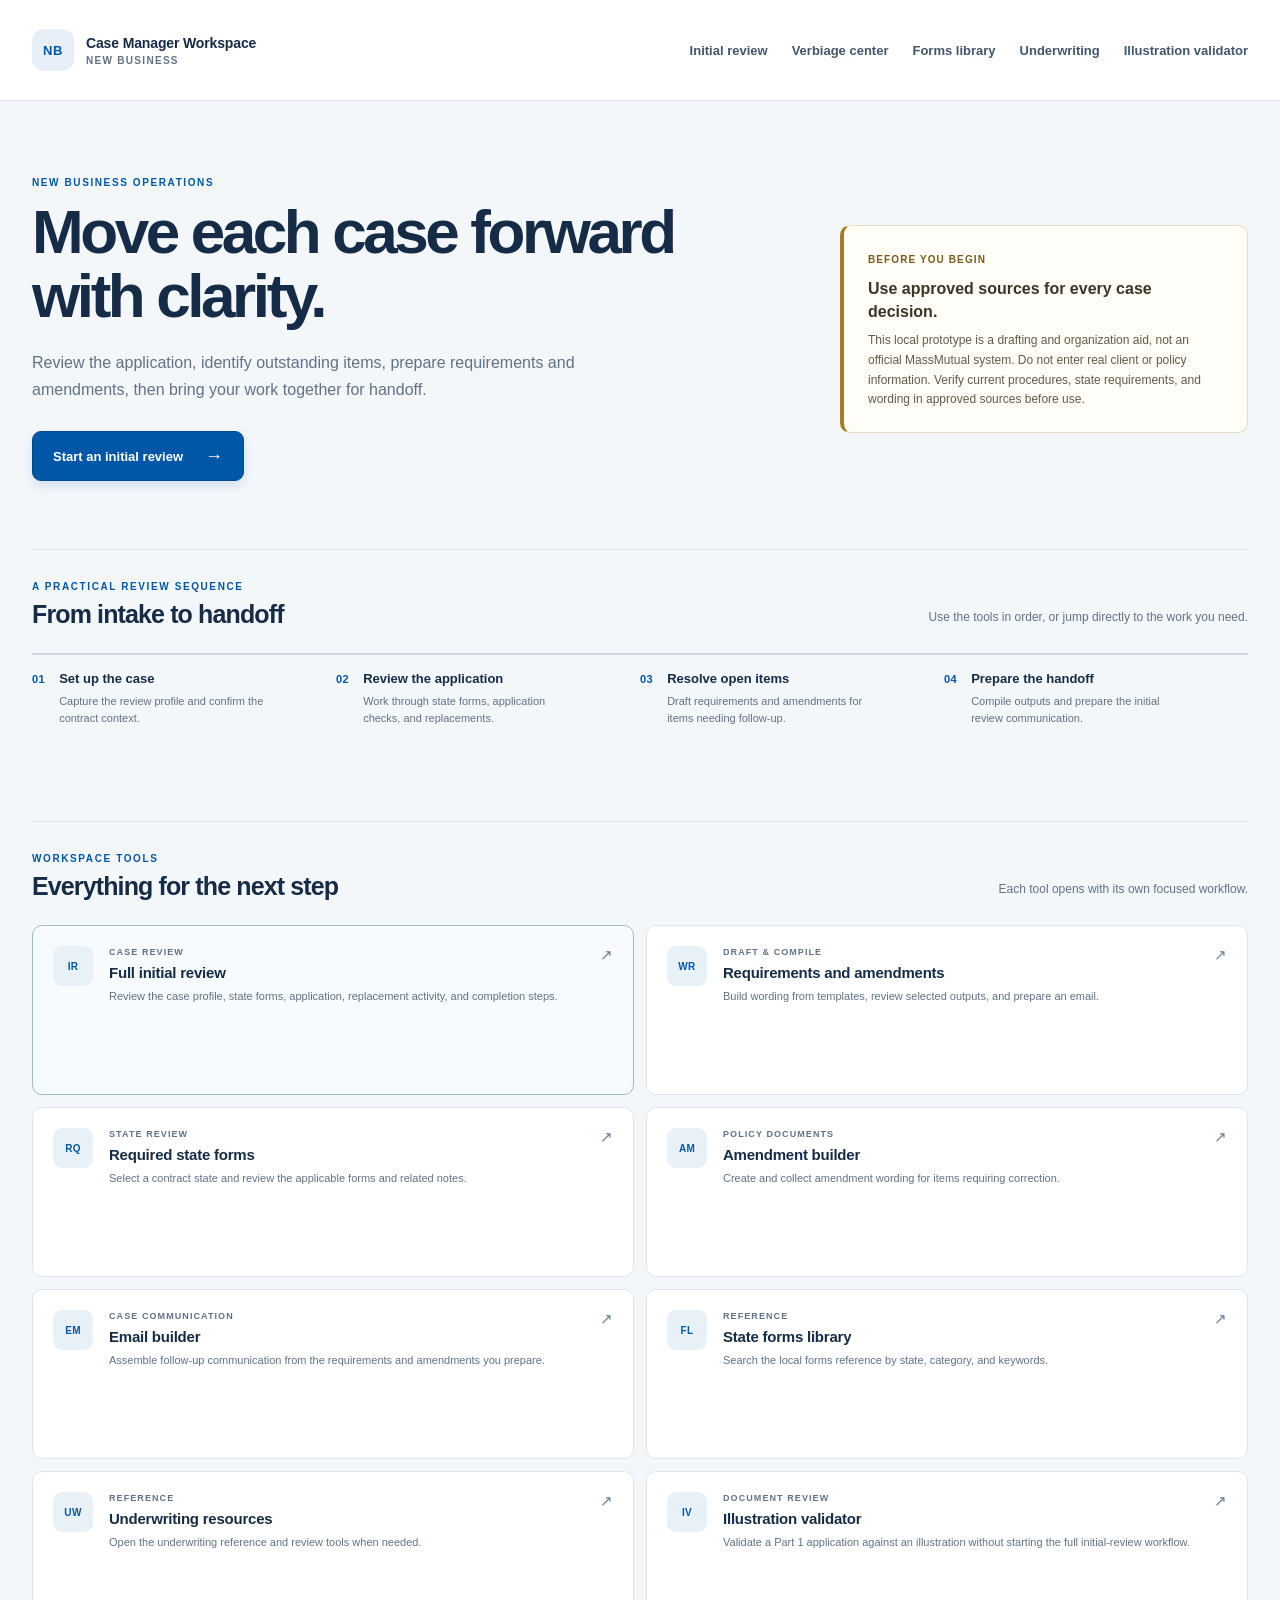
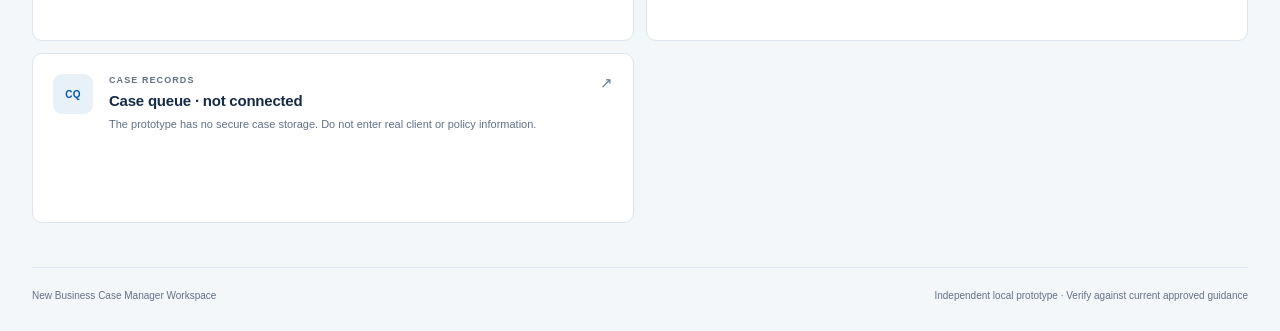
<file: index.html>
<!doctype html>
<html lang="en">
  <head>
    <meta charset="utf-8" />
    <meta name="viewport" content="width=device-width, initial-scale=1" />
    <meta http-equiv="refresh" content="0; url=home.html" />
    <link rel="canonical" href="home.html" />
    <title>Case Manager Workspace | New Business</title>
  </head>
  <body>
    <p>
      Redirecting to the
      <a href="home.html">Case Manager Workspace home page</a>…
    </p>
  </body>
</html>
</file>
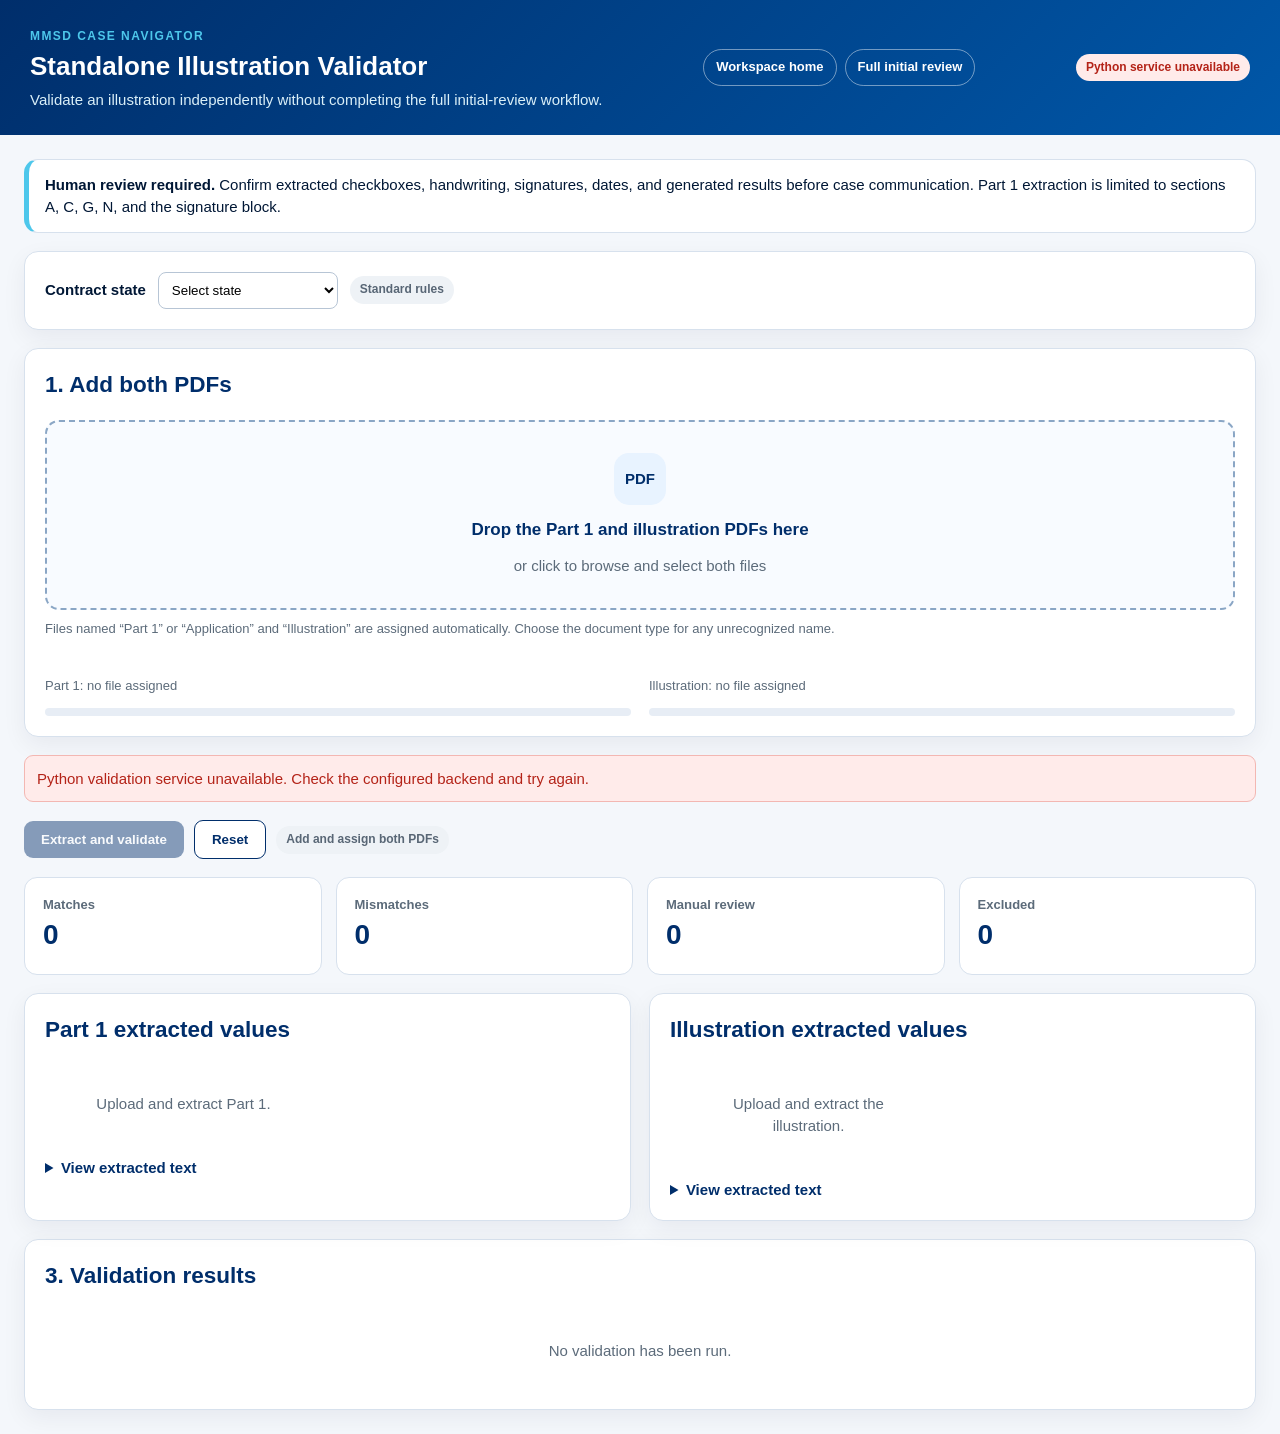
<file: Illustration Validation/templates/index.html>
<!doctype html>
<html lang="en">
  <head>
    <meta charset="utf-8" />
    <meta name="viewport" content="width=device-width, initial-scale=1" />
    <title>Standalone Illustration Validator | Case Manager Workspace</title>
    <link
      rel="stylesheet"
      href="../static/validation.css"/>
  </head>
  <body>
    <header>
      <div>
        <span class="eyebrow">MMSD Case Navigator</span>
        <h1>Standalone Illustration Validator</h1>
        <p>
          Validate an illustration independently without completing the full
          initial-review workflow.
        </p>
      </div>
      <nav class="page-links" aria-label="Workspace navigation">
        <a href="../../home.html">Workspace home</a>
        <a href="../../initial-review.html">Full initial review</a>
      </nav>
      <span id="serverBadge" class="status pending">
        Checking Python service…
      </span>
    </header>

    <main class="shell">
      <div class="notice">
        <strong>Human review required.</strong>
        Confirm extracted checkboxes, handwriting, signatures, dates, and
        generated results before case communication.
        Part 1 extraction is limited to sections A, C, G, N, and the signature
        block.
      </div>

      <section class="card controls">
        <label for="state"><strong>Contract state</strong></label>
        <select id="state">
          <option value="">Select state</option>
          <option value="NY">NY</option>
          <option value="Other">Other</option>
        </select>
        <span id="ruleBadge" class="status pending">Standard rules</span>
      </section>

      <section class="card upload-card">
        <h2>1. Add both PDFs</h2>
        <label id="documentsDrop" class="drop" tabindex="0">
          <span class="drop-icon">PDF</span>
          <span class="drop-title">Drop the Part 1 and illustration PDFs here</span>
          <span class="drop-hint">or click to browse and select both files</span>
          <input
            id="documentFiles"
            type="file"
            accept="application/pdf,.pdf"
            multiple />
        </label>
        <p class="meta">
          Files named “Part 1” or “Application” and “Illustration” are assigned
          automatically. Choose the document type for any unrecognized name.
        </p>
        <div id="documentList" class="file-list" aria-live="polite"></div>
        <div class="upload-progress-grid">
          <div>
            <div id="appMeta" class="meta">Part 1: no file selected</div>
            <div class="progress"><span id="appProgress"></span></div>
          </div>
          <div>
            <div id="illMeta" class="meta">Illustration: no file selected</div>
            <div class="progress"><span id="illProgress"></span></div>
          </div>
        </div>
      </section>

      <div id="errorBox" class="errorbox"></div>
      <div id="warningBox" class="warningbox" role="status" hidden></div>

      <div class="toolbar">
        <button id="extractBtn" class="btn" disabled>
          Extract and validate
        </button>
        <button id="resetBtn" class="btn secondary">Reset</button>
        <span id="runStatus" class="status pending">Waiting for two PDFs</span>
      </div>

      <section id="summaryCards" class="summary-grid" hidden>
        <article>
          <span>Matches</span>
          <strong id="matchCount">0</strong>
        </article>
        <article>
          <span>Mismatches</span>
          <strong id="mismatchCount">0</strong>
        </article>
        <article>
          <span>Manual review</span>
          <strong id="reviewCount">0</strong>
        </article>
        <article>
          <span>Excluded</span>
          <strong id="excludedCount">0</strong>
        </article>
      </section>

      <div class="grid">
        <section class="card">
          <h2>Part 1 extracted values</h2>
          <div id="appFields" class="fields">
            <div class="empty">Upload and extract Part 1.</div>
          </div>
          <details>
            <summary>View extracted text</summary>
            <textarea id="appText" readonly></textarea>
          </details>
        </section>
        <section class="card">
          <h2>Illustration extracted values</h2>
          <div id="illFields" class="fields">
            <div class="empty">Upload and extract the illustration.</div>
          </div>
          <details>
            <summary>View extracted text</summary>
            <textarea id="illText" readonly></textarea>
          </details>
        </section>
      </div>

      <section class="card full results-card">
        <h2>3. Validation results</h2>
        <div id="results" class="empty">No validation has been run.</div>
      </section>
    </main>
    <script src="../../scripts/validator-config.js?v=render-api-1"></script>
    <script src="../static/validation.js"></script>
  </body>
</html>
</file>
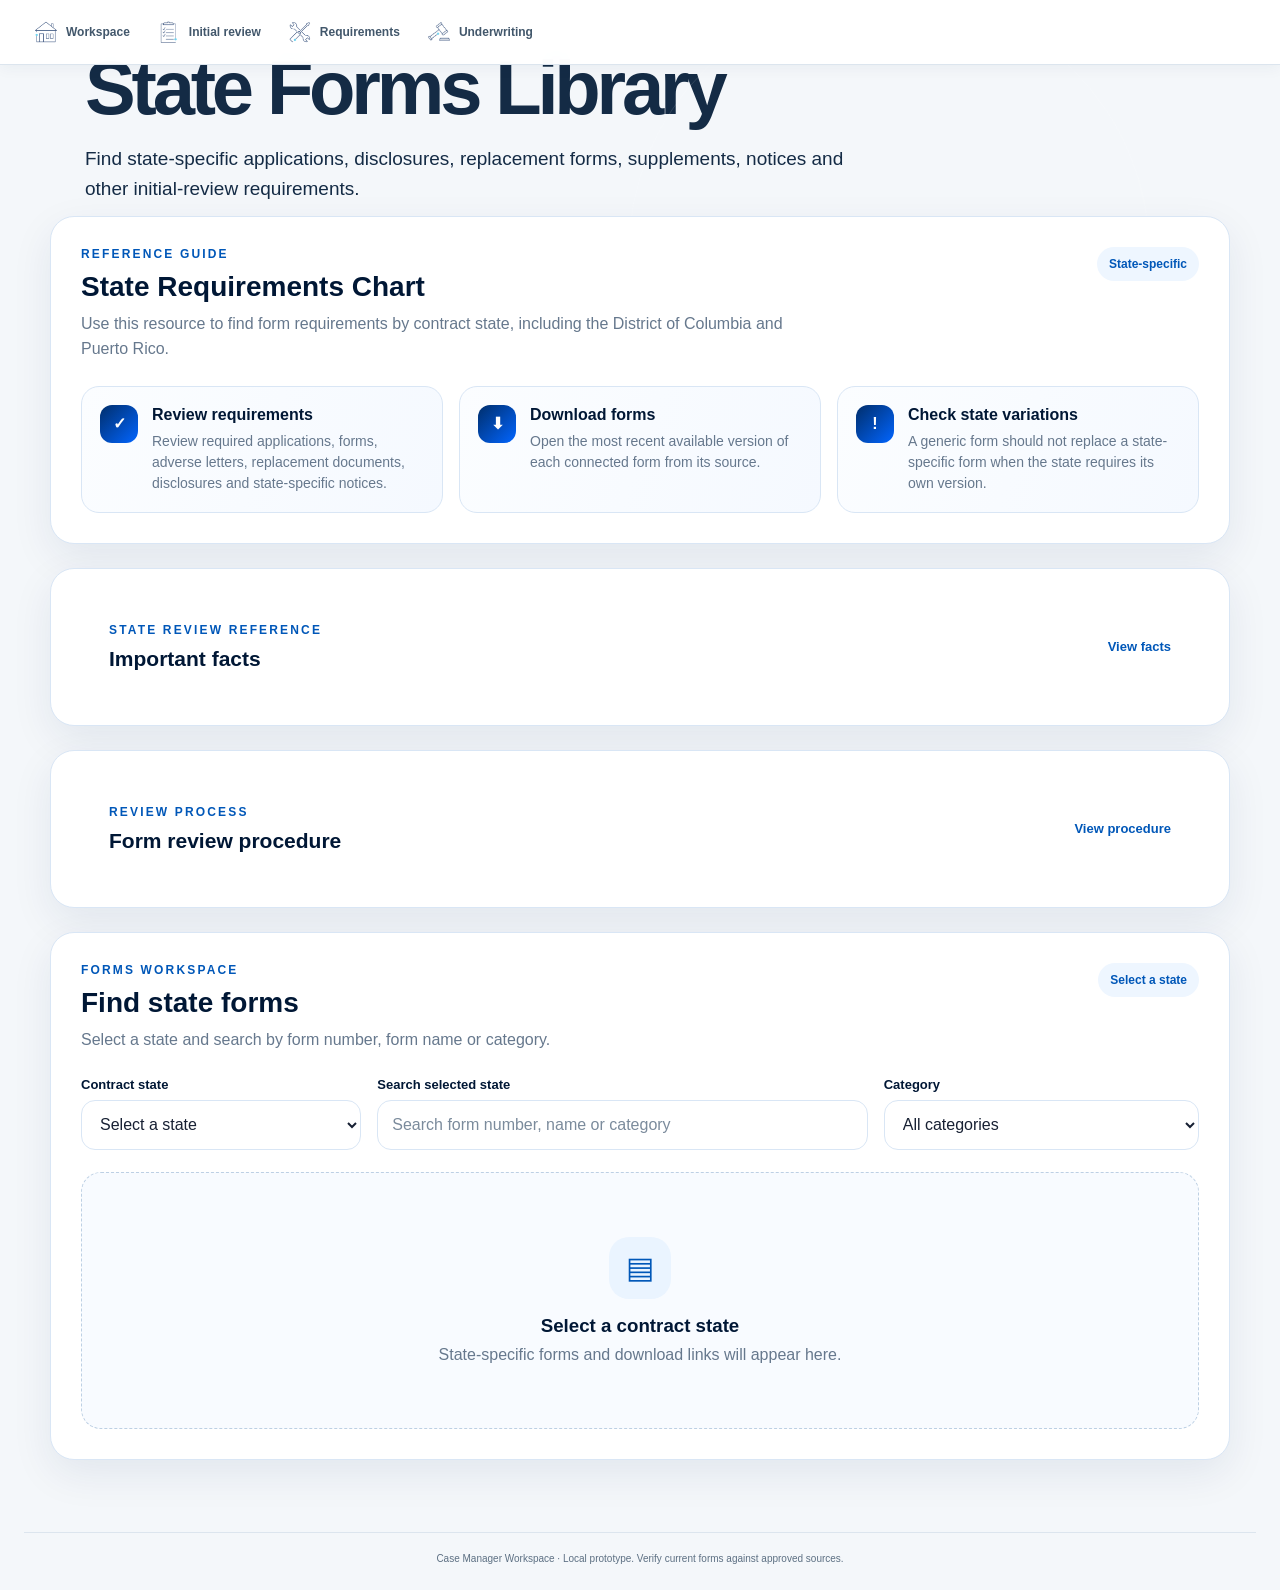
<file: forms-library.html>
<!doctype html>
<html lang="en">
<head>
    <meta charset="utf-8">

    <meta
        name="viewport"
        content="width=device-width, initial-scale=1">

    <title>State Forms Library | Case Manager Workspace</title>

    <meta name="description" content="Browse contract-state forms and supporting new business requirements.">
    <link rel="stylesheet" href="Styling/app.css"/>
    <link rel="stylesheet" href="Styling/forms-library.css"/>

</head>

<body class="forms-library-page">

    <!-- =====================================
         WORKBENCH NAVIGATION
    ====================================== -->

    <header class="ir-header">

        <nav class="ir-navigation" aria-label="Primary navigation">
        <ul>
          <li>
            <a href="home.html" title="Workspace home">
              <img alt="" src="images/home.png" />
              <span>Workspace</span>
            </a>
          </li>

          <li>
            <a href="initial-review.html" title="Initial review">
              <img alt="" src="images/Picture5.png" />
              <span>Initial review</span>
            </a>
          </li>

          <li>
            <a href="verbiage-only.html" title="Requirements and amendments">
              <img alt="" src="images/Picture8.png" />
              <span>Requirements</span>
            </a>
          </li>
          <li>
            <a href="UW.html" title="Underwriting review">
              <img alt="" src="images/UW.png" />
              <span>Underwriting</span>
            </a>
          </li>
        </ul>
      </nav>

    </header>


    <!-- =====================================
         PAGE HEADER
    ====================================== -->

    <section class="forms-hero">

        <div class="forms-hero__content">



            <h1>State Forms Library</h1>

            <p>
                Find state-specific applications, disclosures,
                replacement forms, supplements, notices and other
                initial-review requirements.
            </p>

        </div>

    </section>


    <main class="forms-shell">


        <!-- =====================================
             IMPORTANT INFORMATION
        ====================================== -->

        <section class="forms-card information-card">

            <div class="section-heading">

                <div>

                    <span class="section-eyebrow">
                        Reference guide
                    </span>

                    <h2>State Requirements Chart</h2>

                    <p>
                        Use this resource to find form requirements by
                        contract state, including the District of
                        Columbia and Puerto Rico.
                    </p>

                </div>

                <span class="reference-badge">
                    State-specific
                </span>

            </div>


            <div class="information-grid">

                <article class="information-panel">

                    <div class="panel-icon" aria-hidden="true">
                        ✓
                    </div>

                    <div>

                        <h3>Review requirements</h3>

                        <p>
                            Review required applications, forms,
                            adverse letters, replacement documents,
                            disclosures and state-specific notices.
                        </p>

                    </div>

                </article>


                <article class="information-panel">

                    <div class="panel-icon" aria-hidden="true">
                        ⬇
                    </div>

                    <div>

                        <h3>Download forms</h3>

                        <p>
                            Open the most recent available version of
                            each connected form from its source.
                        </p>

                    </div>

                </article>


                <article class="information-panel">

                    <div class="panel-icon" aria-hidden="true">
                        !
                    </div>

                    <div>

                        <h3>Check state variations</h3>

                        <p>
                            A generic form should not replace a
                            state-specific form when the state requires
                            its own version.
                        </p>

                    </div>

                </article>

            </div>

        </section>


        <!-- =====================================
             FACTS
        ====================================== -->

        <details class="forms-card reference-details">

            <summary>

                <span>

                    <span class="section-eyebrow">
                        State review reference
                    </span>

                    <strong>Important facts</strong>

                </span>

                <span class="summary-action">
                    View facts
                </span>

            </summary>

            <div class="details-content">

                <ol class="reference-list">

                    <li>
                        The Trust Certificate F6734 is used in all
                        states unless a state-specific version is
                        indicated.
                    </li>

                    <li>
                        The Absolute Assignment P4051 for an external
                        1035 exchange and Internal Surrender F6309 are
                        used in all states.
                    </li>

                    <li>
                        F7004 is used in all states unless a
                        state-specific version is indicated.
                    </li>

                    <li>
                        Backdating may be restricted by state and
                        product type.
                    </li>

                    <li>
                        Do not substitute a generic form when the state
                        requires a state-specific version.
                    </li>

                    <li>
                        Part 2 applications may have different versions.
                        Confirm the correct version for the case.
                    </li>

                    <li>
                        New York cases require additional illustration
                        and replacement review.
                    </li>

                </ol>

            </div>

        </details>


        <!-- =====================================
             REVIEW PROCEDURE
        ====================================== -->

        <details class="forms-card reference-details">

            <summary>

                <span>

                    <span class="section-eyebrow">
                        Review process
                    </span>

                    <strong>Form review procedure</strong>

                </span>

                <span class="summary-action">
                    View procedure
                </span>

            </summary>

            <div class="details-content">

                <ol class="procedure-list">

                    <li>

                        <strong>
                            Confirm that the complete form was submitted.
                        </strong>

                        <p>
                            Review every page. A signature page by itself
                            should not be treated as the complete form.
                        </p>

                    </li>

                    <li>

                        <strong>
                            Confirm the form version.
                        </strong>

                        <p>
                            When multiple versions exist, use the most
                            recent accepted version unless an approved
                            transition period applies.
                        </p>

                    </li>

                    <li>

                        <strong>
                            Review state-specific requirements.
                        </strong>

                        <p>
                            Select the contract state below to display
                            forms, notices, replacement guidance and
                            state-specific review notes.
                        </p>

                    </li>

                </ol>

            </div>

        </details>


        <!-- =====================================
             STATE SELECTOR + SEARCH
        ====================================== -->

        <section class="forms-card forms-workspace">

            <div class="section-heading">

                <div>

                    <span class="section-eyebrow">
                        Forms workspace
                    </span>

                    <h2>Find state forms</h2>

                    <p>
                        Select a state and search by form number,
                        form name or category.
                    </p>

                </div>

                <span
                    id="formResultCount"
                    class="result-count">

                    Select a state

                </span>

            </div>


            <div class="forms-toolbar">

                <div class="forms-field">

                    <label for="stateSelector">
                        Contract state
                    </label>

                    <select id="stateSelector">

                        <option value="">
                            Select a state
                        </option>

                        <option value="AL">Alabama</option>
                        <option value="AK">Alaska</option>
                        <option value="AZ">Arizona</option>
                        <option value="AR">Arkansas</option>
                        <option value="CA">California</option>
                        <option value="CO">Colorado</option>
                        <option value="CT">Connecticut</option>
                        <option value="DE">Delaware</option>
                        <option value="DC">District of Columbia</option>
                        <option value="FL">Florida</option>
                        <option value="GA">Georgia</option>
                        <option value="HI">Hawaii</option>
                        <option value="ID">Idaho</option>
                        <option value="IL">Illinois</option>
                        <option value="IN">Indiana</option>
                        <option value="IA">Iowa</option>
                        <option value="KS">Kansas</option>
                        <option value="KY">Kentucky</option>
                        <option value="LA">Louisiana</option>
                        <option value="ME">Maine</option>
                        <option value="MD">Maryland</option>
                        <option value="MA">Massachusetts</option>
                        <option value="MI">Michigan</option>
                        <option value="MN">Minnesota</option>
                        <option value="MS">Mississippi</option>
                        <option value="MO">Missouri</option>
                        <option value="MT">Montana</option>
                        <option value="NE">Nebraska</option>
                        <option value="NV">Nevada</option>
                        <option value="NH">New Hampshire</option>
                        <option value="NJ">New Jersey</option>
                        <option value="NM">New Mexico</option>
                        <option value="NY">New York</option>
                        <option value="NC">North Carolina</option>
                        <option value="ND">North Dakota</option>
                        <option value="OH">Ohio</option>
                        <option value="OK">Oklahoma</option>
                        <option value="OR">Oregon</option>
                        <option value="PA">Pennsylvania</option>
                        <option value="PR">Puerto Rico</option>
                        <option value="RI">Rhode Island</option>
                        <option value="SC">South Carolina</option>
                        <option value="SD">South Dakota</option>
                        <option value="TN">Tennessee</option>
                        <option value="TX">Texas</option>
                        <option value="UT">Utah</option>
                        <option value="VT">Vermont</option>
                        <option value="VA">Virginia</option>
                        <option value="WA">Washington</option>
                        <option value="WV">West Virginia</option>
                        <option value="WI">Wisconsin</option>
                        <option value="WY">Wyoming</option>

                    </select>

                </div>


                <div class="forms-field forms-search-field">

                    <label for="formSearch">
                        Search selected state
                    </label>

                    <input
                        id="formSearch"
                        type="search"
                        placeholder="Search form number, name or category"
                        autocomplete="off">

                </div>


                <div class="forms-field">

                    <label for="categoryFilter">
                        Category
                    </label>

                    <select id="categoryFilter">

                        <option value="all">
                            All categories
                        </option>

                        <option value="application">
                            Applications
                        </option>

                        <option value="designation">
                            Ownership and beneficiary
                        </option>

                        <option value="medical">
                            Medical and HIPAA
                        </option>

                        <option value="replacement">
                            Replacement
                        </option>

                        <option value="ltc">
                            Long-term care
                        </option>

                        <option value="supplement">
                            Supplements
                        </option>

                        <option value="disclosure">
                            Disclosures
                        </option>

                        <option value="other">
                            Other
                        </option>

                    </select>

                </div>

            </div>


            <!-- Selected-state notices appear here -->

            <div
                id="stateNoticePanel"
                class="state-notice-panel"
                hidden>
            </div>


            <!-- Forms rendered by JavaScript -->

            <div
                id="formsGrid"
                class="forms-grid">

                <div class="forms-empty-state">

                    <div
                        class="empty-state-icon"
                        aria-hidden="true">

                        ▤

                    </div>

                    <h3>Select a contract state</h3>

                    <p>
                        State-specific forms and download links will
                        appear here.
                    </p>

                </div>

            </div>

        </section>

    </main>


    <footer class="app-footer">
        Case Manager Workspace · Local prototype. Verify current forms against approved sources.
    </footer>


  <!-- Load template data before the engines that consume it. -->


  <script src="scripts/forms-library-data.js"></script>

   <script src="scripts/forms-library.js"></script>





</body>
</html>
</file>
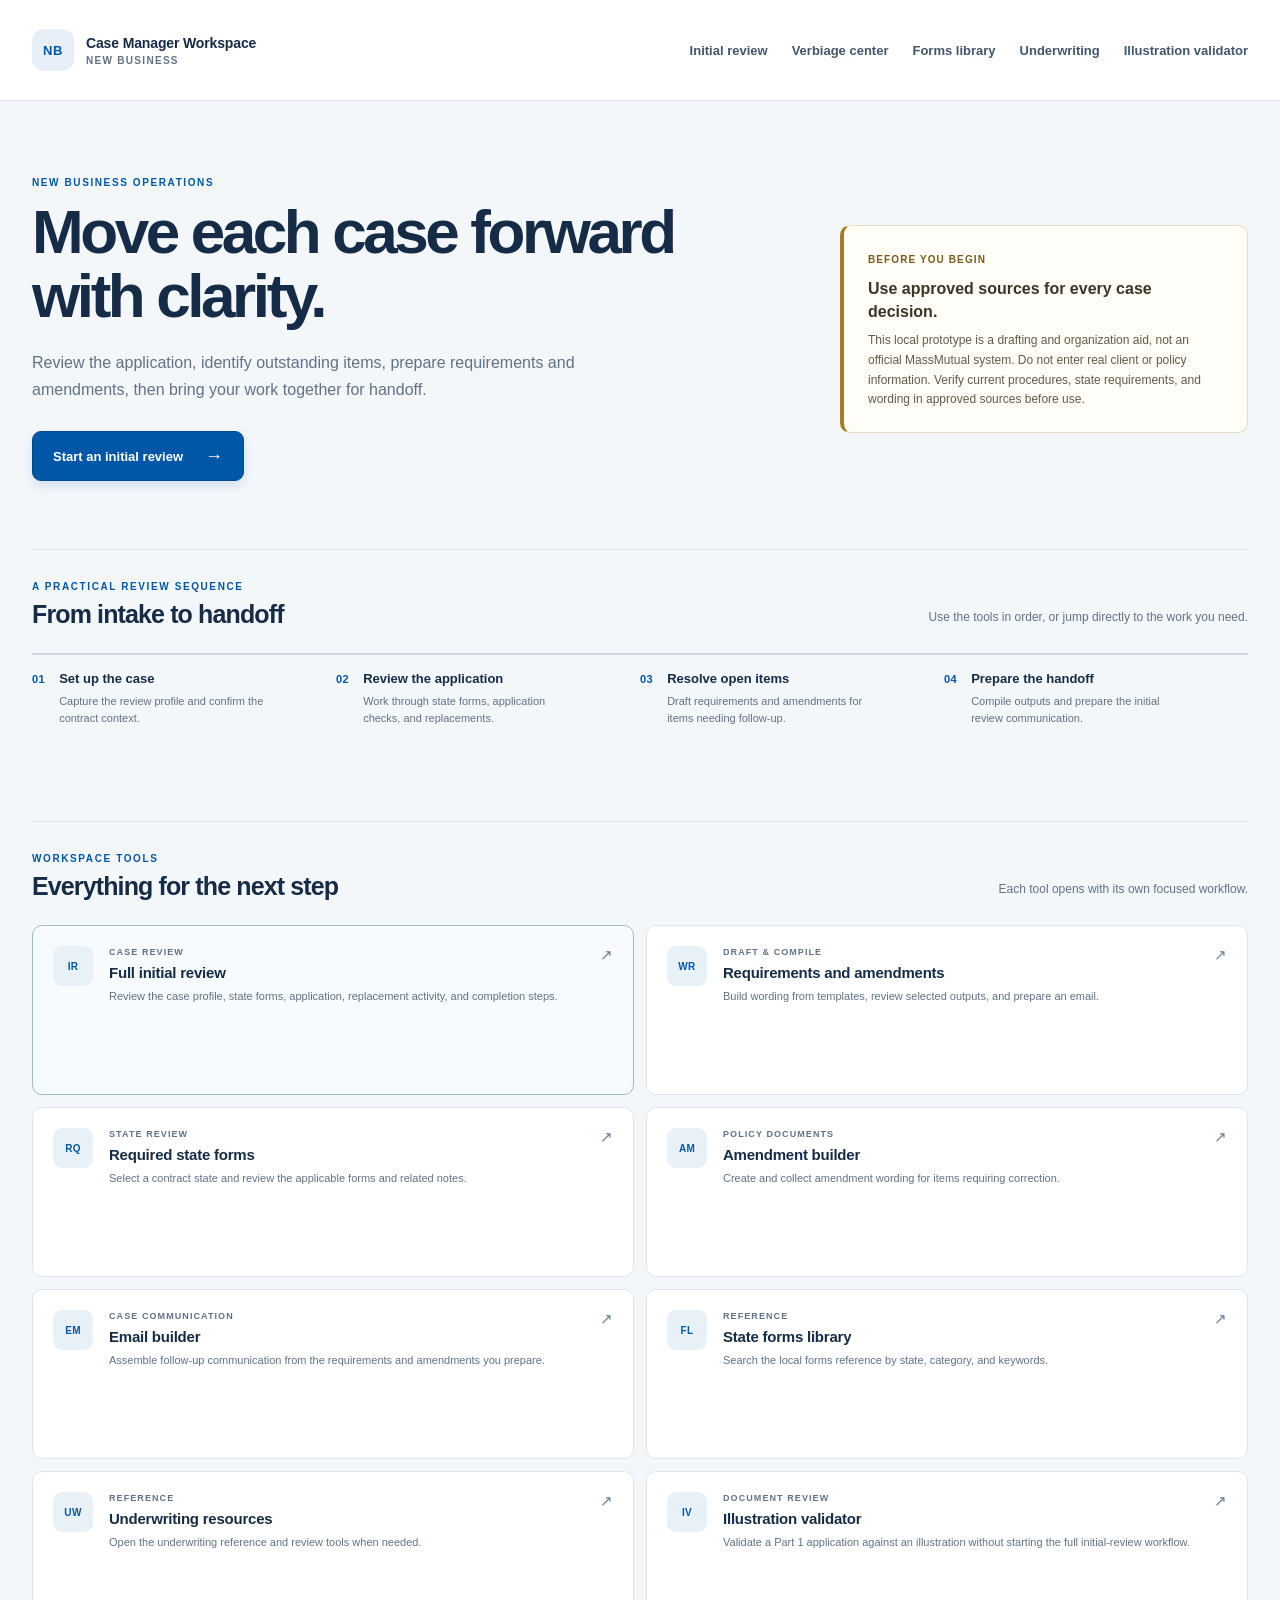
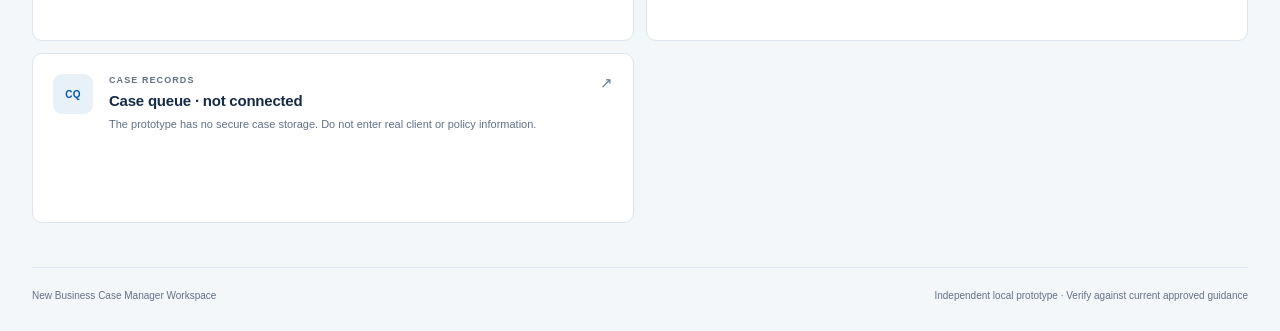
<file: home.html>
<!doctype html>
<html lang="en">
  <head>
    <meta charset="utf-8" />
    <meta name="viewport" content="width=device-width, initial-scale=1" />
    <meta
      name="description"
      content="A guided workspace for new-business case review, requirements, amendments, and reference tools."
    />
    <title>Case Manager Workspace | New Business</title>
    <link rel="stylesheet" href="Styling/home.css" />
  </head>
  <body class="home-dashboard">
    <a class="dashboard-skip-link" href="#main-content">Skip to workspace</a>

    <header class="dashboard-header">
      <a class="dashboard-brand" href="home.html" aria-label="Case Manager Workspace home" aria-current="page">
        <span class="dashboard-brand-mark" aria-hidden="true">NB</span>
        <span>
          <strong>Case Manager Workspace</strong>
          <small>NEW BUSINESS</small>
        </span>
      </a>
      <nav class="dashboard-nav" aria-label="Primary navigation">
        <a href="initial-review.html">Initial review</a>
        <a href="verbiage-only.html">Verbiage center</a>
        <a href="forms-library.html">Forms library</a>
        <a href="UW.html">Underwriting</a>
        <a href="Illustration%20Validation/templates/index.html">Illustration validator</a>
      </nav>
    </header>

    <main id="main-content" class="dashboard-main">
      <section class="dashboard-hero" aria-labelledby="dashboard-title">
        <div class="dashboard-hero-copy">
          <p class="dashboard-eyebrow">NEW BUSINESS OPERATIONS</p>
          <h1 id="dashboard-title">Move each case forward with clarity.</h1>
          <p class="dashboard-intro">
            Review the application, identify outstanding items, prepare
            requirements and amendments, then bring your work together for
            handoff.
          </p>
          <a class="dashboard-primary-action" href="initial-review.html">
            Start an initial review
            <span aria-hidden="true">→</span>
          </a>
        </div>
        <aside class="dashboard-callout" aria-label="Prototype and data handling notice">
          <span class="dashboard-callout-label">Before you begin</span>
          <h2>Use approved sources for every case decision.</h2>
          <p>
            This local prototype is a drafting and organization aid, not an
            official MassMutual system. Do not enter real client or policy
            information. Verify current procedures, state requirements, and
            wording in approved sources before use.
          </p>
        </aside>
      </section>

      <section class="workflow-section" aria-labelledby="workflow-title">
        <div class="dashboard-section-heading">
          <div>
            <p class="dashboard-eyebrow">A PRACTICAL REVIEW SEQUENCE</p>
            <h2 id="workflow-title">From intake to handoff</h2>
          </div>
          <p>Use the tools in order, or jump directly to the work you need.</p>
        </div>
        <ol class="workflow-steps">
          <li>
            <span class="workflow-step-number">01</span>
            <div>
              <h3>Set up the case</h3>
              <p>Capture the review profile and confirm the contract context.</p>
            </div>
          </li>
          <li>
            <span class="workflow-step-number">02</span>
            <div>
              <h3>Review the application</h3>
              <p>Work through state forms, application checks, and replacements.</p>
            </div>
          </li>
          <li>
            <span class="workflow-step-number">03</span>
            <div>
              <h3>Resolve open items</h3>
              <p>Draft requirements and amendments for items needing follow-up.</p>
            </div>
          </li>
          <li>
            <span class="workflow-step-number">04</span>
            <div>
              <h3>Prepare the handoff</h3>
              <p>Compile outputs and prepare the initial review communication.</p>
            </div>
          </li>
        </ol>
      </section>

      <section class="tools-section" aria-labelledby="tools-title">
        <div class="dashboard-section-heading">
          <div>
            <p class="dashboard-eyebrow">WORKSPACE TOOLS</p>
            <h2 id="tools-title">Everything for the next step</h2>
          </div>
          <p>Each tool opens with its own focused workflow.</p>
        </div>
        <div class="dashboard-tool-grid">
          <a class="dashboard-tool-card dashboard-tool-primary" href="initial-review.html">
            <span class="dashboard-tool-icon" aria-hidden="true">IR</span>
            <span class="dashboard-tool-content">
              <span class="dashboard-tool-kicker">CASE REVIEW</span>
              <strong>Full initial review</strong>
              <span>
                Review the case profile, state forms, application, replacement
                activity, and completion steps.
              </span>
            </span>
            <span class="dashboard-tool-arrow" aria-hidden="true">↗</span>
          </a>

          <a class="dashboard-tool-card" href="verbiage-only.html">
            <span class="dashboard-tool-icon" aria-hidden="true">WR</span>
            <span class="dashboard-tool-content">
              <span class="dashboard-tool-kicker">DRAFT &amp; COMPILE</span>
              <strong>Requirements and amendments</strong>
              <span>
                Build wording from templates, review selected outputs, and
                prepare an email.
              </span>
            </span>
            <span class="dashboard-tool-arrow" aria-hidden="true">↗</span>
          </a>

          <a class="dashboard-tool-card" href="verbiage-only.html#requiredFormsSection">
            <span class="dashboard-tool-icon" aria-hidden="true">RQ</span>
            <span class="dashboard-tool-content">
              <span class="dashboard-tool-kicker">STATE REVIEW</span>
              <strong>Required state forms</strong>
              <span>
                Select a contract state and review the applicable forms and
                related notes.
              </span>
            </span>
            <span class="dashboard-tool-arrow" aria-hidden="true">↗</span>
          </a>

          <a class="dashboard-tool-card" href="verbiage-only.html#amendmentsSection">
            <span class="dashboard-tool-icon" aria-hidden="true">AM</span>
            <span class="dashboard-tool-content">
              <span class="dashboard-tool-kicker">POLICY DOCUMENTS</span>
              <strong>Amendment builder</strong>
              <span>
                Create and collect amendment wording for items requiring
                correction.
              </span>
            </span>
            <span class="dashboard-tool-arrow" aria-hidden="true">↗</span>
          </a>

          <a class="dashboard-tool-card" href="verbiage-only.html#emailBuilder">
            <span class="dashboard-tool-icon" aria-hidden="true">EM</span>
            <span class="dashboard-tool-content">
              <span class="dashboard-tool-kicker">CASE COMMUNICATION</span>
              <strong>Email builder</strong>
              <span>
                Assemble follow-up communication from the requirements and
                amendments you prepare.
              </span>
            </span>
            <span class="dashboard-tool-arrow" aria-hidden="true">↗</span>
          </a>

          <a class="dashboard-tool-card" href="forms-library.html">
            <span class="dashboard-tool-icon" aria-hidden="true">FL</span>
            <span class="dashboard-tool-content">
              <span class="dashboard-tool-kicker">REFERENCE</span>
              <strong>State forms library</strong>
              <span>
                Search the local forms reference by state, category, and
                keywords.
              </span>
            </span>
            <span class="dashboard-tool-arrow" aria-hidden="true">↗</span>
          </a>

          <a class="dashboard-tool-card" href="UW.html">
            <span class="dashboard-tool-icon" aria-hidden="true">UW</span>
            <span class="dashboard-tool-content">
              <span class="dashboard-tool-kicker">REFERENCE</span>
              <strong>Underwriting resources</strong>
              <span>
                Open the underwriting reference and review tools when needed.
              </span>
            </span>
            <span class="dashboard-tool-arrow" aria-hidden="true">↗</span>
          </a>

          <a class="dashboard-tool-card" href="Illustration%20Validation/templates/index.html">
            <span class="dashboard-tool-icon" aria-hidden="true">IV</span>
            <span class="dashboard-tool-content">
              <span class="dashboard-tool-kicker">DOCUMENT REVIEW</span>
              <strong>Illustration validator</strong>
              <span>
                Validate a Part 1 application against an illustration without
                starting the full initial-review workflow.
              </span>
            </span>
            <span class="dashboard-tool-arrow" aria-hidden="true">↗</span>
          </a>

          <a class="dashboard-tool-card" href="mycases/cases.html">
            <span class="dashboard-tool-icon" aria-hidden="true">CQ</span>
            <span class="dashboard-tool-content">
              <span class="dashboard-tool-kicker">CASE RECORDS</span>
              <strong>Case queue · not connected</strong>
              <span>
                The prototype has no secure case storage. Do not enter real
                client or policy information.
              </span>
            </span>
            <span class="dashboard-tool-arrow" aria-hidden="true">↗</span>
          </a>
        </div>
      </section>
    </main>

    <footer class="dashboard-footer">
      <span>New Business Case Manager Workspace</span>
      <span>Independent local prototype · Verify against current approved guidance</span>
    </footer>
  </body>
</html>
</file>
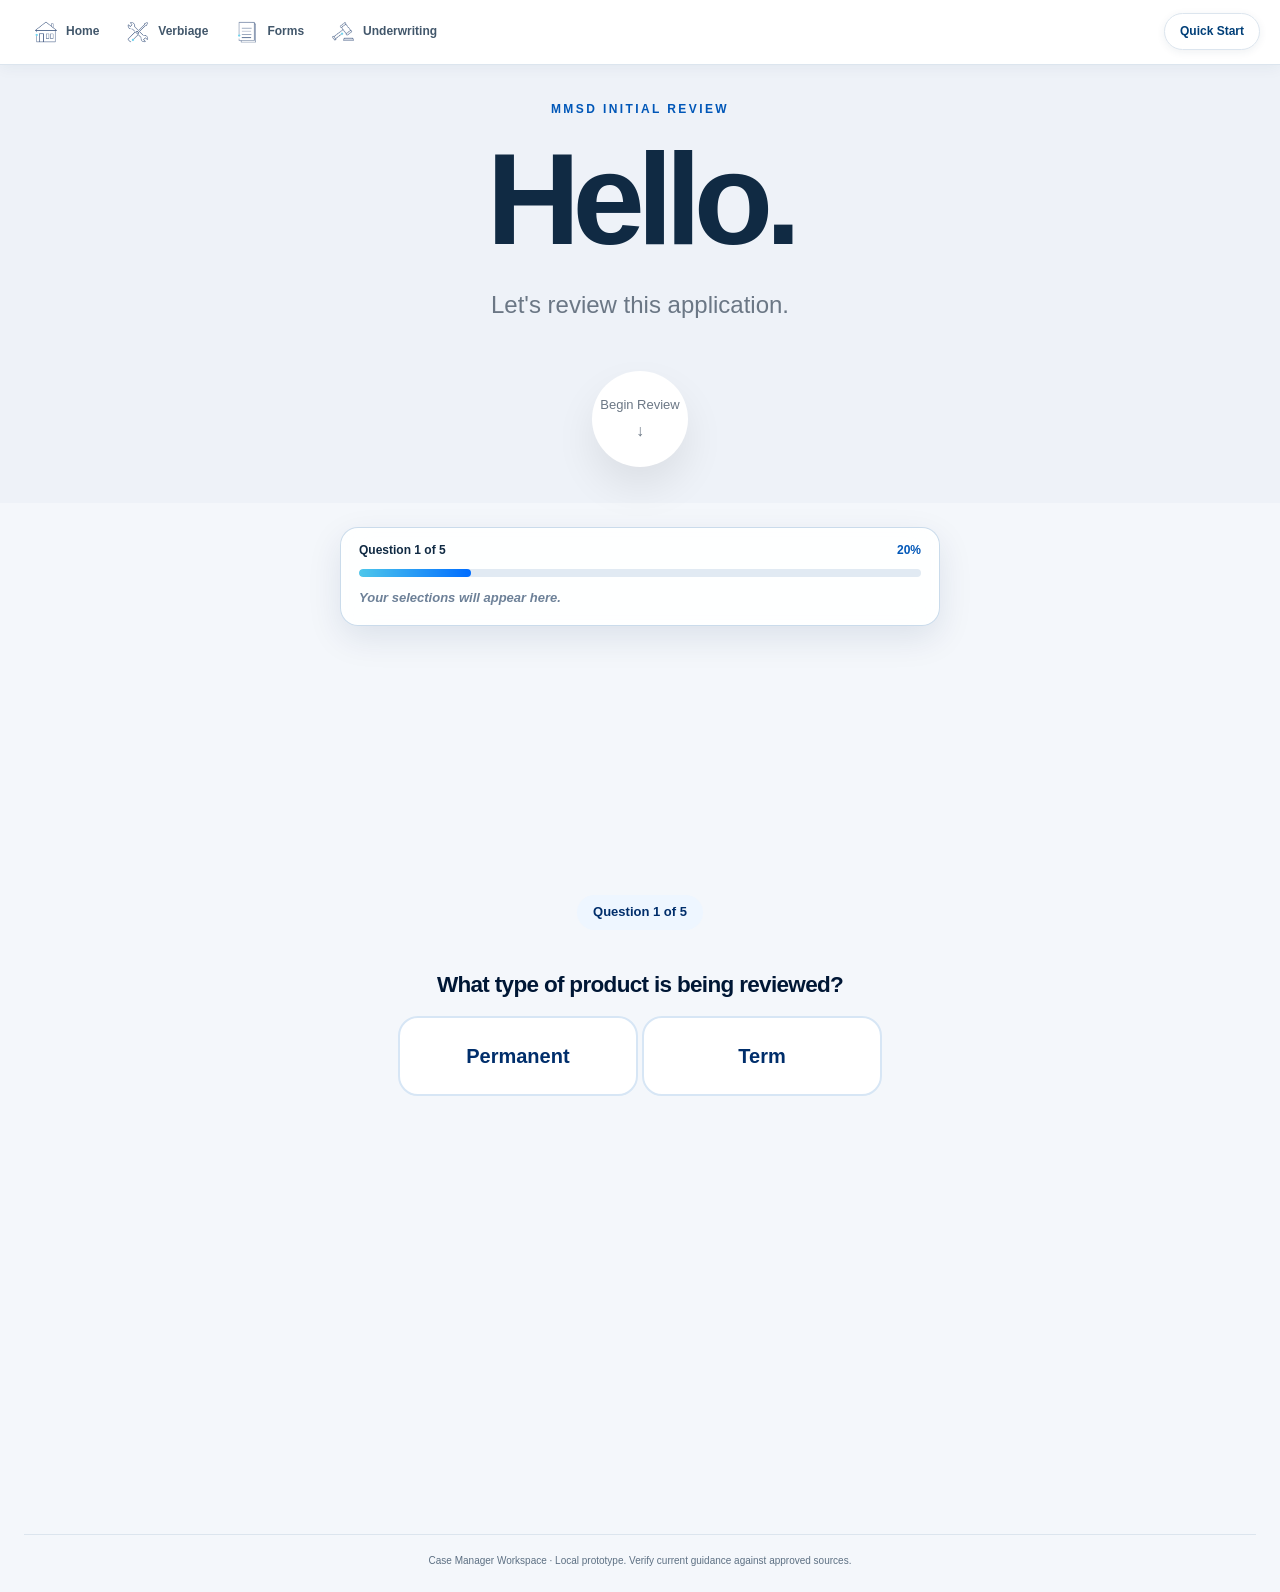
<file: initial-review.html>
<!doctype html>
<html lang="en">
<head>
<meta charset="utf-8"/>
<meta content="width=device-width, initial-scale=1.0" name="viewport"/>
<title>Initial Review | Case Manager Workspace</title>
<link href="Styling/app.css" rel="stylesheet"/>
<link href="Styling/workbench.css" rel="stylesheet"/>
<link href="/Illustration%20Validation/static/validation.css" rel="stylesheet"/>
</head>
<body>
<header class="ir-header ir-header-with-action">
<nav class="ir-navigation" aria-label="Primary navigation">
<ul>
<li>
<a href="home.html" title="Home">
<img alt="Home" src="images/home.png"/>
<span>Home</span>
</a>
</li>
<li>
<a href="verbiage-only.html" title="Verbiage center">
<img alt="Tools" src="images/Picture8.png"/>
<span>Verbiage</span>
</a>
</li>
<li>
<a href="forms-library.html" title="State forms library">
<img alt="" src="images/Picture6.png"/>
<span>Forms</span>
</a>
</li>
<li>
<a href="UW.html" title="Underwriting">
<img alt="Underwriting" src="images/UW.png"/>
<span>Underwriting</span>
</a>
</li>
</ul>
</nav>
<button class="quick-start-button" id="quickStartButton" type="button">
      Quick Start
    </button>
</header>
<section id="welcomeHero">
<div class="welcome-background"></div>
<div class="welcome-content">
<span class="welcome-eyebrow">MMSD INITIAL REVIEW</span>
<h1 class="welcome-title">Hello.</h1>
<p class="welcome-subtitle">Let's review this application.</p>
<button class="scroll-indicator" id="beginReviewButton" type="button">
<span>Begin Review</span>
<span aria-hidden="true" class="scroll-arrow">↓</span>
</button>
</div>
</section>
<main class="page-workspace">
<section id="qualificationFlow">
<div id="wizardProgressWrapper">
<div class="wizard-progress-top">
<span id="wizardProgressLabel">Question 1 of 5</span>
<span id="wizardProgressPercent">20%</span>
</div>
<div id="wizardProgress">
<div id="wizardProgressFill"></div>
</div>
<div aria-live="polite" class="wizard-answer-summary" id="wizardAnswerSummary">
<span class="wizard-answer-empty">
              Your selections will appear here.
            </span>
</div>
</div>
<section class="question-panel active" id="questionProduct">
<div class="question-container">
<span class="question-counter">Question 1 of 5</span>
<h2>What type of product is being reviewed?</h2>
<div class="question-options">
<button class="question-option" data-product="perm" type="button">
                Permanent
              </button>
<button class="question-option" data-product="term" type="button">
                Term
              </button>
</div>
</div>
</section>
<section class="question-panel" hidden="" id="questionState">
<div class="question-container">
<span class="question-counter">Question 2 of 5</span>
<h2>What is the Contract State?</h2>
<div class="question-select-wrapper">
<select id="contractState" name="contractState">
<option value="">Select State</option>
<option value="AL">Alabama</option>
<option value="AK">Alaska</option>
<option value="AZ">Arizona</option>
<option value="AR">Arkansas</option>
<option value="CA">California</option>
<option value="CO">Colorado</option>
<option value="CT">Connecticut</option>
<option value="DE">Delaware</option>
<option value="DC">District of Columbia</option>
<option value="FL">Florida</option>
<option value="GA">Georgia</option>
<option value="HI">Hawaii</option>
<option value="ID">Idaho</option>
<option value="IL">Illinois</option>
<option value="IN">Indiana</option>
<option value="IA">Iowa</option>
<option value="KS">Kansas</option>
<option value="KY">Kentucky</option>
<option value="LA">Louisiana</option>
<option value="ME">Maine</option>
<option value="MD">Maryland</option>
<option value="MA">Massachusetts</option>
<option value="MI">Michigan</option>
<option value="MN">Minnesota</option>
<option value="MS">Mississippi</option>
<option value="MO">Missouri</option>
<option value="MT">Montana</option>
<option value="NE">Nebraska</option>
<option value="NV">Nevada</option>
<option value="NH">New Hampshire</option>
<option value="NJ">New Jersey</option>
<option value="NM">New Mexico</option>
<option value="NY">New York</option>
<option value="NC">North Carolina</option>
<option value="ND">North Dakota</option>
<option value="OH">Ohio</option>
<option value="OK">Oklahoma</option>
<option value="OR">Oregon</option>
<option value="PA">Pennsylvania</option>
<option value="PR">Puerto Rico</option>
<option value="RI">Rhode Island</option>
<option value="SC">South Carolina</option>
<option value="SD">South Dakota</option>
<option value="TN">Tennessee</option>
<option value="TX">Texas</option>
<option value="UT">Utah</option>
<option value="VT">Vermont</option>
<option value="VA">Virginia</option>
<option value="WA">Washington</option>
<option value="WV">West Virginia</option>
<option value="WI">Wisconsin</option>
<option value="WY">Wyoming</option>
</select>
</div>
</div>
</section>
<section class="question-panel" hidden="" id="questionBot">
<div class="question-container">
<span class="question-counter">Question 3 of 5</span>
<h2>Is this a BOT case?</h2>
<div class="question-options">
<button class="question-option" data-bot="yes" type="button">
                Yes
              </button>
<button class="question-option" data-bot="no" type="button">
                No
              </button>
</div>
</div>
</section>
<section class="question-panel" hidden="" id="questionReplacement">
<div class="question-container">
<span class="question-counter">Question 4 of 5</span>
<h2>Does this case involve a replacement?</h2>
<div class="question-options">
<button class="question-option" data-replacement="none" type="button">
                No Replacement
              </button>
<button class="question-option" data-replacement="internal" type="button">
                Internal Replacement
              </button>
<button class="question-option" data-replacement="external" type="button">
                External Replacement
              </button>
</div>
</div>
</section>
<section class="question-panel" hidden="" id="questionInsured">
<div class="question-container">
<span class="question-counter">Question 5 of 5</span>
<h2>How many insureds are on the application?</h2>
<div class="question-options">
<button class="question-option" data-insured="single" type="button">
                Single
              </button>
<button class="question-option" data-insured="joint" type="button">
                Joint
              </button>
</div>
</div>
</section>
</section>
<div hidden="" id="caseProfileData">
<input id="selectedProduct" type="hidden"/>
<input id="selectedState" type="hidden"/>
<input id="selectedBOT" type="hidden"/>
<input id="selectedReplacement" type="hidden"/>
<input id="selectedInsuredType" type="hidden"/>
</div>
<section class="summary-card" hidden="" id="qualificationSummary">
<h3>Case Profile</h3>
<div class="profile-summary-grid" id="qualificationSummaryContent"></div>
</section>
<section id="qualificationComplete">
<div class="completion-container">
<h2>Perfect.</h2>
<p>Your review workspace is ready.</p>
<button id="launchWorkbench">Begin Review</button>
</div>
</section>
<section class="review-workspace" hidden="" id="reviewWorkbench">
<div class="workbench-shell">
<header class="workspace-header">
<div class="workspace-title">
<span class="workspace-eyebrow">CASE MANAGER WORKBENCH</span>
<h1>Initial Review Workspace</h1>
<span id="progressText">0 of 0 steps complete</span>
</div>
<div class="workspace-progress">
<div class="progress-track">
<div id="progressFill"></div>
</div>
</div>
</header>
<div class="workspace-layout">
<aside class="review-sidebar">
<button class="step-btn active" data-target="dashboardSection" type="button">
                Dashboard
              </button>
<button class="step-btn" data-target="caseSetupSection" type="button">
                Case Setup
              </button>
<button class="step-btn" data-target="stateRequirements" type="button">
                State Forms
              </button>
<button class="step-btn" data-target="trexReview" type="button">
                TREX Review
              </button>
<button class="step-btn" data-target="polarisReplacementCheckSection" type="button">
                Polaris Check
              </button>
<button class="step-btn" data-target="requirementsSection" type="button">
                Requirements
              </button>
<button class="step-btn" data-target="amendmentsSection" type="button">
                Amendments
              </button>
<button class="step-btn" data-target="bingoSection" type="button">
                BINGO
              </button>
<button class="step-btn" data-target="reviewOutputPackage" type="button">
                Output Package
              </button>
<button class="step-btn" data-target="emailSection" type="button">
                Email
              </button>
</aside>
<div class="workspace-main"><section class="setup-notice" hidden="" id="incompleteSetupNotice">
<div>
<strong>Case setup is incomplete</strong>
<p>
                    Complete the onboarding questions before using
                    state-specific or case-specific review tools.
                  </p>
</div>
<button id="returnToSetup" type="button">
                  Complete Case Setup
                </button>
</section><section class="workspace-card" id="dashboardSection">
<div class="workspace-section-heading">
<div>
<span class="workspace-eyebrow">REVIEW STATUS</span>
<h2>Case Dashboard</h2>
</div>
</div>
<div class="dashboard-grid">
<div class="stat-card timer-stat running">
<div class="timer-card-header">
<span class="stat-label">Review Time</span>
<span class="timer-status-pill" id="timerStatusBadge">
<span class="timer-status-dot"></span>
                        Running
                      </span>
</div>
<strong id="dashboardTimer">00:00</strong>
<div class="timer-mini-actions">
<button id="startReviewTimer" type="button">Start</button>
<button id="pauseReviewTimer" type="button">Pause</button>
</div>
</div>
<div class="stat-card">
<span class="stat-label">Reviewed</span>
<strong id="reviewedCountCard">0</strong>
</div>
<div class="stat-card">
<span class="stat-label">Remaining</span>
<strong id="remainingCountCard">0</strong>
</div>
<div class="stat-card">
<span class="stat-label">NIGOs</span>
<strong id="dashboardIssueCount">0</strong>
</div>
</div>
</section><section class="workspace-card case-setup-card" id="caseSetupSection">
<div class="workspace-section-heading">
<div>
<span class="workspace-eyebrow">CASE PROFILE</span>
<h2>Case Setup</h2>
</div>
<span class="case-profile-status" id="caseProfileStatus">Ready</span>
</div>
<div class="case-profile-grid">
<div class="case-profile-field"><span class="case-profile-label">Product</span><strong id="profileProduct">Not selected</strong></div>
<div class="case-profile-field"><span class="case-profile-label">Contract State</span><strong id="profileState">Not selected</strong></div>
<div class="case-profile-field"><span class="case-profile-label">BOT Case</span><strong id="profileBOT">Not selected</strong></div>
<div class="case-profile-field"><span class="case-profile-label">Replacement</span><strong id="profileReplacement">Not selected</strong></div>
<div class="case-profile-field"><span class="case-profile-label">Insured Type</span><strong id="profileInsured">Not selected</strong></div>
</div>
<hr class="section-divider"/>
<div class="case-setup-grid-equal">
<div class="case-field"><label for="policyNumber">Policy Number</label><input autocomplete="off" id="policyNumber" type="text"/></div>
<div class="case-field"><label for="insuredName">Insured</label><input autocomplete="off" id="insuredName" type="text"/></div>
</div>
<div class="case-setup-grid-equal">
<div class="case-field">
<label for="ownerType">Owner</label>
<select id="ownerType">
<option value="insured">Insured</option><option value="otherIndividual">Other Individual</option>
<option value="trust">Trust</option><option value="business">Business / Entity</option>
</select>
</div>
<div class="case-field">
<label for="beneficiaryOther">Beneficiary</label>
<select id="beneficiaryOther"><option value="no">Part 1 Beneficiary Information</option><option value="yes">E-2 Other Selected</option></select>
</div>
<div class="case-field"><label for="purposeOfInsurance">Purpose of Insurance</label><input autocomplete="off" id="purposeOfInsurance" type="text"/></div>
</div>
<div class="setup-subcard" hidden="" id="additionalInsuredSection">
<h3>Additional Insured</h3>
<div class="case-setup-grid-two">
<div class="case-field"><label for="additionalInsuredName">Additional Insured Name</label><input id="additionalInsuredName" type="text"/></div>
<div class="case-field"><label for="additionalInsuredRiskClass">Additional Insured Risk Class</label><select id="additionalInsuredRiskClass">
<option value="">Select Risk Class</option>
<option value="Ultra Preferred Non-Tobacco">Ultra Preferred Non-Tobacco</option>
<option value="Select Preferred Non-Tobacco/Preferred Non-Smoker">Select Preferred Non-Tobacco/Preferred Non-Smoker</option>
<option value="Standard Non-Tobacco/Juvenile">Standard Non-Tobacco/Juvenile</option>
<option value="Select Preferred Tobacco">Select Preferred Tobacco</option>
<option value="Tobacco">Tobacco</option>
</select></div>
</div>
</div>
<div class="case-setup-grid-equal">
<div class="case-field"><label for="riskClass">Risk Class</label><select id="riskClass">
<option value="">Select Risk Class</option>
<option value="Ultra Preferred Non-Tobacco">Ultra Preferred Non-Tobacco</option>
<option value="Select Preferred Non-Tobacco/Preferred Non-Smoker">Select Preferred Non-Tobacco/Preferred Non-Smoker</option>
<option value="Standard Non-Tobacco/Juvenile">Standard Non-Tobacco/Juvenile</option>
<option value="Select Preferred Tobacco">Select Preferred Tobacco</option>
<option value="Tobacco">Tobacco</option>
</select></div>
<div class="case-field">
<label for="policyDating">Policy Dating</label>
<select id="policyDating"><option value="">Select Policy Dating</option><option value="saveAge">Save Age</option><option value="currentDate">Current Date</option><option value="specificDate">Specific Date</option></select>
</div>
<div class="case-field">
<label for="illustrationStatus">Illustration included?</label>
<select id="illustrationStatus"><option value="">Select</option><option value="yes">Yes</option><option value="no">No</option><option value="notReceived">Not Received</option></select>
<small class="field-guidance" id="illustrationGuidance"></small>
</div>
</div>
<div class="save-age-panel" hidden="" id="saveAgeFields">
<div class="save-age-heading"><h3>Save Age Calculator</h3><p>Enter the insured's birth month and day and the Part 1 signature date.</p></div>
<div class="save-age-alert" hidden="" id="saveAgeEligibilityWarning"></div>
<div class="save-age-grid">
<div class="case-field"><label for="birthMonth">Birth Month</label><select id="birthMonth"><option value="">Select Month</option><option value="1">January</option><option value="2">February</option><option value="3">March</option><option value="4">April</option><option value="5">May</option><option value="6">June</option><option value="7">July</option><option value="8">August</option><option value="9">September</option><option value="10">October</option><option value="11">November</option><option value="12">December</option></select></div>
<div class="case-field"><label for="birthDay">Birth Day</label><select id="birthDay"><option value="">Select Day</option><option value="1">1</option><option value="2">2</option><option value="3">3</option><option value="4">4</option><option value="5">5</option><option value="6">6</option><option value="7">7</option><option value="8">8</option><option value="9">9</option><option value="10">10</option><option value="11">11</option><option value="12">12</option><option value="13">13</option><option value="14">14</option><option value="15">15</option><option value="16">16</option><option value="17">17</option><option value="18">18</option><option value="19">19</option><option value="20">20</option><option value="21">21</option><option value="22">22</option><option value="23">23</option><option value="24">24</option><option value="25">25</option><option value="26">26</option><option value="27">27</option><option value="28">28</option><option value="29">29</option><option value="30">30</option><option value="31">31</option></select></div>
<div class="case-field"><label for="part1SignDate">Part 1 Sign Date</label><input id="part1SignDate" type="date"/></div>
<div class="case-field"><label for="saveAge1035">1035 Exchange</label><select id="saveAge1035"><option value="no">No</option><option value="yes">Yes</option></select></div>
<div class="case-field"><label for="saveAgeDate">Calculated Save Age Date</label><input id="saveAgeDate" placeholder="Calculated automatically" readonly="" type="text"/></div>
<div class="case-field"><label for="saveAgeEligibility">Eligibility</label><input id="saveAgeEligibility" placeholder="Calculated automatically" readonly="" type="text"/></div>
</div>
<div class="save-age-results">
<div><span class="save-age-result-label">Age Changes After</span><strong id="ageChangeDate">--</strong></div>
<div><span class="save-age-result-label">Backdating Duration</span><strong id="saveAgeDuration">--</strong></div>
<div><span class="save-age-result-label">Processing Guidance</span><strong id="saveAgeGuidance">Enter the Save Age information.</strong></div>
</div>
<p class="save-age-message" id="saveAgeMessage">Enter the insured's birth month and day and the Part 1 signature date.</p>
</div>
<div class="save-age-panel" hidden="" id="specificDateFields">
<div class="case-field"><label for="specificPolicyDate">Requested Policy Date</label><input id="specificPolicyDate" type="date"/></div>
</div>
<details class="card collapsible-card" hidden="" id="Illustration-Validation" open>
<!-- ======================================================
     ILLUSTRATION VALIDATION
====================================================== -->
<section
    id="illustrationValidationSection"
    class="review-section illustration-validation-section">
    <div class="iv-workflow-card">

    <div class="iv-workflow-top">

        <div>

            <span class="iv-label">
                Illustration Review
            </span>

            <h3>
                Validation Status
            </h3>

        </div>

        <div
            id="irValidatorServiceStatus"
            class="validation-status validation-status-neutral">

            Checking service...

        </div>

    </div>

    <div class="iv-file-status-grid">

        <div class="iv-file-status">

            <span>
                Application
            </span>

            <strong id="applicationUploadStatus">
                Not Uploaded
            </strong>

        </div>

        <div class="iv-file-status">

            <span>
                Illustration
            </span>

            <strong id="illustrationUploadStatus">
                Not Uploaded
            </strong>

        </div>



    </div>

    <div class="iv-progress-section">

        <div class="iv-progress-header">


  <div>
    <span>Extraction Progress</span>

    <small id="ivProgressMessage">
      Ready to begin
    </small>
  </div>

  <div class="iv-progress-numbers">
    <strong id="ivProgressPercent">
      0%
    </strong>

    <span id="ivEstimatedTime">
      Estimated time remaining: calculating…
    </span>
  </div>
</div>

        <div class="iv-progress-track">

            <div
                id="ivProgressFill"
                class="iv-progress-fill">
            </div>

        </div>

    </div>

    <div class="iv-step-list">

        <div
            id="stepReadApplication"
            class="iv-step pending">

            <span class="step-icon">○</span>

            Reading Application

        </div>

        <div
            id="stepReadIllustration"
            class="iv-step pending">

            <span class="step-icon">○</span>

            Reading Illustration

        </div>

        <div
            id="stepCompareValues"
            class="iv-step pending">

            <span class="step-icon">○</span>

            Comparing Values

        </div>

        <div
            id="stepReviewOutput"
            class="iv-step pending">

            <span class="step-icon">○</span>

            Creating Review Output

        </div>

    </div>

</div>

<div class="validation-upload-grid single-upload">
    <article class="validation-upload-card">
        <div class="validation-upload-heading">
            <span class="validation-step">PDFs</span>
            <div>
                <h3>Part 1 and Sales Illustration</h3>
                <p>Drop both PDFs together, or select them at the same time.</p>
            </div>
        </div>
        <label
            id="irDocumentDropZone"
            class="validation-drop-zone"
            for="irDocumentFiles">
            <span class="validation-drop-icon"><img src="images/upload.png" alt=""></span>
            <strong>Drop both PDFs here</strong>
            <span>Select the Part 1 application and matching illustration.</span>
            <input
                id="irDocumentFiles"
                type="file"
                accept="application/pdf,.pdf"
                multiple>
        </label>
        <p class="validation-file-meta">
            Recognized filenames are assigned automatically. Confirm each
            document type below before validating.
        </p>
        <div id="irDocumentList" class="validation-document-list" aria-live="polite"></div>
        <div id="irApplicationFileMeta" class="validation-file-meta" hidden>No application selected</div>
        <div id="irIllustrationFileMeta" class="validation-file-meta" hidden>No illustration selected</div>
    </article>
</div>


    <div
        id="irValidationError"
        class="validation-error"
        hidden
    ></div>

    <div class="validation-action-bar">
        <button
            id="irRunValidationButton"
            class="btn btn-primary"
            type="button"
            disabled
        >
            Extract &amp; Validate
        </button>

        <button
            id="irResetValidationButton"
            class="btn btn-secondary"
            type="button"
        >
            Reset Validation
        </button>

        <span
            id="irValidationRunStatus"
            class="validation-status validation-status-pending"
        >
            Waiting for both PDFs
        </span>
    </div>

    <div
        id="irValidationSummary"
        class="validation-summary-grid"
        hidden
    >
        <article class="validation-summary-card validation-summary-match">
            <span>Matches</span>
            <strong id="irMatchCount">0</strong>
        </article>

        <article class="validation-summary-card validation-summary-mismatch">
            <span>Mismatches</span>
            <strong id="irMismatchCount">0</strong>
        </article>

        <article class="validation-summary-card validation-summary-review">
            <span>Manual review</span>
            <strong id="irReviewCount">0</strong>
        </article>

        <article class="validation-summary-card validation-summary-excluded">
            <span>Not applicable</span>
            <strong id="irExcludedCount">0</strong>
        </article>
    </div>

    <!-- Extracted information -->
    <div
        id="irExtractedValuesArea"
        class="validation-extracted-grid"
        hidden
    >
        <article class="validation-results-card">
            <h3>Part 1 extracted values</h3>

            <div
                id="irApplicationExtractedFields"
                class="validation-fields-grid"
            ></div>

            <details class="validation-text-details">
                <summary>
                    View extracted Part 1 text
                </summary>

                <textarea
                    id="irApplicationExtractedText"
                    readonly
                ></textarea>
            </details>
        </article>

        <article class="validation-results-card">
            <h3>Illustration extracted values</h3>

            <div
                id="irIllustrationExtractedFields"
                class="validation-fields-grid"
            ></div>

            <details class="validation-text-details">
                <summary>
                    View extracted illustration text
                </summary>

                <textarea
                    id="irIllustrationExtractedText"
                    readonly
                ></textarea>
            </details>


    <section><!-- Comparison table -->
    <article
        id="irValidationResultsCard"
        class="validation-results-card"
        hidden
    >
        <div class="validation-results-heading">
            <div>
                <h3>Comparison results</h3>

                <p>
                    Values marked for review or mismatch require
                    reviewer confirmation.
                </p>
            </div>

            <button
                id="irAddValidationRequirementButton"
                class="btn btn-secondary"
                type="button"
                hidden
            >
                Add Mismatches to Requirements
            </button>
        </div>

        <div
            id="irValidationComparisonResults"
            class="validation-table-wrapper"
        ></div>
    </article>
</section>
</div>
</details>
</section><section class="workbench-section" hidden="" id="nyReviewDashboard">
<div class="section-header">
<h2>New York Review</h2>
<p>State-specific Initial Review workflow.</p>
</div>
<div class="review-card" id="nyReplacementStatusCard">
<h3>NY Replacement Status</h3>
<p>
                    Replacement processing is completed within the Polaris Check
                    and Replacement Review workspace.
                  </p>
<div class="summary-grid">
<div>
<label>Replacement Status</label>
<span id="nyReplacementStatus">
                        No Replacement Identified
                      </span>
</div>
<div>
<label>Replacement Type</label>
<span id="nyReplacementType">N/A</span>
</div>
</div>
</div>
<!-- ===================================== -->
<!-- BOT REVIEW -->
<!-- ===================================== -->
<div class="review-card" id="botReviewSection">
<h3>BOT Review</h3>
<label>
<input type="checkbox">
                    BOT Notes Reviewed
                  </input></label>
<label>
<input type="checkbox">
                    Exceptions Reviewed
                  </input></label>
<label>
<input type="checkbox">
                    Follow Up Required
                  </input></label>
<label>
<input type="checkbox">
                    BOT Review Complete
                  </input></label>
<textarea id="botReviewNotes" placeholder="BOT review notes here"></textarea>
</div>
<!-- ===================================== -->
<!-- SUITABILITY -->
<!-- ===================================== -->
<div class="review-card" id="suitabilitySection">
<h3>Suitability</h3>
<label>
<input name="suitabilityStatus" type="radio" value="igo"/>

                    IGO
                  </label>
<label>
<input name="suitabilityStatus" type="radio" value="nigo"/>

                    NIGO
                  </label>
<label>
<input name="suitabilityStatus" type="radio" value="pending"/>

                    Pending
                  </label>
<textarea id="suitabilityNotes" placeholder="Suitability notes"></textarea>
</div>
<!-- ===================================== -->
<!-- SALES ILLUSTRATION REVIEW -->
<!-- ===================================== -->
<div class="review-status" id="nyReviewStatus">
                  Ready For Review
                </div>
<div class="ny-illustration-review">
<h4>NY Illustration Review</h4>
<label>
<input id="nyIllustrationSigned" type="checkbox"/>
                    Signed Illustration Submitted
                  </label>
<label>
<input id="nyIllustrationOwner" type="checkbox"/>
                    Signed by Correct Party
                  </label>
<label>
<input id="nyIllustrationDate" type="checkbox"/>
                    Dated
                  </label>
<label>
<input id="nyBeforePart1" type="checkbox"/>
                    Signed On/Before Part 1
                  </label>
</div>
</section><section class="workspace-card" id="tlirSection">
<div class="workspace-section-heading">
<h2>
            Temporary Life Insurance Receipt
        </h2>
</div>
<div class="case-field">
<label for="tlirReceived">

            TLIR Received?

        </label>
<select id="tlirReceived">
<option value="">
                Select
            </option>
<option value="yes">
                Yes
            </option>
<option value="no">
                No
            </option>
</select>
</div>
</section><details class="workspace-card" id="stateRequirements">
<summary>
<span id="stateRequirementSummary">State Requirements</span>
</summary>
<div hidden="" id="stateImportantNotices"></div>
<div hidden="" id="stateNotes"></div>
<div class="state-requirement-meta">
<span>Applicable Forms</span>
<strong id="applicableFormCount">0</strong>
</div>
<div id="requiredForms"></div>
<div hidden="" id="reviewCompletionBanner">
                  State form review complete.
                </div>
</details><section class="workspace-card" id="openNigoPanel">
<div class="workspace-section-heading">
<h2>Open NIGOs</h2>
<span id="openNigoCount">0</span>
</div>
<div id="openNigoList">
<div class="nigo-empty">No documented NIGOs</div>
</div>
</section><section class="workspace-card" hidden="" id="polarisReplacementCheckSection">
<div class="workspace-section-heading">
<div>
<span class="workspace-eyebrow">REPLACEMENT REVIEW</span>
<h2>Polaris &amp; Replacement Review</h2>
</div>
</div>
<p>
                  Review Polaris and determine whether any replacement activity
                  exists that was not disclosed on the application.
                </p>
<label>
<input id="polarisReviewCompleted" type="checkbox"/>

                  Polaris Review Completed
                </label>
<div class="replacement-review-grid">
<div class="review-card">
<h3>Replacement Status</h3>
<label>
<input name="reviewReplacementStatus" type="radio" value="none"/>

                      No Replacement
                    </label>
<label>
<input name="reviewReplacementStatus" type="radio" value="internal"/>

                      Internal Replacement
                    </label>
<label>
<input name="reviewReplacementStatus" type="radio" value="external"/>

                      External Replacement
                    </label>
<label>
<input id="undisclosedReplacement" type="checkbox"/>

                      Undisclosed Replacement Identified
                    </label>
</div>
<div class="review-card">
<h3>Replacement Information</h3>
<label>Replaced Carrier</label>
<input id="replacedCarrier" type="text"/>
<label>Policy Number</label>
<input id="replacedPolicyNumber" type="text"/>
<label>Face Amount</label>
<input id="replacedFaceAmount" type="text"/>
<label>Notes</label>
<textarea id="replacementNotes" rows="5"></textarea>
</div>
</div>
<!-- INTERNAL REPLACEMENT -->
<div class="review-card" hidden="" id="internalReplacementSection">
<h3>Internal Replacement Review</h3>
<label>
<input type="checkbox"/>
                    Existing Policy Reviewed
                  </label>
<label>
<input type="checkbox"/>
                    Client History Reviewed
                  </label>
<label>
<input type="checkbox"/>
                    Inforce Illustration Reviewed
                  </label>
<label>
<input type="checkbox"/>
                    Replacement Tab Updated
                  </label>
<label>
<input type="checkbox"/>
                    Commission Review Completed
                  </label>
<label>
<input type="checkbox"/>
                    GA Memo Needed
                  </label>
<label>
<input type="checkbox"/>
                    Surrender Endorsement Reviewed
                  </label>
</div>
<!-- EXTERNAL REPLACEMENT -->
<div class="review-card" hidden="" id="externalReplacementSection">
<h3>External Replacement Review</h3>
<label>
<input type="checkbox"/>
                    Existing Carrier Identified
                  </label>
<label>
<input type="checkbox"/>
                    Replacement Notification Sent
                  </label>
<label>
<input type="checkbox"/>
                    Carrier Fax Sent
                  </label>
<label>
<input type="checkbox"/>
                    Fax Confirmation Received
                  </label>
<label>
<input type="checkbox"/>
                    Follow-Up Required
                  </label>
<label>
<input type="checkbox"/>
                    Replacement Letter Sent
                  </label>
</div>
<!-- 1035 EXCHANGE -->
<div class="review-card" id="exchangeSection">
<h3>1035 Exchange</h3>
<label>
<input id="is1035Exchange" type="checkbox"/>

                    1035 Exchange
                  </label>
<label>
<input type="checkbox"/>
                    P4051 Received
                  </label>
<label>
<input type="checkbox"/>
                    P4051 IGO
                  </label>
<label>
<input type="checkbox"/>
                    Loan Carryover Reviewed
                  </label>
</div>
<!-- GENERATED REQUIREMENTS -->
<div class="review-card">
<h3>Replacement Requirements</h3>
<textarea id="replacementRequirementOutput" readonly="" rows="8"></textarea>
<button id="copyReplacementRequirement" type="button">
                    Copy Requirement
                  </button>
</div>
</section><div hidden="" id="requirementBuilderParking">
<div class="vc-card" id="nigoRequirementBuilder">
<h3>Requirement Builder</h3>
<div class="vc-field">
<label>
                Active Form
            </label>
<div id="activeNigoFormDisplay">
                Select a form marked NIGO.
            </div>
</div>
<div class="vc-field">
<label for="globalRequirementTemplate">
                Requirement Template
            </label>
<select id="globalRequirementTemplate">
<option value="">
                    Select Requirement
                </option>
</select>
</div>
<button id="favoriteRequirementButton" type="button">

            ♡

        </button>
<div id="globalRequirementFields"></div>
<textarea id="globalGeneratedRequirement" readonly="" rows="6">
        </textarea>
<div class="vc-actions">
<button id="addGlobalRequirement" type="button">

                Add Requirement

            </button>
<button id="copyGlobalRequirement" type="button">

                Copy Requirement

            </button>
</div>
<div id="requirementSaveStatus"></div>
</div>
</div><div id="nigoAmendmentBuilder">
<section class="workspace-card">
<h3>
            Amendment Builder
        </h3>
<label for="globalAmendmentTemplate">
            Form
        </label>
<select id="globalAmendmentTemplate">
<option value="">
                Select Form
            </option>
</select>
<div id="globalAmendmentFields"></div>
<textarea id="globalGeneratedAmendment" readonly="" rows="8">
        </textarea>
</section>
</div><section class="workspace-card" id="bingoSection">
<h2>BINGO Review</h2>
<p>BINGO review content will be added here.</p>
</section><section class="workspace-card" id="reviewNotesSection">
<h2>Initial Review Notes</h2>
<textarea id="initialReviewNotes" placeholder="Initial review notes will appear here." rows="8"></textarea>
<div class="buttons">
<button id="copyInitialReviewNotes" type="button">
                    Copy Notes
                  </button>
</div>
<div aria-live="polite" class="copy-status" id="initialReviewNotesStatus"></div>
</section><details class="workspace-card" id="reviewOutputPackage">
<summary>Review Output Package</summary>
<div class="output-package-summary">
<span id="reviewOutputStatus">No Outputs</span>
<strong id="compiledTotalCount">0</strong>
</div>
<section class="compiled-output-section">
<div class="compiled-output-heading">
<span id="compiledAmendmentBadge">0 amendments</span>
<span id="compiledAmendmentCount">0</span>
</div>
<textarea id="compiledAmendments" readonly="" rows="10"></textarea>
<button disabled="" id="copyAllAmendments" type="button">
                    Copy All Amendments
                  </button>
</section>
<section class="compiled-output-section">
<div class="compiled-output-heading">
<span id="compiledRequirementBadge">0 requirements</span>
<span id="compiledRequirementCount">0</span>
</div>
<textarea id="compiledRequirements" readonly="" rows="10"></textarea>
<button disabled="" id="copyAllRequirements" type="button">
                    Copy All Requirements
                  </button>
</section>
<div aria-live="polite" class="copy-status" id="reviewOutputCopyStatus"></div>
</details><section class="workspace-card" id="emailSection">
<h2>Initial Review Email</h2>
<button id="generateEmail" type="button">Generate Email</button>
<div class="email-preview" contenteditable="true" id="emailOutput"></div>
<button id="copyEmail" type="button">Copy Email</button>
</section></div>
</div>
</div></section>
</main>
<div class="quick-start-modal" hidden="" id="quickStartModal">
<div class="quick-start-panel">
<div class="quick-start-header">
<img alt="Quick Start" src="images/qs.png"/>
<div>
<h2>Quick Start</h2>
<p>Launch directly into the review workspace.</p>
</div>
</div>
<div class="quick-start-grid">
<label>
            Product
            <select id="qsProduct">
<option value="perm">Permanent</option>
<option value="term">Term</option>
</select>
</label>
<label>
            State
            <select id="qsState">
<option value="">Select State</option>
<option value="AL">Alabama</option>
<option value="AK">Alaska</option>
<option value="AZ">Arizona</option>
<option value="AR">Arkansas</option>
<option value="CA">California</option>
<option value="CO">Colorado</option>
<option value="CT">Connecticut</option>
<option value="DE">Delaware</option>
<option value="DC">District of Columbia</option>
<option value="FL">Florida</option>
<option value="GA">Georgia</option>
<option value="HI">Hawaii</option>
<option value="ID">Idaho</option>
<option value="IL">Illinois</option>
<option value="IN">Indiana</option>
<option value="IA">Iowa</option>
<option value="KS">Kansas</option>
<option value="KY">Kentucky</option>
<option value="LA">Louisiana</option>
<option value="ME">Maine</option>
<option value="MD">Maryland</option>
<option value="MA">Massachusetts</option>
<option value="MI">Michigan</option>
<option value="MN">Minnesota</option>
<option value="MS">Mississippi</option>
<option value="MO">Missouri</option>
<option value="MT">Montana</option>
<option value="NE">Nebraska</option>
<option value="NV">Nevada</option>
<option value="NH">New Hampshire</option>
<option value="NJ">New Jersey</option>
<option value="NM">New Mexico</option>
<option value="NY">New York</option>
<option value="NC">North Carolina</option>
<option value="ND">North Dakota</option>
<option value="OH">Ohio</option>
<option value="OK">Oklahoma</option>
<option value="OR">Oregon</option>
<option value="PA">Pennsylvania</option>
<option value="PR">Puerto Rico</option>
<option value="RI">Rhode Island</option>
<option value="SC">South Carolina</option>
<option value="SD">South Dakota</option>
<option value="TN">Tennessee</option>
<option value="TX">Texas</option>
<option value="UT">Utah</option>
<option value="VT">Vermont</option>
<option value="VA">Virginia</option>
<option value="WA">Washington</option>
<option value="WV">West Virginia</option>
<option value="WI">Wisconsin</option>
<option value="WY">Wyoming</option>
</select>
</label>
<label>
            BOT Case
            <select id="qsBOT">
<option value="yes">Yes</option>
<option value="no">No</option>
</select>
</label>
<label>
            Replacement
            <select id="qsReplacement">
<option value="none">No Replacement</option>
<option value="internal">Internal Replacement</option>
<option value="external">External Replacement</option>
</select>
</label>
<label>
            Insured Type
            <select id="qsInsured">
<option value="single">Single</option>
<option value="joint">Joint</option>
</select>
</label>
<div class="quick-start-actions">
<button id="launchQuickStart" type="button">
              Launch Workspace
            </button>
<button id="closeQuickStart" type="button">Cancel</button>
</div>
</div>
</div>
</div>
<footer class="app-footer">Case Manager Workspace · Local prototype. Verify current guidance against approved sources.</footer>
<!-- Onboarding -->
<script src="scripts/scroll.js"></script>
<script src="scripts/onboarding.js"></script>
<!-- Data and template foundation -->
<script src="scripts/library.js"></script>
<!-- Workbench engines -->
<script src="scripts/amendment-engine.js"></script>
<script src="scripts/stateLoader.js"></script>
<script src="scripts/validator-config.js?v=render-api-1"></script>
<script src="scripts/illustration-validation.js"></script>
<!-- Core review workflow -->
<script src="scripts/initial-review.js"></script>
<!-- Output and supporting tools -->
<script src="scripts/review-output-package.js"></script>

</body>
</html>
</file>
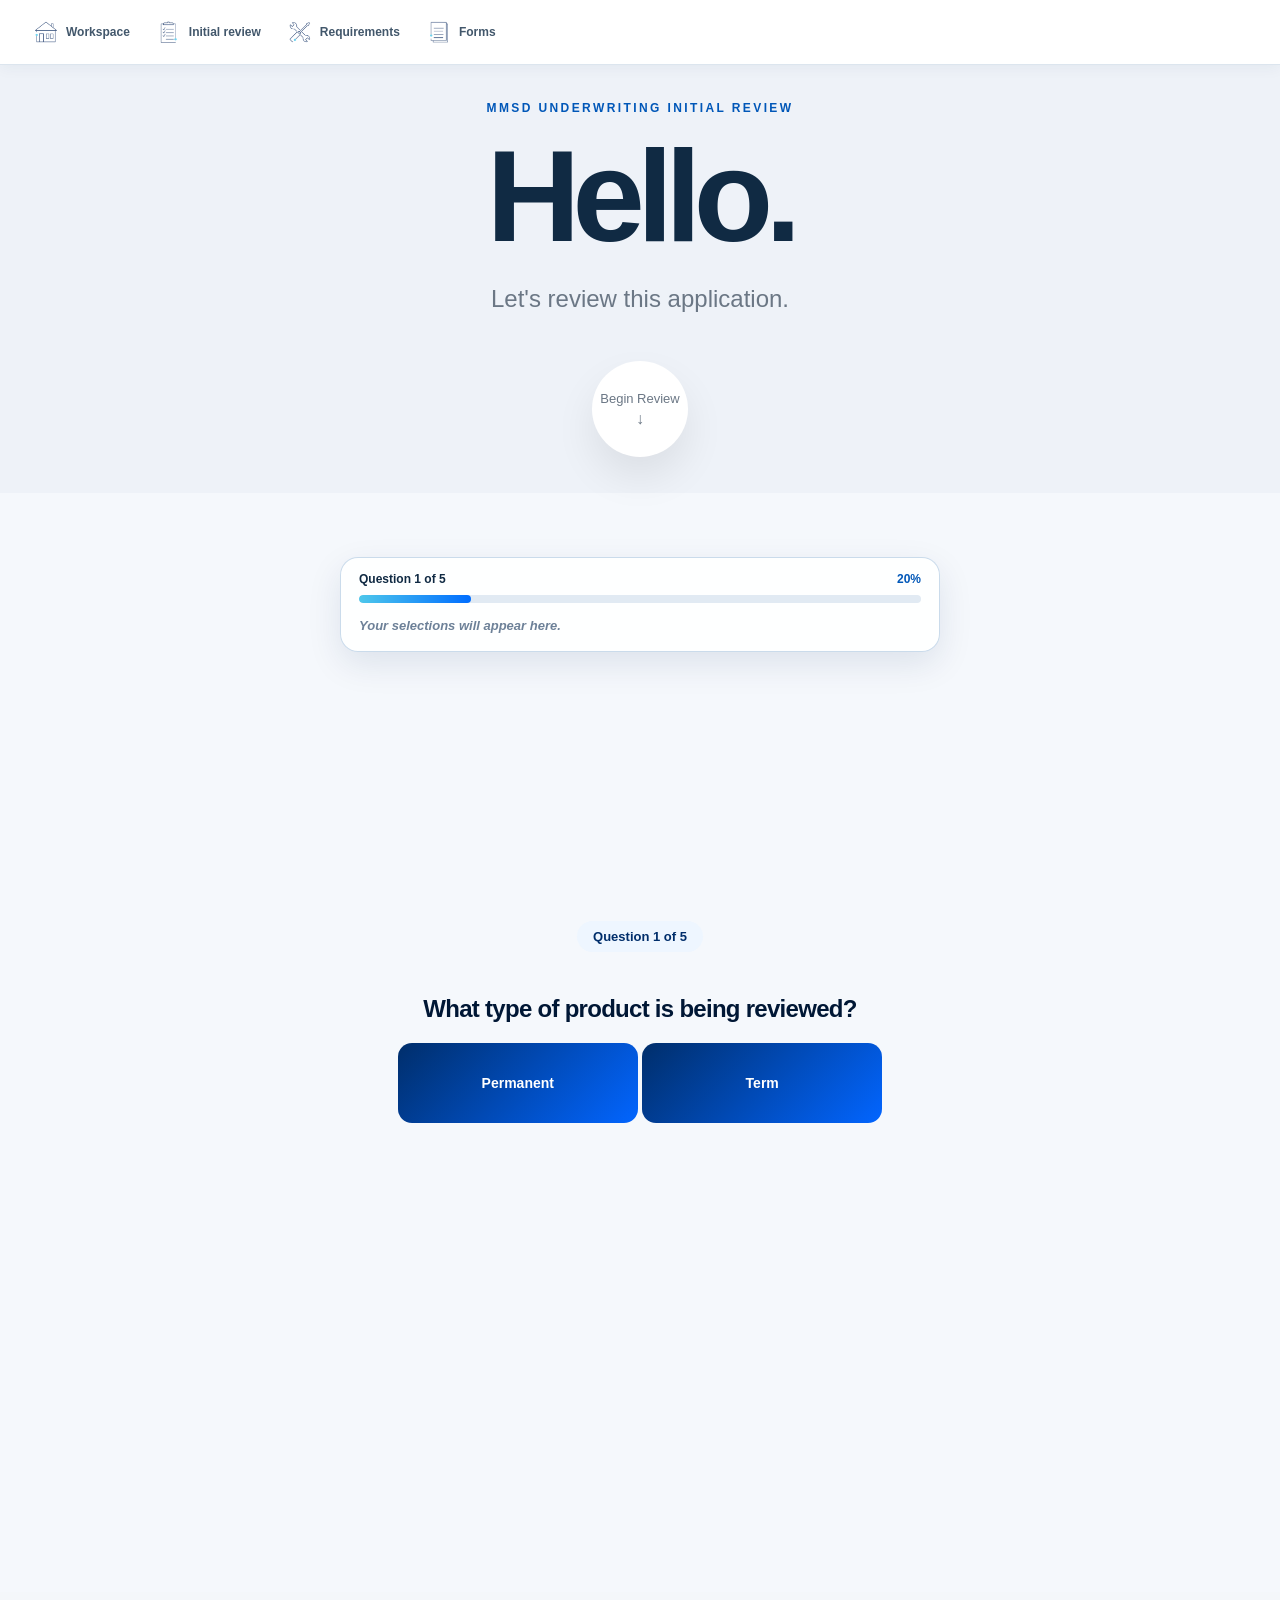
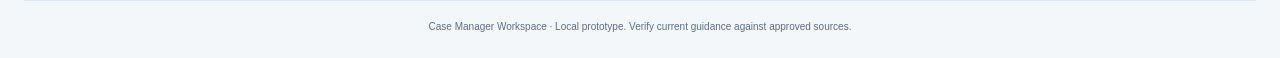
<file: UW.html>
<!doctype html>
<html lang="en">
  <head>
    <meta charset="utf-8" />
    <meta name="viewport" content="width=device-width, initial-scale=1.0" />
    <title>Underwriting Review | Case Manager Workspace</title>
    <link rel="stylesheet" href="Styling/app.css" />
    <link rel="stylesheet" href="Styling/workbench.css" />
  </head>

  <body>
    <header class="ir-header">
      <nav class="ir-navigation" aria-label="Primary navigation">
        <ul>
          <li><a href="home.html" title="Workspace home"><img alt="" src="images/home.png" /><span>Workspace</span></a></li>
          <li><a href="initial-review.html" title="Initial review"><img alt="" src="images/Picture5.png" /><span>Initial review</span></a></li>
          <li><a href="verbiage-only.html" title="Requirements and amendments"><img alt="" src="images/Picture8.png" /><span>Requirements</span></a></li>
          <li><a href="forms-library.html" title="State forms library"><img alt="" src="images/Picture6.png" /><span>Forms</span></a></li>
        </ul>
      </nav>
    </header>
    <header class="top" Hidden>
      <div class="shell head">
        <a href="initial-review.html">← Main Menu</a>
        <div>
          <p class="eyebrow">CASE MANAGER WORKBENCH</p>
          <h1>Full Underwriting Review</h1>
          <p>
            Guided checklist with connected requirement and amendment wording
          </p>
        </div>
      </div>
    </header>

    <section id="welcomeHero">
      <div class="welcome-background"></div>

      <div class="welcome-content">
        <span class="welcome-eyebrow">MMSD UNDERWRITING INITIAL REVIEW</span>

        <h1 class="welcome-title">Hello.</h1>

        <p class="welcome-subtitle">Let's review this application.</p>

   <button
    id="beginReviewButton"
    class="scroll-indicator">

    <span>Begin Review</span>

    <div class="scroll-arrow">
        ↓
    </div>

</button>
    </section>


    <!-- =======================================================
         QUESTION FLOW
    ======================================================== -->
    <main class="review-workspace">
      <section id="qualificationFlow">

<!----Progrss Bar-->
       <div id="wizardProgressWrapper">

  <div class="wizard-progress-top">

    <span id="wizardProgressLabel">
      Question 1 of 5
    </span>

    <span id="wizardProgressPercent">
      20%
    </span>

  </div>

  <div id="wizardProgress">

    <div id="wizardProgressFill"></div>

  </div>

  <div
    id="wizardAnswerSummary"
    class="wizard-answer-summary"
    aria-live="polite">

    <span class="wizard-answer-empty">
      Your selections will appear here.
    </span>

  </div>

</div>

</div>
        <!-- QUESTION 1 -->

        <section class="question-panel active" id="questionProduct">
          <div class="question-container">
            <span class="question-counter">Question 1 of 5</span>

            <h2>What type of product is being reviewed?</h2>

            <div class="question-options">
              <button type="button" class="question-option" data-product="perm">
                Permanent
              </button>

              <button type="button" class="question-option" data-product="term">
                Term
              </button>
            </div>
          </div>
        </section>

        <!-- QUESTION 2 -->

        <section class="question-panel" id="questionState" hidden>
          <div class="question-container">
            <span class="question-counter">Question 2 of 5</span>
            <h2>What is the Contract State?</h2>
            <div class="case-field">
              <select id="contractState" name="contractState">
                <option value="">Select State</option>
                <option value="AL">Alabama</option>
                <option value="AK">Alaska</option>
                <option value="AZ">Arizona</option>
                <option value="AR">Arkansas</option>
                <option value="CA">California</option>
                <option value="CO">Colorado</option>
                <option value="CT">Connecticut</option>
                <option value="DE">Delaware</option>
                <option value="DC">District of Columbia</option>
                <option value="FL">Florida</option>
                <option value="GA">Georgia</option>
                <option value="HI">Hawaii</option>
                <option value="ID">Idaho</option>
                <option value="IL">Illinois</option>
                <option value="IN">Indiana</option>
                <option value="IA">Iowa</option>
                <option value="KS">Kansas</option>
                <option value="KY">Kentucky</option>
                <option value="LA">Louisiana</option>
                <option value="ME">Maine</option>
                <option value="MD">Maryland</option>
                <option value="MA">Massachusetts</option>
                <option value="MI">Michigan</option>
                <option value="MN">Minnesota</option>
                <option value="MS">Mississippi</option>
                <option value="MO">Missouri</option>
                <option value="MT">Montana</option>
                <option value="NE">Nebraska</option>
                <option value="NV">Nevada</option>
                <option value="NH">New Hampshire</option>
                <option value="NJ">New Jersey</option>
                <option value="NM">New Mexico</option>
                <option value="NY">New York</option>
                <option value="NC">North Carolina</option>
                <option value="ND">North Dakota</option>
                <option value="OH">Ohio</option>
                <option value="OK">Oklahoma</option>
                <option value="OR">Oregon</option>
                <option value="PA">Pennsylvania</option>
                <option value="PR">Puerto Rico</option>
                <option value="RI">Rhode Island</option>
                <option value="SC">South Carolina</option>
                <option value="SD">South Dakota</option>
                <option value="TN">Tennessee</option>
                <option value="TX">Texas</option>
                <option value="UT">Utah</option>
                <option value="VT">Vermont</option>
                <option value="VA">Virginia</option>
                <option value="WA">Washington</option>
                <option value="WV">West Virginia</option>
                <option value="WI">Wisconsin</option>
                <option value="WY">Wyoming</option>
              </select>
            </div>
          </div>
        </section>

        <!-- QUESTION 3 -->

        <section class="question-panel" id="questionBot" hidden>
          <div class="question-container">
            <span class="question-counter">Question 3 of 5</span>

            <h2>Is this a BOT case?</h2>

            <div class="question-options">
              <button type="button" class="question-option" data-bot="yes">
                Yes
              </button>

              <button type="button" class="question-option" data-bot="no">
                No
              </button>
            </div>
          </div>
        </section>

        <!-- QUESTION 4 -->

        <section class="question-panel" id="questionReplacement" hidden>
          <div class="question-container">
            <span class="question-counter">Question 4 of 5</span>

            <h2>Does this case involve a replacement?</h2>

            <div class="question-options">
              <button
                type="button"
                class="question-option"
                data-replacement="none">
                No Replacement
              </button>

              <button
                type="button"
                class="question-option"
                data-replacement="internal">
                Internal Replacement
              </button>

              <button
                type="button"
                class="question-option"
                data-replacement="external">
                External Replacement
              </button>
            </div>
          </div>
        </section>

        <!-- QUESTION 5 -->

        <section class="question-panel" id="questionInsured" hidden>
          <div class="question-container">
            <span class="question-counter">Question 5 of 5</span>

            <h2>How many insureds are on the application?</h2>

            <div class="question-options">
              <button
                type="button"
                class="question-option"
                data-insured="single">
                Single
              </button>

              <button
                type="button"
                class="question-option"
                data-insured="joint">
                Joint
              </button>
            </div>
          </div>
        </section>
      </section>

      <div id="caseProfileData" hidden>
        <input type="hidden" id="selectedProduct" />
        <input type="hidden" id="selectedState" />

        <input type="hidden" id="selectedBOT" />

        <input type="hidden" id="selectedReplacement" />

        <input type="hidden" id="selectedInsuredType" />
      </div>
      <!------Qualifiication Summary-->
      <section id="qualificationSummary" class="summary-card" hidden>
        <h3>Case Profile</h3>

        <div
          id="qualificationSummaryContent"
          class="profile-summary-grid"></div>
      </section>

      <!--------Qualification Complete-->
      <section id="qualificationComplete" hidden>
        <h2>Perfect.</h2>

        <p>Your review workspace is ready.</p>

        <button id="launchWorkbench">Begin Review</button>
      </section>

        <!-- ===================================================
             EXISTING WORKBENCH
             EVERYTHING BELOW STARTS HIDDEN
        ==================================================== -->

      <section id="reviewWorkbench" hidden>
        <!-- Dashboard -->

        <section id="dashboardStrip" class="dashboard-strip"></section>

        <!-- Workflow -->

        <aside class="review-sidebar"></aside>

        <!-- Case Setup -->

        <section id="caseSetupSection" class="card case-setup-card"></section>

        <!-- Ownership -->

        <section class="ownership-panel"></section>

        <!-- Policy Design -->

        <section class="policy-design-panel"></section>

        <!-- Validation -->

        <section class="validation-tools-panel"></section>

        <!-- State Requirements -->

        <details id="stateRequirements"></details>

        <!-- Requirements -->

        <section id="requirementsSection"></section>

        <!-- Deliverables -->

        <details id="reviewOutputPackage"></details>

        <!-- Email -->

        <section id="emailSection" class="card">
          <h2>Initial Review Email</h2>
          <div
            id="emailOutput"
            class="email-preview"
            contenteditable="true"></div>
          <button id="copyEmail">Copy Email</button>
        </section>
      </section>
    </main>
    <script src="scripts/scroll.js"></script>
    <script src="scripts/onboarding.js"></script>

  </body>
  <footer class="app-footer">Case Manager Workspace · Local prototype. Verify current guidance against approved sources.</footer>
</html>
</file>
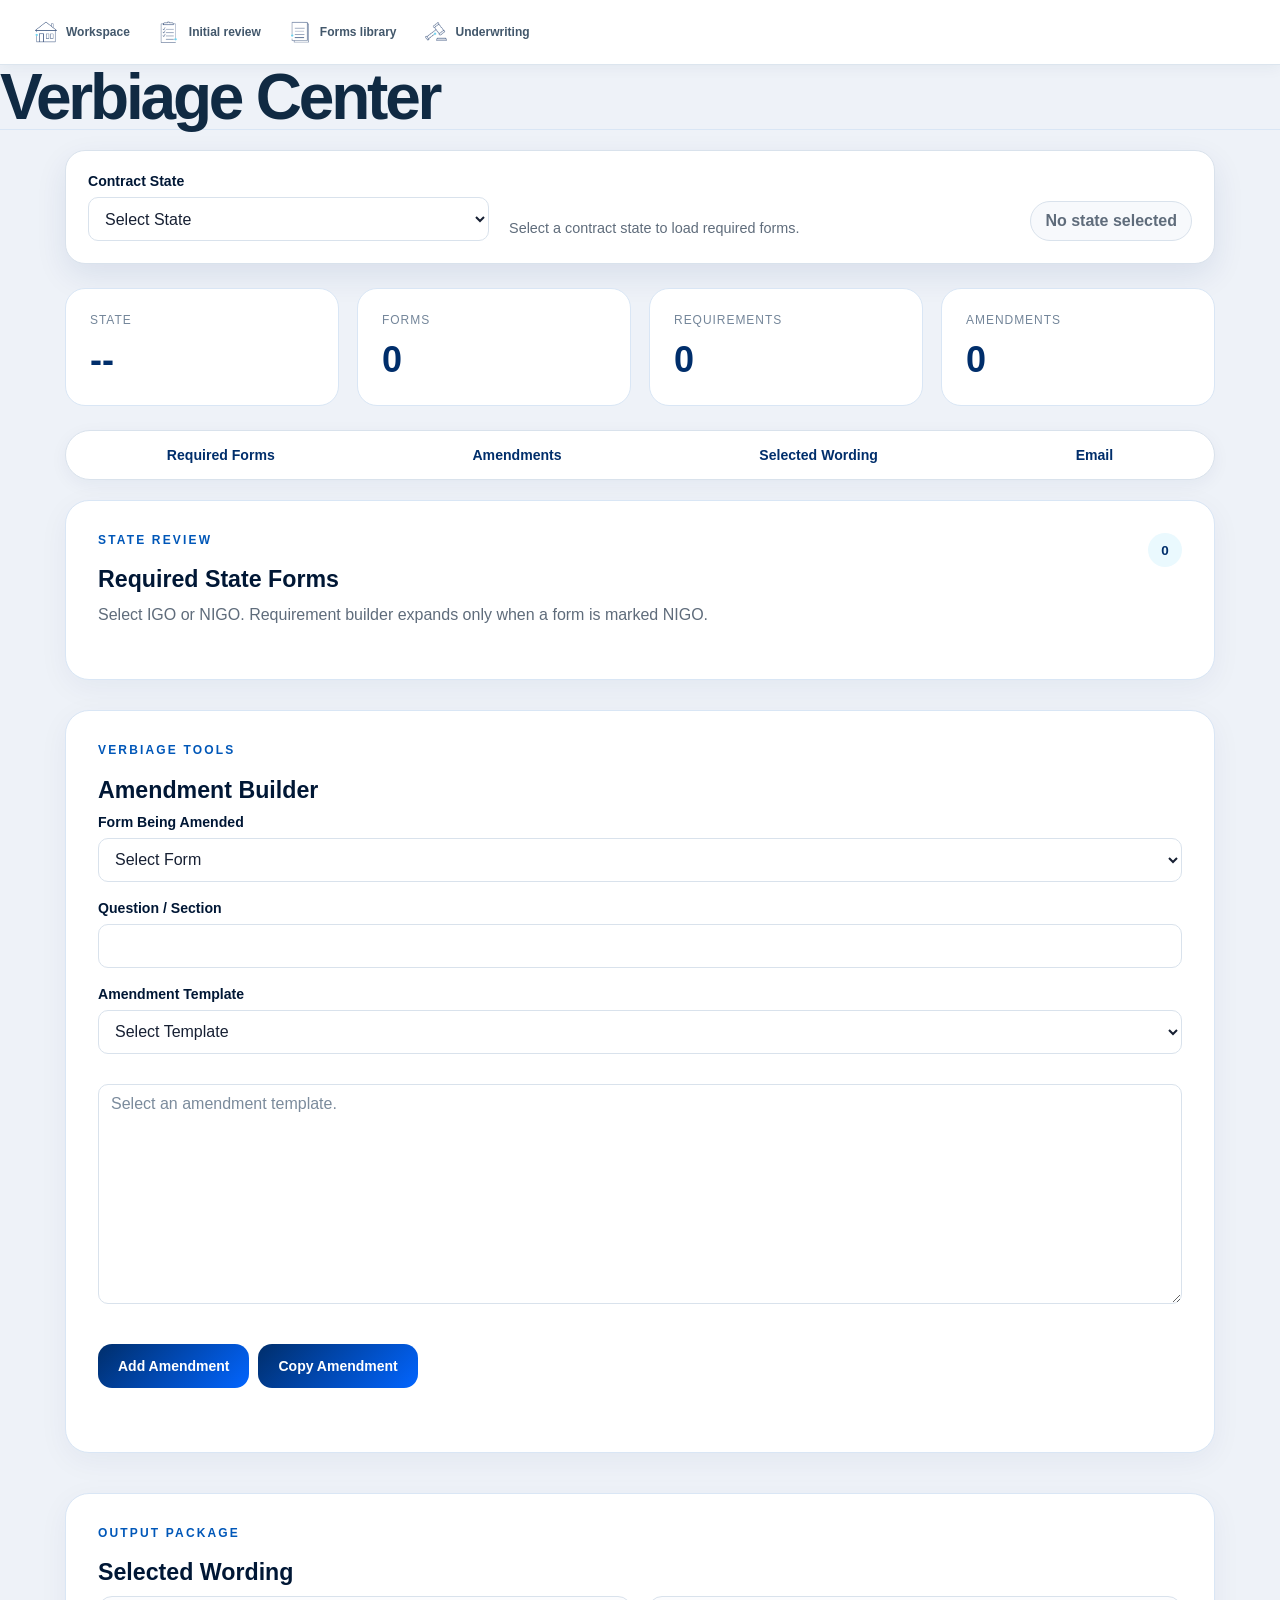
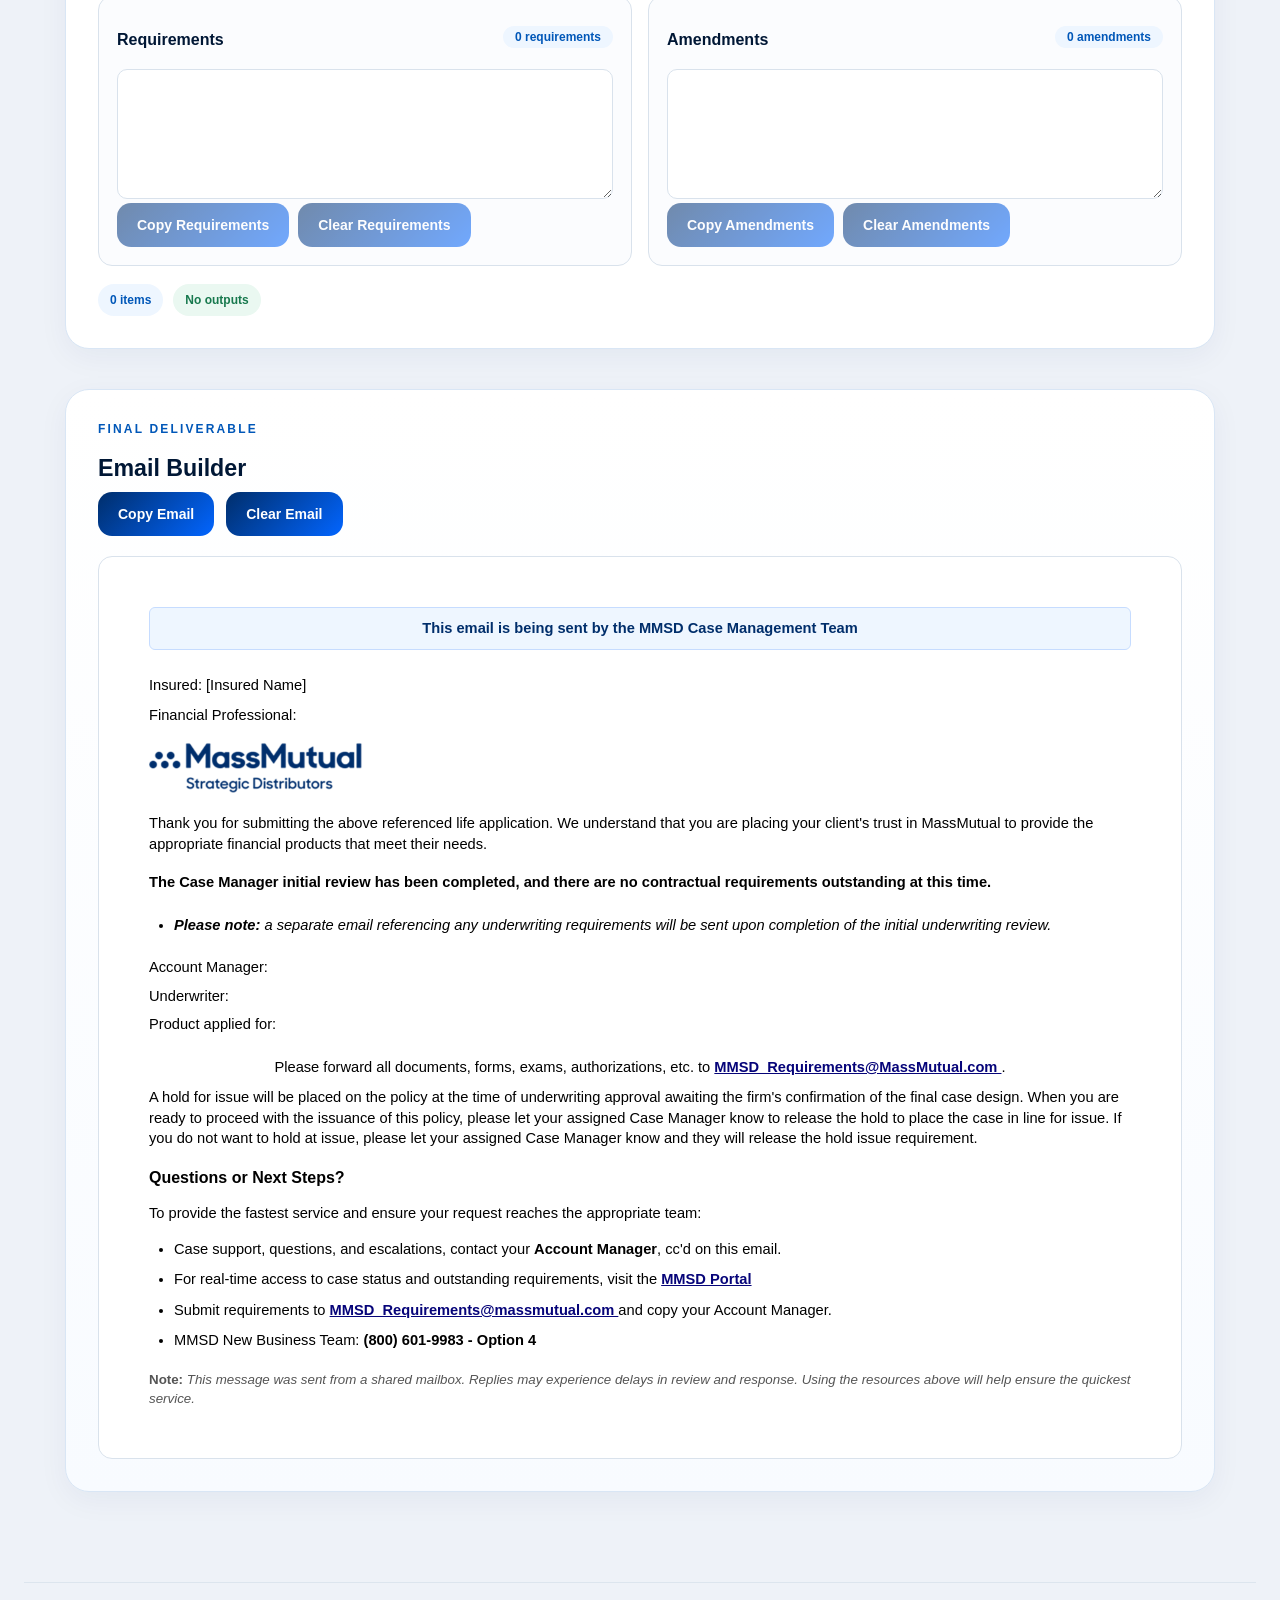
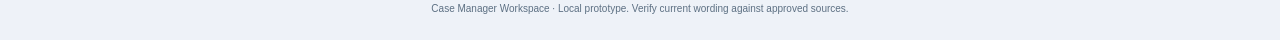
<file: verbiage-only.html>
<!doctype html>
<html lang="en">
<head>
    <meta charset="utf-8">
    <meta name="viewport" content="width=device-width,initial-scale=1.0">
    <meta name="description" content="Draft case requirements, amendments, and review communication from the new business wording library.">
    <title>Requirements &amp; Amendments | Case Manager Workspace</title>
    <link rel="stylesheet" href="Styling/app.css"/>
    <link rel="stylesheet" href="Styling/verbiage-only.css"/>
</head>
<body>
<header class="ir-header">
  <nav class="ir-navigation" aria-label="Primary navigation">
        <ul>
          <li>
            <a href="home.html" title="Workspace home">
              <img alt="" src="images/home.png" />
              <span>Workspace</span>
            </a>
          </li>
          <li>
            <a href="initial-review.html" title="Initial review">
              <img alt="" src="images/Picture5.png" />
              <span>Initial review</span>
            </a>
          </li>
          <li>
            <a href="forms-library.html" title="State forms library">
              <img alt="" src="images/Picture6.png" />
              <span>Forms library</span>
            </a>
          </li>
          <li>
            <a href="UW.html" title="Underwriting review">
              <img alt="" src="images/UW.png" />
              <span>Underwriting</span>
            </a>
          </li>
        </ul>
  </nav>
</header>

<main class="verbiage-page">

<section class="vc-hero">
    <div class="vc-hero__inner">


        <h1>Verbiage Center</h1>


    </div>
</section>

<div class="vc-shell">

    <section class="vc-context-bar">

        <div class="vc-field">

            <label for="contractState">
                Contract State
            </label>

            <select id="contractState">

                <option value="">
                    Select State
                </option>
                <option value="AL">Alabama</option>
                <option value="AK">Alaska</option>
                <option value="AZ">Arizona</option>
                <option value="AR">Arkansas</option>
                <option value="CA">California</option>
                <option value="CO">Colorado</option>
                <option value="CT">Connecticut</option>
                <option value="DE">Delaware</option>
                <option value="DC">District of Columbia</option>
                <option value="FL">Florida</option>
                <option value="GA">Georgia</option>
                <option value="HI">Hawaii</option>
                <option value="ID">Idaho</option>
                <option value="IL">Illinois</option>
                <option value="IN">Indiana</option>
                <option value="IA">Iowa</option>
                <option value="KS">Kansas</option>
                <option value="KY">Kentucky</option>
                <option value="LA">Louisiana</option>
                <option value="ME">Maine</option>
                <option value="MD">Maryland</option>
                <option value="MA">Massachusetts</option>
                <option value="MI">Michigan</option>
                <option value="MN">Minnesota</option>
                <option value="MS">Mississippi</option>
                <option value="MO">Missouri</option>
                <option value="MT">Montana</option>
                <option value="NE">Nebraska</option>
                <option value="NV">Nevada</option>
                <option value="NH">New Hampshire</option>
                <option value="NJ">New Jersey</option>
                <option value="NM">New Mexico</option>
                <option value="NY">New York</option>
                <option value="NC">North Carolina</option>
                <option value="ND">North Dakota</option>
                <option value="OH">Ohio</option>
                <option value="OK">Oklahoma</option>
                <option value="OR">Oregon</option>
                <option value="PA">Pennsylvania</option>
                <option value="PR">Puerto Rico</option>
                <option value="RI">Rhode Island</option>
                <option value="SC">South Carolina</option>
                <option value="SD">South Dakota</option>
                <option value="TN">Tennessee</option>
                <option value="TX">Texas</option>
                <option value="UT">Utah</option>
                <option value="VT">Vermont</option>
                <option value="VA">Virginia</option>
                <option value="WA">Washington</option>
                <option value="WV">West Virginia</option>
                <option value="WI">Wisconsin</option>
                <option value="WY">Wyoming</option>
              </select>

            <input type="hidden" id="selectedState">
        </div>

        <p class="vc-case-note">
            Select a contract state to load required forms.
        </p>

        <span id="selectedStateDisplay"
              class="vc-state-chip"
              data-empty="true">
              No state selected
        </span>

    </section>


    <section class="vc-dashboard">

        <div class="vc-stat">
            <span>State</span>
            <strong id="dashboardState">--</strong>
        </div>

        <div class="vc-stat">
            <span>Forms</span>
            <strong id="dashboardFormCount">0</strong>
        </div>

        <div class="vc-stat">
            <span>Requirements</span>
            <strong id="dashboardRequirementCount">0</strong>
        </div>

        <div class="vc-stat">
            <span>Amendments</span>
            <strong id="dashboardAmendmentCount">0</strong>
        </div>

    </section>



    <nav class="vc-jump-nav">
        <a href="#requiredFormsSection">Required Forms</a>
        <a href="#amendmentsSection">Amendments</a>
        <a href="#reviewOutputPackage">Selected Wording</a>
        <a href="#emailBuilder">Email</a>
    </nav>

  <section id="requiredFormsSection" class="vc-card">

<div class="vc-card__header">

    <div class="vc-card__heading">

        <span class="vc-section-eyebrow">
            STATE REVIEW
        </span>

        <h2>Required State Forms</h2>

        <p class="vc-card__description">
            Select IGO or NIGO. Requirement builder expands only when a form is marked NIGO.
        </p>

    </div>

    <span id="applicableFormCount"
          class="vc-count-badge">
        0
    </span>

</div>

    <div id="stateImportantNotices"></div>
    <div id="stateNotes"></div>
    <div id="requiredForms"></div>

</section>

    <!-- ONE hidden requirement engine only -->

<div id="requirementBuilderParking" style="display:none;">

    <div id="nigoRequirementBuilder" class="vc-card">

        <h3>Requirement Builder</h3>

        <div class="vc-field">
            <label>Active Form</label>
            <div id="activeNigoFormDisplay">
                Select a form marked NIGO.
            </div>
        </div>

        <div class="vc-field">
            <label for="globalRequirementTemplate">
                Requirement Template
            </label>

            <select id="globalRequirementTemplate">
                <option value="">
                    Select Requirement
                </option>
            </select>
        </div>

        <button
            type="button"
            id="favoriteRequirementButton">
            ♡
        </button>

        <div id="globalRequirementFields"></div>

        <textarea
            id="globalGeneratedRequirement"
            rows="6"
            readonly>
        </textarea>

        <div class="vc-actions">

            <button
                id="addGlobalRequirement"
                type="button">
                Add Requirement
            </button>

            <button
                id="copyGlobalRequirement"
                type="button">
                Copy Requirement
            </button>

        </div>

        <div id="requirementSaveStatus"></div>

    </div>
</div>
<section id="amendmentsSection" class="vc-card">

    <span class="vc-section-eyebrow">
        VERBIAGE TOOLS
    </span>

    <h2>Amendment Builder</h2>

        <div class="vc-field">
            <label for="globalAmendmentForm">Form Being Amended</label>
            <select id="globalAmendmentForm">
                <option value="">Select Form</option>
            </select>
        </div>

        <div class="vc-field">
            <label for="globalQuestion">Question / Section</label>
            <input id="globalQuestion" type="text">
        </div>

        <div class="vc-field">
            <label for="globalAmendmentTemplate">Amendment Template</label>
            <select id="globalAmendmentTemplate">
                <option value="">Select Template</option>
            </select>
        </div>

        <div id="globalAmendmentFields"></div>

        <textarea id="globalGeneratedAmendment" rows="8" readonly></textarea>

        <div class="vc-actions">

    <button
        id="addGlobalAmendment"
        type="button">
        Add Amendment
    </button>

    <button
        id="copyGlobalAmendment"
        type="button">
        Copy Amendment
    </button>

</div>

<div
    id="amendmentSaveStatus"
    class="vc-status"
    aria-live="polite">
</div>

    </section>
<section id="reviewOutputPackage" class="vc-card">

    <span class="vc-section-eyebrow">
        OUTPUT PACKAGE
    </span>

    <h2>Selected Wording</h2>

    <div class="vc-summary-grid">

        <section class="vc-summary-panel">

            <div class="vc-summary-panel__heading">
                <h3>Requirements</h3>
                <span id="compiledRequirementBadge">
                    0 requirements
                </span>
            </div>

            <span id="compiledRequirementCount" hidden>
                0
            </span>

            <textarea
                id="compiledRequirements"
                readonly>
            </textarea>

            <div class="vc-actions">
                <button
                    id="copyAllRequirements"
                    type="button">
                    Copy Requirements
                </button>

                <button
                    id="clearAllRequirements"
                    type="button">
                    Clear Requirements
                </button>
            </div>

        </section>

        <section class="vc-summary-panel">

            <div class="vc-summary-panel__heading">
                <h3>Amendments</h3>
                <span id="compiledAmendmentBadge">
                    0 amendments
                </span>
            </div>

            <span id="compiledAmendmentCount" hidden>
                0
            </span>

            <textarea
                id="compiledAmendments"
                readonly>
            </textarea>

            <div class="vc-actions">
                <button
                    id="copyAllAmendments"
                    type="button">
                    Copy Amendments
                </button>

                <button
                    id="clearAllAmendments"
                    type="button">
                    Clear Amendments
                </button>
            </div>

        </section>

    </div>

    <div class="vc-output-footer">

        <span id="compiledTotalCount">
            0 items
        </span>

        <span
            id="reviewOutputStatus"
            class="vc-output-status">
            No outputs
        </span>

        <div
            id="reviewOutputCopyStatus"
            class="vc-status"
            aria-live="polite">
        </div>

    </div>

</section>

    <section id="emailBuilder" class="vc-card">
<span class="vc-section-eyebrow">
    FINAL DELIVERABLE
</span>

<h2>Email Builder</h2>
    <div class="vc-email-controls">


        <button id="copyEmail">Copy Email</button>
        <button id="clearEmail">Clear Email</button>

    </div>

   <div
    id="emailOutput"
    class="vc-email-preview"
    contenteditable="true">

</div>
    </section>
    </div>
</main>

<footer class="app-footer">
    Case Manager Workspace · Local prototype. Verify current wording against approved sources.
</footer>
  <!-- Load template data before the engines that consume it. -->

    <script src="scripts/library.js"></script>
  <script src="scripts/amendment-engine.js"></script>
  <script src="scripts/stateLoader.js"></script>
 <script src="scripts/review-output-package.js"></script>
  <script src="scripts/scroll.js"></script>
<script src= "scripts/verbiage-output-fix.js"></script>
   <script src="scripts/initial-review.js"></script>





</body>
</html>
</file>
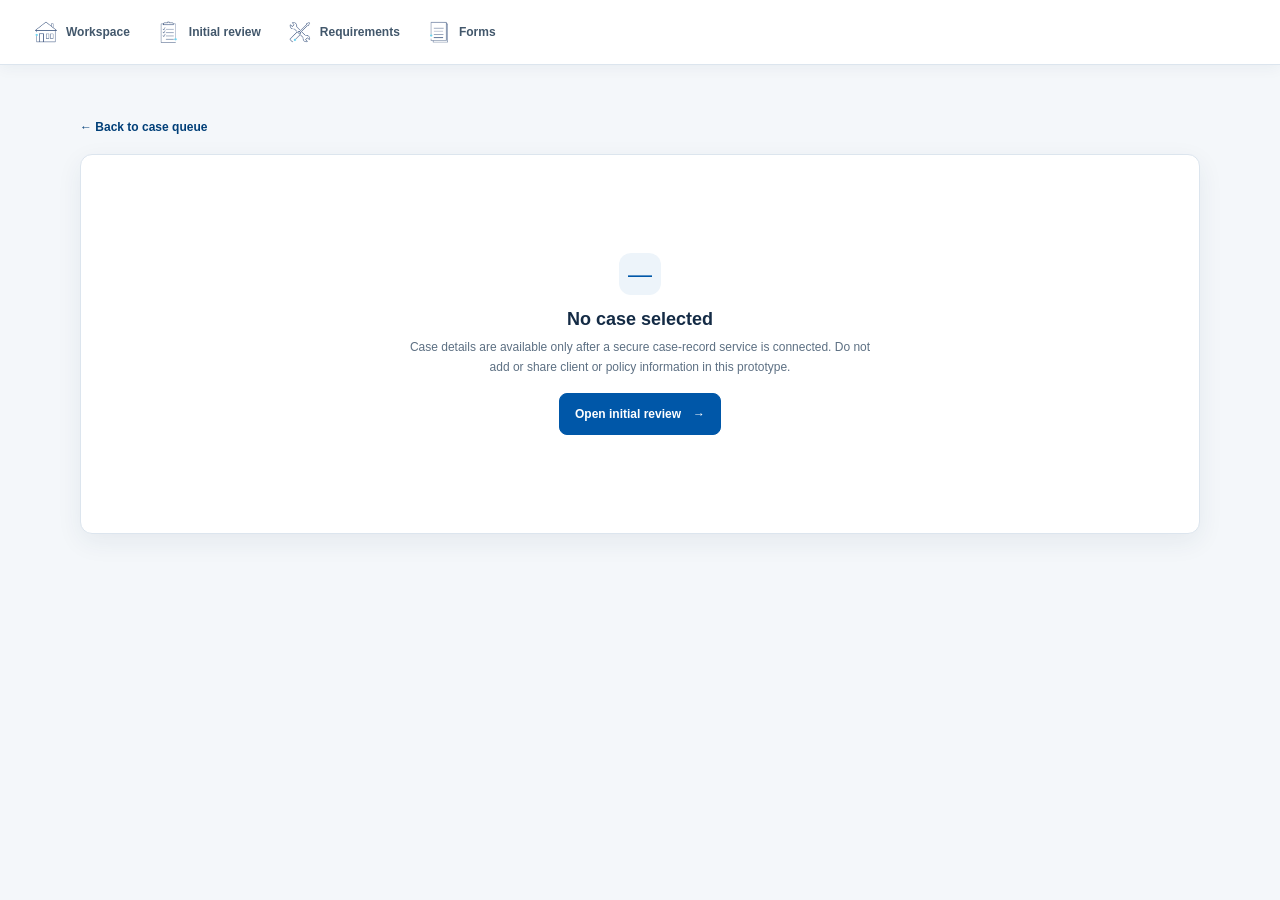
<file: mycases/case-detail.html>
<!doctype html>
<html lang="en">
  <head>
    <meta charset="utf-8" />
    <meta name="viewport" content="width=device-width, initial-scale=1" />
    <title>Case Details | Case Manager Workspace</title>
    <link rel="stylesheet" href="../Styling/app.css" />
    <link rel="stylesheet" href="cases.css" />
  </head>
  <body class="cases-page">
    <header class="ir-header">
      <nav class="ir-navigation" aria-label="Primary navigation">
        <ul>
          <li><a href="../home.html"><img alt="" src="../images/home.png" /><span>Workspace</span></a></li>
          <li><a href="../initial-review.html"><img alt="" src="../images/Picture5.png" /><span>Initial review</span></a></li>
          <li><a href="../verbiage-only.html"><img alt="" src="../images/Picture8.png" /><span>Requirements</span></a></li>
          <li><a href="../forms-library.html"><img alt="" src="../images/Picture6.png" /><span>Forms</span></a></li>
        </ul>
      </nav>
    </header>
    <main class="cases-main">
      <a class="cases-back-link" href="cases.html">← Back to case queue</a>
      <section class="cases-panel cases-detail-empty">
        <span class="cases-empty-icon" aria-hidden="true">—</span>
        <h1>No case selected</h1>
        <p>
          Case details are available only after a secure case-record service is
          connected. Do not add or share client or policy information in this
          prototype.
        </p>
        <a class="cases-primary-action" href="../initial-review.html">Open initial review <span aria-hidden="true">→</span></a>
      </section>
    </main>
  </body>
</html>
</file>
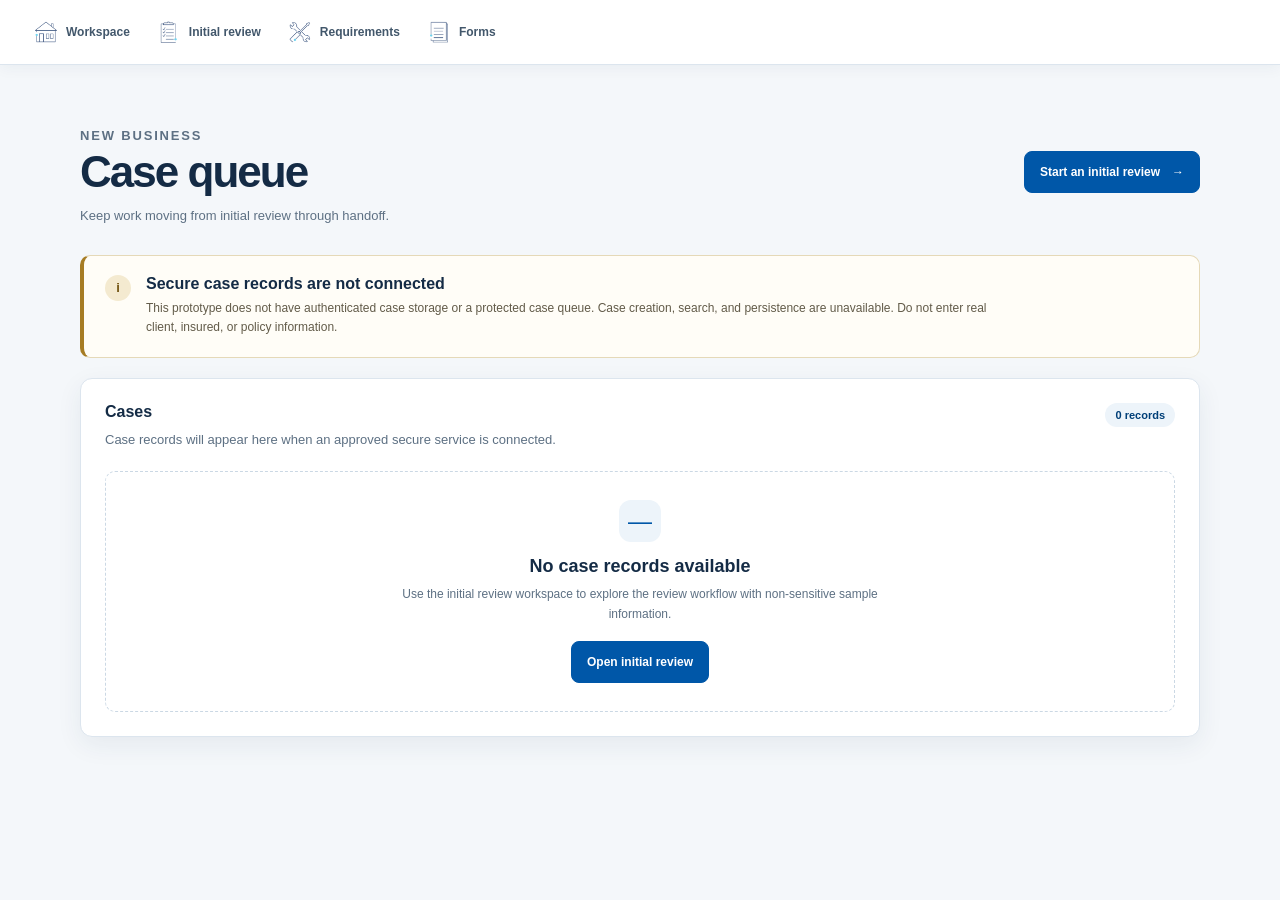
<file: mycases/cases.html>
<!doctype html>
<html lang="en">
  <head>
    <meta charset="utf-8" />
    <meta name="viewport" content="width=device-width, initial-scale=1" />
    <meta
      name="description"
      content="Case queue availability for the local new business case manager prototype."
    />
    <title>Case Queue | Case Manager Workspace</title>
    <link rel="stylesheet" href="../Styling/app.css" />
    <link rel="stylesheet" href="cases.css" />
  </head>
  <body class="cases-page">
    <header class="ir-header">
      <nav class="ir-navigation" aria-label="Primary navigation">
        <ul>
          <li><a href="../home.html"><img alt="" src="../images/home.png" /><span>Workspace</span></a></li>
          <li><a href="../initial-review.html"><img alt="" src="../images/Picture5.png" /><span>Initial review</span></a></li>
          <li><a href="../verbiage-only.html"><img alt="" src="../images/Picture8.png" /><span>Requirements</span></a></li>
          <li><a href="../forms-library.html"><img alt="" src="../images/Picture6.png" /><span>Forms</span></a></li>
        </ul>
      </nav>
    </header>

    <main class="cases-main">
      <section class="cases-heading">
        <div>
          <p class="cases-eyebrow">NEW BUSINESS</p>
          <h1>Case queue</h1>
          <p>Keep work moving from initial review through handoff.</p>
        </div>
        <a class="cases-primary-action" href="../initial-review.html">Start an initial review <span aria-hidden="true">→</span></a>
      </section>

      <section class="cases-notice" aria-labelledby="case-queue-status">
        <span class="cases-notice-icon" aria-hidden="true">i</span>
        <div>
          <h2 id="case-queue-status">Secure case records are not connected</h2>
          <p>
            This prototype does not have authenticated case storage or a
            protected case queue. Case creation, search, and persistence are
            unavailable. Do not enter real client, insured, or policy
            information.
          </p>
        </div>
      </section>

      <section class="cases-panel" aria-labelledby="cases-list-title">
        <div class="cases-panel-heading">
          <div>
            <h2 id="cases-list-title">Cases</h2>
            <p>Case records will appear here when an approved secure service is connected.</p>
          </div>
          <span class="cases-count">0 records</span>
        </div>
        <div class="cases-empty-state">
          <span class="cases-empty-icon" aria-hidden="true">—</span>
          <h3>No case records available</h3>
          <p>
            Use the initial review workspace to explore the review workflow
            with non-sensitive sample information.
          </p>
          <a href="../initial-review.html">Open initial review</a>
        </div>
      </section>
    </main>
  </body>
</html>
</file>
<file: Illustration Validation/static/validation.css>
:root {
  --navy: #002e6b;
  --dark: #001735;
  --blue: #0265ff;
  --cyan: #4dc7eb;
  --bg: #f4f7fb;
  --line: #d7e1ed;
  --good: #18794e;
  --warn: #946200;
  --bad: #b42318;
  --muted: #5c6b7a;
  --white: #fff;
}
* {
  box-sizing: border-box;
}
body {
  margin: 0;
  background: var(--bg);
  color: var(--dark);
  font:
    15px/1.45 Arial,
    sans-serif;
}
header {
  display: flex;
  justify-content: space-between;
  gap: 24px;
  align-items: center;
  padding: 24px 30px;
  color: #fff;
  background: linear-gradient(135deg, var(--navy), #0057a8);
}
header h1 {
  margin: 2px 0 4px;
  font-size: 26px;
}
header p {
  margin: 0;
  color: #d9eff8;
}
.page-links {
  display: flex;
  flex-wrap: wrap;
  gap: 8px;
}
.page-links a {
  padding: 8px 12px;
  border: 1px solid rgba(255, 255, 255, 0.45);
  border-radius: 999px;
  color: #fff;
  font-size: 13px;
  font-weight: 700;
  text-decoration: none;
}
.page-links a:hover {
  background: rgba(255, 255, 255, 0.12);
}
.eyebrow {
  font-size: 12px;
  font-weight: 800;
  letter-spacing: 0.12em;
  text-transform: uppercase;
  color: var(--cyan);
}
.shell {
  max-width: 1400px;
  margin: auto;
  padding: 24px;
}
.grid {
  display: grid;
  grid-template-columns: 1fr 1fr;
  gap: 18px;
}
.card,
.notice {
  background: #fff;
  border: 1px solid var(--line);
  border-radius: 14px;
}
.card {
  padding: 20px;
  box-shadow: 0 8px 24px rgba(0, 23, 53, 0.06);
}
.card h2 {
  margin-top: 0;
  color: var(--navy);
}
.notice {
  padding: 14px 16px;
  border-left: 5px solid var(--cyan);
  margin-bottom: 18px;
}
.controls {
  display: flex;
  align-items: center;
  gap: 12px;
  margin-bottom: 18px;
}
.controls select {
  min-width: 180px;
}
.drop {
  position: relative;
  display: grid;
  place-items: center;
  gap: 6px;
  min-height: 190px;
  padding: 28px;
  border: 2px dashed #8aa6c5;
  border-radius: 14px;
  background: #f8fbff;
  text-align: center;
  cursor: pointer;
  transition: 0.18s;
}
.drop:hover,
.drop.drag {
  border-color: var(--blue);
  background: #eef5ff;
  box-shadow: 0 0 0 4px rgba(2, 101, 255, 0.1);
}
.drop input {
  position: absolute;
  inset: 0;
  width: 100%;
  height: 100%;
  opacity: 0;
  cursor: pointer;
}
.upload-card {
  margin-bottom: 18px;
}
.file-list {
  display: grid;
  gap: 8px;
  margin: 14px 0;
}
.file-entry {
  display: grid;
  grid-template-columns: minmax(0, 1fr) minmax(190px, 240px) auto;
  align-items: center;
  gap: 10px;
  padding: 10px;
  border: 1px solid var(--line);
  border-radius: 9px;
  background: #fff;
}
.file-name {
  overflow-wrap: anywhere;
  font-size: 13px;
}
.file-entry select {
  width: 100%;
}
.file-remove {
  padding: 8px 10px;
  border: 1px solid var(--line);
  border-radius: 8px;
  background: #fff;
  color: var(--navy);
  font-weight: 700;
  cursor: pointer;
}
.upload-progress-grid {
  display: grid;
  grid-template-columns: 1fr 1fr;
  gap: 18px;
}
.drop-icon {
  display: grid;
  place-items: center;
  width: 52px;
  height: 52px;
  border-radius: 15px;
  background: #e8f3ff;
  color: var(--navy);
  font-weight: 900;
}
.drop-title {
  font-size: 17px;
  font-weight: 800;
  color: var(--navy);
}
.drop-hint,
.meta,
small {
  color: var(--muted);
}
.meta {
  margin-top: 10px;
  font-size: 13px;
}
.progress {
  height: 8px;
  margin-top: 12px;
  border-radius: 99px;
  background: #e7edf5;
  overflow: hidden;
}
.progress span {
  display: block;
  width: 0;
  height: 100%;
  background: linear-gradient(90deg, var(--blue), var(--cyan));
  transition: 0.3s;
}
.toolbar {
  display: flex;
  align-items: center;
  gap: 10px;
  flex-wrap: wrap;
  margin: 18px 0;
}
.btn {
  border: 0;
  border-radius: 9px;
  padding: 11px 17px;
  background: var(--navy);
  color: #fff;
  font-weight: 800;
  cursor: pointer;
}
.btn.secondary {
  background: #fff;
  color: var(--navy);
  border: 1px solid var(--navy);
}
.btn:disabled {
  opacity: 0.45;
  cursor: not-allowed;
}
select,
input,
textarea {
  border: 1px solid #b7c5d5;
  border-radius: 8px;
  background: #fff;
  padding: 9px;
}
.status {
  display: inline-block;
  padding: 5px 10px;
  border-radius: 99px;
  font-size: 12px;
  font-weight: 800;
}
.pending {
  background: #eef2f6;
  color: #586675;
}
.good {
  background: #e9f7ef;
  color: var(--good);
}
.warn {
  background: #fff5d9;
  color: var(--warn);
}
.bad {
  background: #ffebea;
  color: var(--bad);
}
.errorbox {
  display: none;
  padding: 12px;
  margin: 12px 0;
  border: 1px solid #f3b7b2;
  border-radius: 9px;
  background: #ffebea;
  color: var(--bad);
}
.warningbox {
  padding: 12px;
  margin: 12px 0;
  border: 1px solid #ead28b;
  border-radius: 9px;
  background: #fff5d9;
  color: var(--warn);
}
.warningbox[hidden] {
  display: none;
}
.summary-grid {
  display: grid;
  grid-template-columns: repeat(4, 1fr);
  gap: 14px;
  margin: 18px 0;
}
.summary-grid article {
  padding: 18px;
  border: 1px solid var(--line);
  border-radius: 13px;
  background: #fff;
}
.summary-grid span {
  display: block;
  color: var(--muted);
  font-size: 13px;
  font-weight: 700;
}
.summary-grid strong {
  font-size: 28px;
  color: var(--navy);
}
.fields {
  display: grid;
  grid-template-columns: repeat(2, minmax(0, 1fr));
  gap: 11px;
}
.field {
  padding: 11px;
  border: 1px solid var(--line);
  border-left: 5px solid var(--cyan);
  border-radius: 9px;
}
.field.high {
  border-left-color: var(--good);
}
.field.medium {
  border-left-color: var(--blue);
}
.field.low {
  border-left-color: #edb95e;
}
.field.excluded {
  border-left-color: #8b98a6;
  background: #f8fafc;
}
.field-heading {
  display: flex;
  justify-content: space-between;
  gap: 10px;
  margin-bottom: 6px;
}
.confidence {
  font-size: 12px;
  font-weight: 800;
  color: var(--muted);
}
.field input {
  width: 100%;
  font-weight: 700;
}
.field small {
  display: block;
  margin-top: 6px;
}
.empty {
  padding: 28px;
  text-align: center;
  color: var(--muted);
}
details {
  margin-top: 14px;
}
summary {
  cursor: pointer;
  font-weight: 800;
  color: var(--navy);
}
textarea {
  width: 100%;
  min-height: 200px;
  margin-top: 10px;
  font-family: Consolas, monospace;
}
.results-card {
  margin-top: 18px;
}
.table-wrap {
  overflow: auto;
}
table {
  width: 100%;
  border-collapse: collapse;
}
th,
td {
  padding: 11px;
  border-bottom: 1px solid var(--line);
  text-align: left;
  vertical-align: top;
}
th {
  background: #f7faff;
  color: var(--navy);
}
@media (max-width: 880px) {
  header {
    align-items: flex-start;
    flex-direction: column;
  }
  .page-links {
    order: 1;
  }
  .grid,
  .summary-grid {
    grid-template-columns: 1fr;
  }
  .fields {
    grid-template-columns: 1fr;
  }
  .file-entry {
    grid-template-columns: 1fr;
  }
  .shell {
    padding: 16px;
  }
}
</file>
<file: Styling/app.css>
/* typography.css */
body {
   margin: 0;
  font-family: "MM Sharp", "Century Gothic", "Futura", sans-serif;
   overflow-x: hidden;
}

h1,
h2,
h3 {
  font-family: "MM Sharp", "Century Gothic", "Futura", sans-serif;
}

body::after {
  content: "";
  position: fixed;
  inset: 0;
  z-index: 9998;

  background: rgba(0, 87, 184, 0.92);

  opacity: 0;
  visibility: hidden;
  pointer-events: none;

  transition:
    opacity 500ms ease,
    visibility 0s linear 500ms;
}

body.workspace-launching::after {
  opacity: 1;
  visibility: visible;

  transition:
    opacity 500ms ease 300ms,
    visibility 0s linear 0s;
}

/* shared.css */
* {
  box-sizing: border-box;
}
html {
  scroll-behavior: smooth;
}

.workspace-card {
  background: white;

  border: 1px solid #d9e6f5;

  border-radius: 24px;

  padding: 32px;

  box-shadow: 0 8px 30px rgba(0, 43, 92, 0.05);
}

.workspace-card h2 {
  margin-top: 0;

  color: #001735;

  font-size: 28px;
}
.workspace-card button,
.review-workspace button {
  border: none;

  border-radius: 14px;

  background: linear-gradient(135deg, #002e6b, #0265ff);

  color: white;

  font-size: 14px;
  font-weight: 700;

  cursor: pointer;

  padding: 12px 18px;

  transition:
    transform 0.2s ease,
    box-shadow 0.2s ease;
}

.workspace-card button:hover,
.review-workspace button:hover {
  transform: translateY(-2px);

  box-shadow: 0 10px 24px rgba(2, 101, 255, 0.2);
}
@media (max-width: 700px) {
  .workspace-card {
    padding: 20px;
  }
}

.review-card {
  background: white;
  border: 1px solid #d9e2ec;
  border-radius: 12px;
  padding: 20px;
  box-shadow: 0 2px 6px rgba(0, 0, 0, 0.05);
}

.review-card h3 {
  margin-top: 0;
  margin-bottom: 16px;
  color: #0b3a68;
  border-bottom: 1px solid #e5e7eb;
  padding-bottom: 8px;
}

.review-card h4 {
  margin-top: 20px;
  margin-bottom: 12px;
  color: #1d4f91;
}
.review-card label {
  display: flex;
  align-items: center;
  gap: 10px;
  margin-bottom: 10px;
  cursor: pointer;
}
#nyReviewDashboard .review-card {
  background: var(--card-background, #ffffff);
  border: 1px solid rgba(0, 0, 0, 0.08);
  border-radius: 16px;
  padding: 1.25rem;
  box-shadow: 0 6px 18px rgba(0, 0, 0, 0.08);
}
.replacement-review-grid .review-card,
#internalReplacementSection,
#externalReplacementSection,
#exchangeSection {
  background: #ffffff;
  border: 1px solid rgba(15, 23, 42, 0.08);
  border-radius: 14px;
  padding: 1rem;
  box-shadow: 0 3px 10px rgba(15, 23, 42, 0.05);
}
.review-card h3,
#internalReplacementSection h3,
#externalReplacementSection h3,
#exchangeSection h3 {
  margin-top: 0;
  margin-bottom: 1rem;
  color: #0f172a;
  font-size: 1rem;
}

.review-card input[type="text"]:focus,
.review-card textarea:focus,
.review-card select:focus {
  outline: none;
  border-color: #0066cc;
  box-shadow: 0 0 0 3px rgba(0, 102, 204, 0.15);
}

.review-card input[type="text"],
.review-card select,
.review-card textarea,
#polarisReplacementCheckSection input[type="text"],
#polarisReplacementCheckSection textarea {
  max-width: 500px;
  width: 100%;
  padding: 0.7rem 0.8rem;
  border: 1px solid #cbd5e1;
  border-radius: 10px;
  margin-top: 0.35rem;
  margin-bottom: 0.85rem;
  font-size: 0.9rem;
}

.review-card input[type="checkbox"],
.review-card input[type="radio"] {
  width: 16px;
  height: 16px;
  accent-color: #005eb8;
}
.review-card input[type="date"],
.review-card select {
  width: 100%;
  padding: 10px;
  border-radius: 8px;
  border: 1px solid #cbd5e0;
  margin-bottom: 12px;
}

.review-card input[type="checkbox"],
.review-card input[type="radio"] {
  transform: scale(1.1);
}
.review-card textarea {
  width: 100%;
  min-height: 100px;
  margin-top: 12px;
  padding: 12px;
  border-radius: 8px;
  border: 1px solid #cbd5e0;
  resize: vertical;
  font-family: inherit;
}

.review-card textarea:focus {
  outline: none;
  border-color: #0b3a68;
}

.case-field {
  display: flex;
  flex-direction: column;
  gap: 8px;
}

.case-field label{

    display:block;

    margin-bottom:8px;

    font-size:14px;

    font-weight:700;

    color:#002e6b;

    text-transform:none;

    letter-spacing:0;

    line-height:1.3;

}

.case-field input,
.case-field select,
.case-field textarea {
  width: 100%;
  height: 46px;
  padding: 0 14px;

  border: 1px solid #cfd9e8;
  border-radius: 14px;

  background: white;

  font-size: 0.95rem;
  color: #0f172a;

  transition: 0.2s ease;
}

.case-field input:focus,
.case-field select:focus,
.case-field textarea:focus {
  outline: none;

  border-color: #0046ad;

  box-shadow: 0 0 0 4px rgba(0, 70, 173, 0.12);
}

.case-field input,
.case-field select{

    width:100%;

    height:52px;

    padding:0 16px;

    border:1px solid #d9e6f5;

    border-radius:12px;

    background:white;

    color:#001735;

    font-size:16px;

    font-weight:500;

}

#polarisReplacementCheckSection textarea {
  width: 100%;
  min-height: 100px;
}

.inline-requirement-builder textarea {
  width: 100%;

  min-height: 120px;

  margin-top: 12px;

  border-radius: 10px;

  border: 1px solid #cbd9ea;

  padding: 12px;
}

textarea {
  width: 100%;

  min-height: 180px;

  padding: 18px;

  border: 1px solid #d9e6f5;

  border-radius: 16px;

  font-family: inherit;

  font-size: 14px;

  resize: vertical;
}

.igo-button.selected {
  background: #12b76a;
  color: white;
}

.nigo-button.selected {
  background: #f97316;
  color: white;
}

.skip-workbench-button {
  position: absolute;
  top: 20px;
  right: 24px;
  z-index: 200;

  padding: 10px 16px;

  border: 1px solid rgba(0, 46, 107, 0.2);
  border-radius: 999px;

  background: rgba(255, 255, 255, 0.75);
  color: #002e6b;

  font-family: "Lato", Arial, sans-serif;
  font-size: 12px;
  font-weight: 700;

  cursor: pointer;

  backdrop-filter: blur(10px);
  -webkit-backdrop-filter: blur(10px);

  transition:
    background 200ms ease,
    border-color 200ms ease,
    transform 200ms ease;
}

.skip-workbench-button:hover {
  background: #ffffff;
  border-color: #0265ff;
  transform: translateY(-2px);
}

.form-status-actions {
  display: flex;
  align-items: center;
  gap: 0.5rem;
  flex-wrap: wrap;
}

.form-status-button {
  border: none;
  border-radius: 999px;
  padding: 0.55rem 1rem;
  font-weight: 700;
  cursor: pointer;
  transition: all 0.2s ease;
}

.igo-button {
  background: #ecfdf3;
  color: #027a48;
}

.nigo-button {
  background: #fff4ed;
  color: #c2410c;
}

.form-status-button:hover {
  transform: translateY(-1px);
}

.timer-mini-actions button {
  height: 28px;

  font-size: 11px;

  border-radius: 999px;
}

.section-header {
  padding: 20px;
  border-radius: 12px;
  background: #0b3a68;
  color: white;
}

.section-header h2 {
  margin: 0;
  font-size: 1.5rem;
}

.section-header p {
  margin-top: 6px;
  opacity: 0.9;
}

.field-guidance {
  color: #475569;
  font-size: 0.8rem;
  margin-top: 4px;
}

[hidden] {
  display: none !important;
}

#qualificationComplete:not([hidden]) {
  display: flex !important;
  flex-direction: column;
  align-items: center;
  justify-content: flex-start;

  gap: 14px;
}

/* navigation.css */
.quick-start-modal {
  position: fixed;
  z-index: 5000;
  inset: 0;
  display: flex;
  align-items: center;
  justify-content: center;
  padding: 20px;
  background: rgb(0 23 53 / 55%);
  backdrop-filter: blur(8px);
}

.quick-start-panel {
  width: min(600px, 100%);
  max-height: min(90vh, 760px);
  overflow-y: auto;
  padding: 28px;
  border: 1px solid var(--app-border, #dce5ee);
  border-radius: 16px;
  background: #fff;
  box-shadow: 0 24px 64px rgb(0 0 0 / 22%);
}

.quick-start-header {
  display: flex;
  align-items: center;
  gap: 16px;
  margin-bottom: 24px;
}

.quick-start-header img,
.quick-start-icon {
  width: 52px;
  flex: 0 0 auto;
}

.quick-start-header h2 {
  margin: 0 0 5px;
  color: var(--app-ink, #142b45);
  font-size: 26px;
}

.quick-start-header p,
.quick-start-panel p {
  margin: 0;
  color: var(--app-muted, #5d7083);
  line-height: 1.5;
}

.quick-start-grid {
  display: grid;
  grid-template-columns: repeat(2, minmax(0, 1fr));
  gap: 16px;
}

.quick-start-panel label {
  display: flex;
  flex-direction: column;
  gap: 7px;
  color: var(--app-ink, #142b45);
  font-size: 12px;
  font-weight: 700;
}

.quick-start-panel select {
  min-height: 44px;
  padding: 8px 11px;
  border: 1px solid var(--app-border, #dce5ee);
  border-radius: 8px;
  background: #fff;
}

.quick-start-actions {
  display: flex;
  grid-column: 1 / -1;
  justify-content: flex-end;
  gap: 10px;
  margin-top: 8px;
}

@media (max-width: 520px) {
  .quick-start-panel {
    padding: 20px;
  }

  .quick-start-grid {
    grid-template-columns: 1fr;
    gap: 12px;
  }

  .quick-start-actions {
    flex-wrap: wrap;
  }
}

/* design-system.css */
:root {
  color-scheme: light;
  --app-ink: #142b45;
  --app-muted: #5d7083;
  --app-blue: #0057a8;
  --app-blue-dark: #003f78;
  --app-cyan: #31b4d4;
  --app-border: #dce5ee;
  --app-surface: #f4f7fa;
  --app-card: #ffffff;
  --app-success: #18794e;
  --app-warning: #8a5c0a;
  --app-danger: #b42318;
  --app-radius: 12px;
  --app-shadow: 0 8px 26px rgb(24 52 80 / 7%);
}

html {
  scroll-behavior: smooth;
  scroll-padding-top: 86px;
}

body {
  color: var(--app-ink);
  background: var(--app-surface);
  font-family: "MM Sharp", "Century Gothic", "Futura", sans-serif;
}

button,
input,
select,
textarea {
  font: inherit;
}

button,
select,
summary {
  cursor: pointer;
}

button:focus-visible,
input:focus-visible,
select:focus-visible,
textarea:focus-visible,
summary:focus-visible,
[contenteditable="true"]:focus-visible,
a:focus-visible {
  outline: 3px solid rgb(0 87 168 / 34%);
  outline-offset: 3px;
}

.ir-header {
  position: sticky;
  position: -webkit-sticky;
  z-index: 1000;
  top: 0;
  left: auto;
  display: block;
  width: 100%;
  padding: 0 24px;
  border-bottom: 1px solid var(--app-border);
  background: rgb(255 255 255 / 97%);
  box-shadow: 0 3px 14px rgb(24 52 80 / 5%);
  backdrop-filter: blur(12px);
}

.ir-navigation {
  width: min(1240px, 100%);
  margin: 0 auto;
}

.ir-navigation ul {
  display: flex;
  min-height: 64px;
  align-items: center;
  gap: 6px;
  margin: 0;
  padding: 0;
  list-style: none;
}

.ir-navigation li {
  text-align: left;
}

.ir-navigation a {
  display: inline-flex;
  min-height: 42px;
  align-items: center;
  gap: 9px;
  padding: 7px 11px;
  border-radius: 8px;
  color: #42576b;
  font-size: 12px;
  font-weight: 700;
  text-decoration: none;
  transition:
    color 140ms ease,
    background-color 140ms ease;
}

.ir-navigation a:hover,
.ir-navigation a[aria-current="page"] {
  color: var(--app-blue-dark);
  background: #edf4fa;
}

.ir-navigation img {
  width: 22px;
  height: 22px;
  margin: 0;
  object-fit: contain;
  opacity: 0.82;
  transition: opacity 140ms ease;
}

.ir-navigation a:hover img {
  opacity: 1;
}

.quick-start-button {
  position: absolute;
  z-index: 1100;
  top: 13px;
  right: max(20px, calc((100vw - 1240px) / 2));
  padding: 9px 15px;
  border: 1px solid var(--app-border);
  border-radius: 999px;
  background: #fff;
  color: var(--app-blue-dark);
  font-size: 12px;
  font-weight: 750;
  box-shadow: 0 2px 8px rgb(24 52 80 / 7%);
}

.quick-start-button:hover {
  border-color: #a8bdcf;
  background: #f5f9fc;
}

.workspace-card,
.forms-card,
.vc-card {
  border-radius: var(--app-radius);
  box-shadow: var(--app-shadow);
}

.workspace-card,
.forms-card,
.vc-card,
.review-card {
  border-color: var(--app-border);
}

.app-footer {
  width: min(1240px, calc(100% - 48px));
  margin: 8px auto 0;
  padding: 18px 0 24px;
  border-top: 1px solid var(--app-border);
  color: var(--app-muted);
  font-size: 10px;
  line-height: 1.5;
  text-align: center;
}

input,
select,
textarea {
  color: var(--app-ink);
}

input::placeholder,
textarea::placeholder {
  color: #7b8b9c;
  opacity: 1;
}

button:disabled {
  cursor: not-allowed;
  opacity: 0.55;
  transform: none;
  box-shadow: none;
}

[hidden] {
  display: none !important;
}

@media (max-width: 640px) {
  .app-footer {
    width: calc(100% - 32px);
  }

  .ir-header {
    padding: 0 10px;
  }

  .ir-navigation ul {
    min-height: 58px;
    justify-content: flex-start;
    gap: 1px;
  }

  .ir-navigation a {
    min-height: 40px;
    gap: 5px;
    padding: 6px 7px;
    font-size: 10px;
  }

  .ir-navigation img {
    width: 18px;
    height: 18px;
  }

  .quick-start-button {
    top: 64px;
    right: 12px;
    padding: 8px 10px;
    font-size: 10px;
  }

  .ir-header-with-action {
    padding-bottom: 43px;
  }
}

@media (prefers-reduced-motion: reduce) {
  html {
    scroll-behavior: auto;
  }

  *,
  *::before,
  *::after {
    scroll-behavior: auto !important;
    animation-duration: 0.01ms !important;
    animation-iteration-count: 1 !important;
    transition-duration: 0.01ms !important;
  }
}
</file>
<file: Styling/forms-library.css>
:root {
    --forms-navy: #001735;
    --forms-blue: #002e6b;
    --forms-charge-blue: #0265ff;
    --forms-cyan: #4dc7eb;
    --forms-surface: #f4f7fb;
    --forms-white: #ffffff;
    --forms-ink: #172033;
    --forms-muted: #66788d;
    --forms-border: #d9e6f5;
    --forms-success: #18794e;
    --forms-warning: #9a5d00;
    --forms-danger: #b42318;
    --forms-shadow: 0 14px 42px rgba(0, 43, 92, 0.08);
}
.ir-navigation a:hover img,
.ir-navigation a:hover span {
    opacity: 1;
}

.forms-hero {

     display: flex;

    justify-content: center;
    align-items: center;
    text-align: center;

    padding: 20px 24px 10px;

    transform: translateY(-35px);
}

.forms-hero::after {
    position: absolute;
    right:  130px;
    bottom: -300px;
    width: 520px;
    height: 520px;
    border: 1px solid rgba(255, 255, 255, 0.12);
    border-radius: 50%;
    content: "";
}

.forms-hero__content {

    width: 100%;
    max-width: 1150px;
  text-align: left;
    margin: 0 auto;

    padding: 0 20px;
}
.forms-hero__content h1 {
text-align: left;
    margin-bottom: 12px;
}

.forms-hero__content p {

    margin: 0 auto;
text-align: left;
    max-width: 850px;
}
.forms-eyebrow,
.section-eyebrow {
    display: block;
    position: relative;
    margin-bottom: 10px;
    color: var(--forms-cyan);
    font-size: 12px;
    font-weight: 800;
    letter-spacing: 0.18em;
    text-transform: uppercase;
}

.forms-hero h1 {
    margin: 0;
    font-size: clamp(44px, 6vw, 76px);
    line-height: 1;
    position: relative;
    letter-spacing: -0.055em;
}

.forms-hero p {
    max-width: 760px;
    margin: 18px 0 0;

    font-size: 19px;
    line-height: 1.6;
}


.forms-shell {
    width: min(1180px, calc(100% - 40px));
    margin: -34px auto 0;
    padding-bottom: 64px;
    position: relative;
    z-index: 2;
}

.forms-card {
    padding: 30px;
    border: 1px solid var(--forms-border);
    border-radius: 24px;
    background: var(--forms-white);
    box-shadow: var(--forms-shadow);
}

.forms-card + .forms-card {
    margin-top: 24px;
}

.section-heading {
    display: flex;
    align-items: flex-start;
    justify-content: space-between;
    gap: 24px;
    margin-bottom: 24px;
}

.section-heading h2 {
    margin: 0;
    color: var(--forms-navy);
    font-size: 28px;
}

.section-heading p {
    max-width: 720px;
    margin: 8px 0 0;
    color: var(--forms-muted);
    line-height: 1.6;
}

.section-eyebrow {
    color: #0057b8;
}

.reference-badge,
.result-count {
    flex-shrink: 0;
    display: inline-flex;
    align-items: center;
    justify-content: center;
    min-height: 34px;
    padding: 6px 12px;
    border-radius: 999px;
    color: #0057b8;
    background: #eef6ff;
    font-size: 12px;
    font-weight: 800;
}




.information-grid {
    display: grid;
    grid-template-columns: repeat(3, minmax(0, 1fr));
     gap: 16px;
}

.information-panel {
    display: flex;
    gap: 14px;
    padding: 18px;
    border: 1px solid var(--forms-border);
    border-radius: 18px;
    background:
        linear-gradient(
            110deg,
            #fbfdff,
            #f5f9ff
        );
}

.panel-icon {
    display: grid;
    flex: 0 0 auto;
    width: 38px;
    height: 38px;
    place-items: center;
    border-radius: 12px;
    color: #ffffff;
    background:
        linear-gradient(
            135deg,
            var(--forms-blue),
            var(--forms-charge-blue)
        );
    font-weight: 900;
}

.information-panel h3 {
    margin: 1px 0 7px;
    color: var(--forms-navy);
    font-size: 16px;
}

.information-panel p {
    margin: 0;
    color: var(--forms-muted);
    font-size: 14px;
    line-height: 1.5;
}



.reference-details {

    overflow: visible;

    width: 100%;
}

.reference-details summary {
    display: flex;
    align-items: center;
    justify-content: space-between;
    gap: 24px;
    padding: 24px 28px;
    cursor: pointer;
    list-style: none;
}

.reference-details summary::-webkit-details-marker {
    display: none;
}

.reference-details summary strong {
    color: var(--forms-navy);
    font-size: 21px;
}

.summary-action {
    color: #0057b8;
    font-size: 13px;
    font-weight: 800;
}

.reference-details[open] .summary-action {
    color: var(--forms-muted);
}

.details-content {
    padding: 0 28px 28px;
    border-top: 1px solid var(--forms-border);
}

.reference-list {
    display: grid;
    gap: 14px;
    margin: 24px 0 0;
    padding-left: 22px;
}

.reference-list li {
    padding-left: 6px;
    color: #40536a;
    line-height: 1.6;
}

.procedure-list {
    display: grid;
    gap: 16px;
    margin: 24px 0 0;
    padding: 0;
    list-style: none;
    counter-reset: procedure;
}

.procedure-list li {
    position: relative;
    min-height: 58px;
    padding: 17px 18px 17px 70px;
    border: 1px solid var(--forms-border);
    border-radius: 16px;
    background: #f8fbff;
    counter-increment: procedure;
}

.procedure-list li::before {
    position: absolute;
    top: 17px;
    left: 18px;
    display: grid;
    width: 34px;
    height: 34px;
    place-items: center;
    border-radius: 50%;
    color: #ffffff;
    background: var(--forms-blue);
    content: counter(procedure);
    font-weight: 900;
}

.procedure-list strong {
    color: var(--forms-navy);
}

.procedure-list p {
    margin: 6px 0 0;
    color: var(--forms-muted);
    line-height: 1.55;
}


.forms-toolbar {
    display: grid;
    grid-template-columns: 0.8fr 1.4fr 0.9fr;
    gap: 16px;
    margin-bottom: 22px;
}

.forms-field {
    display: grid;
    gap: 8px;
}

.forms-field label {
    color: var(--forms-navy);
    font-size: 13px;
    font-weight: 800;
}

.forms-field input,
.forms-field select {
    width: 100%;
    min-height: 50px;
    padding: 10px 14px;
    border: 1px solid var(--forms-border);
    border-radius: 14px;
    color: var(--forms-ink);
    background: #ffffff;
    font: inherit;
}

.forms-field input:focus,
.forms-field select:focus {
    border-color: var(--forms-charge-blue);
    outline: none;
    box-shadow: 0 0 0 4px rgba(2, 101, 255, 0.11);
}

.state-notice-panel {
    margin-bottom: 20px;
    padding: 18px;
    border: 1px solid #ffd391;
    border-left: 5px solid #d98200;
    border-radius: 16px;
    color: #694000;
    background: #fff9ed;
}

.state-notice-panel h3 {
    margin: 0 0 8px;
    color: #694000;
    font-size: 16px;
}

.state-notice-panel p {
    margin: 0;
    line-height: 1.55;
}


.forms-grid {
    display: grid;
    gap: 14px;
}

.form-download-card {
    position: relative;
    display: grid;
    grid-template-columns: minmax(0, 1fr) auto;
    gap: 24px;
    align-items: center;
    padding: 20px;
    overflow: hidden;
    border: 1px solid var(--forms-border);
    border-radius: 18px;
    background: #ffffff;
    transition:
        transform 200ms ease,
        border-color 200ms ease,
        box-shadow 200ms ease;
}

.form-download-card::before {
    position: absolute;
    inset: 0 auto 0 0;
    width: 4px;
    background:
        linear-gradient(
            180deg,
            var(--forms-cyan),
            var(--forms-charge-blue)
        );
    content: "";
}

.form-download-card:hover {
    transform: translateY(-2px);
    border-color: #b6d5f7;
    box-shadow: 0 12px 28px rgba(0, 67, 145, 0.09);
}

.form-name-row {
    display: flex;
    align-items: center;
    gap: 10px;
    flex-wrap: wrap;
}

.form-number {
    margin: 0;
    color: var(--forms-navy);
    font-size: 17px;
}

.form-category {
    display: inline-flex;
    align-items: center;
    min-height: 25px;
    padding: 4px 9px;
    border-radius: 999px;
    color: #0057b8;
    background: #eef6ff;
    font-size: 10px;
    font-weight: 800;
    letter-spacing: 0.04em;
    text-transform: uppercase;
}

.form-title {
    margin: 7px 0 0;
    color: var(--forms-muted);
    line-height: 1.45;
}

.form-note {
    margin: 10px 0 0;
    color: #8a5100;
    font-size: 13px;
    font-weight: 700;
    line-height: 1.45;
}

.form-download-button {
    display: inline-flex;
    align-items: center;
    justify-content: center;
    min-width: 126px;
    min-height: 44px;
    padding: 10px 16px;
    border-radius: 13px;
    color: #ffffff;
    background:
        linear-gradient(
            135deg,
            var(--forms-blue),
            var(--forms-charge-blue)
        );
    font-size: 13px;
    font-weight: 800;
    text-decoration: none;
    transition:
        transform 200ms ease,
        box-shadow 200ms ease;
}

.form-download-button:hover {
    transform: translateY(-2px);
    box-shadow: 0 10px 24px rgba(2, 101, 255, 0.23);
}

.form-unavailable {
    min-width: 126px;
    color: var(--forms-muted);
    font-size: 12px;
    font-weight: 800;
    text-align: center;
}




.forms-empty-state {
    padding: 64px 24px;
    border: 1px dashed #bdd0e4;
    border-radius: 20px;
    background: #f8fbff;
    text-align: center;
}

.empty-state-icon {
    display: grid;
    width: 62px;
    height: 62px;
    margin: 0 auto 16px;
    place-items: center;
    border-radius: 20px;
    color: #0057b8;
    background: #eaf4ff;
    font-size: 30px;
}

.forms-empty-state h3 {
    margin: 0;
    color: var(--forms-navy);
}

.forms-empty-state p {
    margin: 9px 0 0;
    color: var(--forms-muted);
}




@media (max-width: 900px) {

    .information-grid,
    .forms-toolbar {
        grid-template-columns: 1fr;
    }

}

@media (max-width: 680px) {

    .forms-library-page .ir-navigation ul {
        flex-wrap: wrap;
        justify-content: center;
        gap: 0 4px;
        padding: 4px 0;
    }

    .forms-library-page .ir-navigation li {
        flex: 0 1 calc(50% - 4px);
        min-width: 0;
    }

    .forms-library-page .ir-navigation a {
        display: flex;
        width: 100%;
        justify-content: center;
        white-space: nowrap;
    }

    .forms-hero {
        padding: 40px 20px 36px;
        transform: none;
    }

    .forms-shell {
        width: min(100% - 24px, 1180px);
    }

    .forms-card {
        padding: 20px;
        border-radius: 18px;
    }

    .section-heading {
        flex-direction: column;
    }

    .form-download-card {
        grid-template-columns: 1fr;
    }

    .form-download-button,
    .form-unavailable {
        width: 100%;
    }

    .reference-details summary {

    display: flex;

    align-items: center;

    justify-content: space-between;

    gap: 24px;

    padding: 24px 28px;

    cursor: pointer;

    width: 100%;
}

    .details-content {
        padding: 0 20px 20px;
    }

}

.form-download-card__action a {

    display: inline-flex;

    align-items: center;

    justify-content: center;

    gap: 6px;

    padding: 8px 14px;

    border-radius: 999px;

    background: #eef6ff;

    color: #0057b8;

    text-decoration: none;

    font-size: 13px;

    font-weight: 700;

    border: 1px solid #cfe0f7;

    transition: .2s ease;
}

.form-download-card__action a:hover {

    background: #dbeafe;

    border-color: #a8c9ff;

    color: #0057b8;

    text-decoration: none;
}


.form-download-button span {

    color: inherit;
}
</file>
<file: Styling/home.css>
.launcher-page {
  padding-top: 0px;

  max-width: 3000px;

  margin: 0 auto;
  margin-top: 0;
  background: linear-gradient(180deg, #eef2f8, #eef2f8);
  padding: 0px 0 60px;
}

.launcher-header {
  background: linear-gradient(180deg, #eef2f8, #eef2f8);
  margin-bottom: 40px;
}

.launcher-eyebrow {
  display: block;

  color: #0057b8;

  font-size: 12px;

  font-weight: 800;

  letter-spacing: 0.18em;

  text-transform: uppercase;

  margin-bottom: 12px;
}

.launcher-header h1 {
  margin: 0;

  color: #001735;

  font-size: clamp(40px, 5vw, 60px);

  font-weight: 700;
}
.launcher-grid {
  display: grid;
  background: linear-gradient(180deg, #eef2f8, #eef2f8);
  grid-template-columns: repeat(auto-fit, minmax(260px, 1fr));

  gap: 24px;
}

.launcher-card {
  padding: 36px;

  border-radius: 28px;

  background: white;

  border: 1px solid #d9e6f5;

  transition: 0.3s ease;

  overflow: hidden;

  position: relative;
}

.launcher-card:hover {
  transform: translateY(-8px) scale(1.02);

  box-shadow: 0 20px 50px rgba(2, 101, 255, 0.25);
}
.card-review {
  background: linear-gradient(135deg, #002e6b, #0265ff);

  color: white;
}

.card-verbiage {
  background: linear-gradient(135deg, #0057b8, #4dc7eb);

  color: white;
}

.card-underwriting {
  background: linear-gradient(135deg, #0b5e38, #12b76a);

  color: white;
}

.card-tools {
  background: linear-gradient(135deg, #ef6c00, #ff9800);

  color: white;
}
.launcher-icon {
  font-size: 32px;

  margin-bottom: 16px;
}

.launcher-card h3 {
  margin: 0 0 10px;

  color: #001735;

  font-size: 22px;
}

.launcher-card p {
  margin: 0;

  color: #74869a;
}

.home-hero {
  padding: 120px 0 80px;

  text-align: center;

  position: relative;
}
.home-hero::after {
  content: "";

  position: absolute;

  width: 600px;
  height: 600px;

  top: -150px;
  left: 50%;

  transform: translateX(-50%);

  pointer-events: none;
}
.home-eyebrow {
  display: block;

  margin-bottom: 12px;

  color: #0057b8;

  font-size: 12px;

  font-weight: 800;

  letter-spacing: 0.18em;
}
html {
  scroll-behavior: smooth;
}
.home-title {
  margin: 0;

  font-size: clamp(64px, 8vw, 120px);

  line-height: 1;

  color: #102a43;

  letter-spacing: -0.06em;
}

.home-subtitle {
  margin-top: 20px;

  font-size: 24px;

  color: #74869a;
}

.launcher-grid {
  width: min(1200px, calc(100% - 40px));

  margin: 0 auto;

  display: grid;

  grid-template-columns: repeat(auto-fit, minmax(280px, 1fr));

  gap: 24px;
}

.app-tile {
  background: #fff;

  border: 1px solid #d9e6f5;

  border-radius: 24px;
  margin-bottom: 30px;
  padding: 32px;

  text-decoration: none;

  transition: 0.25s ease;

  box-shadow: 0 8px 30px rgba(0, 43, 92, 0.05);
}

.app-tile:hover {
  transform: translateY(-6px);

  border-color: #0265ff;

  box-shadow: 0 14px 36px rgba(2, 101, 255, 0.15);
}

.app-tile img {
  width: 48px;

  height: 48px;

  margin-bottom: 18px;
}

.app-tile h3 {
  margin: 0 0 10px;

  color: #001735;
}

.app-tile p {
  margin: 0;

  color: #74869a;
}

.welcome-begin-btn {
  width: 180px;
  height: 180px;

  border: none;

  border-radius: 50%;

  background: white;

  box-shadow: 0 20px 50px rgba(0, 0, 0, 0.08);

  display: flex;

  flex-direction: column;

  align-items: center;

  justify-content: center;

  gap: 10px;

  cursor: pointer;

  transition: 0.35s ease;
}

.welcome-begin-btn:hover {
  transform: translateY(-6px);

  box-shadow: 0 30px 70px rgba(0, 0, 0, 0.12);
}

.welcome-begin-btn span:first-child {
  font-size: 18px;

  font-weight: 600;

  color: #0d2d52;
}

.begin-arrow {
  font-size: 28px;

  color: #6c7a89;

  animation: arrowBounce 1.8s infinite;
}

@keyframes arrowBounce {
  0%,
  100% {
    transform: translateY(0);
  }

  50% {
    transform: translateY(10px);
  }
}

#gettingStartedSection {
  display: flex;

  flex-direction: column;

  align-items: center;

  justify-content: center;

  text-align: center;

  width: 100%;
}

body.home-dashboard {
  --dashboard-ink: #152b46;
  --dashboard-muted: #617286;
  --dashboard-blue: #0057a8;
  --dashboard-border: #dce5ee;
  --dashboard-surface: #ffffff;
  min-height: 100vh;
  margin: 0;
  background: #f4f7fa;
  color: var(--dashboard-ink);
  font-family:
    "Aptos", "Segoe UI", "Helvetica Neue", Arial, sans-serif;
}

.home-dashboard a {
  color: inherit;
}

.dashboard-skip-link {
  position: absolute;
  z-index: 10;
  top: 10px;
  left: 10px;
  padding: 10px 14px;
  transform: translateY(-160%);
  border-radius: 8px;
  background: #fff;
  color: var(--dashboard-ink);
}

.dashboard-skip-link:focus {
  transform: translateY(0);
}

.dashboard-header {
  min-height: 76px;
  display: flex;
  align-items: center;
  justify-content: space-between;
  gap: 24px;
  padding: 12px max(32px, calc((100vw - 1240px) / 2));
  border-bottom: 1px solid var(--dashboard-border);
  background: var(--dashboard-surface);
}

.dashboard-brand {
  display: inline-flex;
  align-items: center;
  gap: 12px;
  text-decoration: none;
}

.dashboard-brand-mark {
  display: grid;
  width: 42px;
  height: 42px;
  place-items: center;
  border-radius: 12px;
  background: #e7f0f8;
  color: var(--dashboard-blue);
  font-size: 13px;
  font-weight: 800;
  letter-spacing: 0.04em;
}

.dashboard-brand strong,
.dashboard-brand small {
  display: block;
}

.dashboard-brand strong {
  font-size: 14px;
  letter-spacing: -0.01em;
}

.dashboard-brand small {
  margin-top: 4px;
  color: var(--dashboard-muted);
  font-size: 10px;
  font-weight: 700;
  letter-spacing: 0.13em;
}

.dashboard-nav {
  display: flex;
  align-items: center;
  gap: 24px;
}

.dashboard-nav a {
  color: #43566b;
  font-size: 13px;
  font-weight: 650;
  text-decoration: none;
}

.dashboard-nav a:hover {
  color: var(--dashboard-blue);
}

.dashboard-main {
  width: min(1240px, calc(100% - 64px));
  margin: 0 auto;
}

.dashboard-hero {
  display: grid;
  grid-template-columns: minmax(0, 1.55fr) minmax(290px, 0.85fr);
  align-items: center;
  gap: 64px;
  padding: 76px 0 68px;
}

.dashboard-eyebrow {
  margin: 0 0 12px;
  color: var(--dashboard-blue);
  font-size: 10px;
  font-weight: 800;
  letter-spacing: 0.16em;
}

.dashboard-hero h1 {
  max-width: 690px;
  margin: 0;
  color: var(--dashboard-ink);
  font-size: clamp(38px, 5vw, 62px);
  font-weight: 650;
  letter-spacing: -0.055em;
  line-height: 1.04;
}

.dashboard-intro {
  max-width: 610px;
  margin: 20px 0 28px;
  color: var(--dashboard-muted);
  font-size: 16px;
  line-height: 1.7;
}

.dashboard-primary-action {
  display: inline-flex;
  min-height: 48px;
  align-items: center;
  justify-content: center;
  gap: 22px;
  padding: 0 20px;
  border: 1px solid #004a8f;
  border-radius: 9px;
  background: #0057a8;
  box-shadow: 0 5px 12px rgb(0 87 168 / 14%);
  color: #fff !important;
  font-size: 13px;
  font-weight: 700;
  text-decoration: none;
  transition:
    background-color 160ms ease,
    box-shadow 160ms ease,
    transform 160ms ease;
}

.dashboard-primary-action:hover {
  transform: translateY(-1px);
  background: #004986;
  box-shadow: 0 8px 18px rgb(0 87 168 / 20%);
}

.dashboard-primary-action span {
  font-size: 18px;
}

.dashboard-callout {
  padding: 23px 24px 22px;
  border: 1px solid #e6ddbd;
  border-left: 4px solid #a67c24;
  border-radius: 10px;
  background: #fffdf7;
}

.dashboard-callout-label {
  color: #795a19;
  font-size: 10px;
  font-weight: 800;
  letter-spacing: 0.11em;
  text-transform: uppercase;
}

.dashboard-callout h2 {
  margin: 11px 0 8px;
  color: #3b3526;
  font-size: 16px;
  line-height: 1.4;
}

.dashboard-callout p {
  margin: 0;
  color: #635b49;
  font-size: 12px;
  line-height: 1.65;
}

.workflow-section,
.tools-section {
  padding: 31px 0 36px;
  border-top: 1px solid var(--dashboard-border);
}

.dashboard-section-heading {
  display: flex;
  align-items: end;
  justify-content: space-between;
  gap: 24px;
  margin-bottom: 24px;
}

.dashboard-section-heading .dashboard-eyebrow {
  margin-bottom: 8px;
}

.dashboard-section-heading h2 {
  margin: 0;
  color: var(--dashboard-ink);
  font-size: 25px;
  font-weight: 650;
  letter-spacing: -0.035em;
}

.dashboard-section-heading > p {
  max-width: 350px;
  margin: 0 0 2px;
  color: var(--dashboard-muted);
  font-size: 12px;
  line-height: 1.6;
}

.workflow-steps {
  display: grid;
  grid-template-columns: repeat(4, minmax(0, 1fr));
  margin: 0;
  padding: 0;
  list-style: none;
}

.workflow-steps li {
  display: flex;
  gap: 14px;
  min-height: 98px;
  padding: 18px 18px 14px 0;
  border-top: 2px solid #cdd9e4;
}

.workflow-step-number {
  flex: 0 0 auto;
  color: var(--dashboard-blue);
  font-size: 11px;
  font-weight: 800;
  letter-spacing: 0.04em;
}

.workflow-steps h3 {
  margin: -2px 0 7px;
  color: var(--dashboard-ink);
  font-size: 13px;
  font-weight: 700;
}

.workflow-steps p {
  max-width: 210px;
  margin: 0;
  color: var(--dashboard-muted);
  font-size: 11px;
  line-height: 1.55;
}

.dashboard-tool-grid {
  display: grid;
  grid-template-columns: repeat(2, minmax(0, 1fr));
  gap: 12px;
}

.dashboard-tool-card {
  display: grid;
  grid-template-columns: 42px minmax(0, 1fr) 18px;
  align-items: start;
  gap: 14px;
  min-height: 128px;
  padding: 20px;
  border: 1px solid var(--dashboard-border);
  border-radius: 10px;
  background: var(--dashboard-surface);
  text-decoration: none;
  transition:
    border-color 160ms ease,
    box-shadow 160ms ease,
    transform 160ms ease;
}

.dashboard-tool-card:hover {
  transform: translateY(-2px);
  border-color: #9bb7d0;
  box-shadow: 0 8px 22px rgb(24 52 80 / 8%);
}

.dashboard-tool-primary {
  border-color: #9fb9d0;
  background: #f8fbfe;
}

.dashboard-tool-icon {
  display: grid;
  width: 40px;
  height: 40px;
  place-items: center;
  border-radius: 9px;
  background: #e9f1f8;
  color: var(--dashboard-blue);
  font-size: 10px;
  font-weight: 800;
  letter-spacing: 0.03em;
}

.dashboard-tool-content {
  display: flex;
  flex-direction: column;
  align-items: flex-start;
}

.dashboard-tool-kicker {
  margin: 1px 0 7px;
  color: var(--dashboard-muted);
  font-size: 9px;
  font-weight: 800;
  letter-spacing: 0.12em;
}

.dashboard-tool-content strong {
  margin-bottom: 7px;
  color: var(--dashboard-ink);
  font-size: 15px;
  font-weight: 700;
  letter-spacing: -0.015em;
}

.dashboard-tool-content > span:last-child {
  color: var(--dashboard-muted);
  font-size: 11px;
  line-height: 1.6;
}

.dashboard-tool-arrow {
  justify-self: end;
  color: #6b8196;
  font-size: 15px;
}

.dashboard-footer {
  display: flex;
  justify-content: space-between;
  gap: 20px;
  width: min(1240px, calc(100% - 64px));
  margin: 8px auto 0;
  padding: 20px 0 28px;
  border-top: 1px solid var(--dashboard-border);
  color: var(--dashboard-muted);
  font-size: 10px;
  line-height: 1.5;
}

.home-dashboard a:focus-visible {
  outline: 3px solid #e0a500;
  outline-offset: 3px;
}

@media (max-width: 760px) {
  .dashboard-header {
    align-items: flex-start;
    flex-direction: column;
    gap: 14px;
    padding: 16px 24px;
  }

  .dashboard-nav {
    width: 100%;
    flex-wrap: wrap;
    gap: 10px 18px;
  }

  .dashboard-nav a {
    font-size: 12px;
  }

  .dashboard-main,
  .dashboard-footer {
    width: min(100% - 40px, 560px);
  }

  .dashboard-hero {
    grid-template-columns: 1fr;
    gap: 28px;
    padding: 48px 0 38px;
  }

  .dashboard-hero h1 {
    font-size: clamp(38px, 10vw, 52px);
  }

  .dashboard-section-heading {
    align-items: flex-start;
    flex-direction: column;
    gap: 8px;
  }

  .workflow-steps {
    grid-template-columns: repeat(2, minmax(0, 1fr));
    gap: 0 18px;
  }

  .workflow-steps li {
    min-height: 110px;
  }
}

@media (max-width: 520px) {
  .dashboard-main,
  .dashboard-footer {
    width: calc(100% - 32px);
  }

  .dashboard-tool-grid {
    grid-template-columns: 1fr;
  }

  .dashboard-tool-card {
    min-height: 116px;
    padding: 17px;
  }

  .workflow-steps {
    grid-template-columns: 1fr;
  }

  .workflow-steps li {
    min-height: auto;
    padding: 15px 0;
  }

  .workflow-steps p {
    max-width: none;
  }

  .dashboard-footer {
    flex-direction: column;
    gap: 5px;
  }
}

@media (prefers-reduced-motion: reduce) {
  .home-dashboard *,
  .home-dashboard *::before,
  .home-dashboard *::after {
    scroll-behavior: auto !important;
    transition-duration: 0.01ms !important;
  }
}
</file>
<file: Styling/workbench.css>
/* onboarding.css */
#welcomeHero {
  min-height: 100vh;

  display: flex;

  align-items: center;

  justify-content: center;

  text-align: center;

  background: linear-gradient(180deg, #eef2f8, #eef2f8);
}
.inline-requirement-builder label {
  display: block;

  margin-bottom: 8px;

  font-weight: 600;

  color: #0d2d52;
}

.welcome-content {
  animation: heroReveal 1.5s ease;
  width: 100%;

  max-width: 900px;

  margin: 0 auto;

  display: flex;

  flex-direction: column;

  align-items: center;

  justify-content: center;
}
.scroll-indicator {
  margin-top: 80px;

  display: flex;

  flex-direction: column;

  align-items: center;

  justify-content: center;

  width: 170px;

  height: 170px;

  border: none;

  border-radius: 50%;

  background: white;

  cursor: pointer;

  box-shadow: 0 20px 40px rgba(0, 0, 0, 0.08);

  transition:
    transform 0.35s ease,
    box-shadow 0.35s ease;
}
.scroll-indicator:hover {
  transform: translateY(-6px);

  box-shadow: 0 28px 50px rgba(0, 0, 0, 0.12);
}
.welcome-eyebrow {
  display: block;

  margin-bottom: 16px;

  color: #0057b8;

  font-size: 12px;

  font-weight: 800;

  letter-spacing: 0.2em;
}
.welcome-title {
  margin: 0;

  font-size: clamp(70px, 12vw, 130px);

  font-weight: 800;

  line-height: 1;

  letter-spacing: -0.06em;

  color: #102a43;
}
.welcome-subtitle {
  margin-top: 24px;

  font-size: 24px;

  color: #6b7785;
}
.scroll-indicator {
  margin-top: 80px;

  display: flex;

  flex-direction: column;

  align-items: center;

  gap: 12px;

  color: #6b7785;
}
.scroll-arrow {
  font-size: 18px;

  animation: gentleBounce 2.5s infinite;
}
@keyframes gentleBounce {
  0%,
  100% {
    transform: translateY(0);
  }

  50% {
    transform: translateY(6px);
  }
}

@keyframes bounce {
  0%,
  20%,
  50%,
  80%,
  100% {
    transform: translateY(0);
  }

  40% {
    transform: translateY(8px);
  }

  60% {
    transform: translateY(4px);
  }
}
@keyframes heroReveal {
  from {
    opacity: 0;

    transform: translateY(25px);
  }

  to {
    opacity: 1;

    transform: translateY(0);
  }
}
.welcome-transition {
  min-height: 100vh;

  display: flex;

  align-items: center;

  justify-content: center;

  text-align: center;

  padding: 60px;
}
.transition-step {
  display: block;

  margin-bottom: 20px;

  letter-spacing: 0.25em;

  font-size: 12px;

  font-weight: 800;

  color: #0057b8;
}
.transition-content h2 {
  max-width: 900px;

  margin: 0 auto;

  font-size: clamp(42px, 6vw, 72px);

  line-height: 1.1;
}
.transition-content p {
  margin-top: 24px;

  font-size: 22px;

  color: #6b7785;
}
.welcome-transition h2 {
  max-width: 800px;

  font-size: clamp(32px, 6vw, 56px);

  font-weight: 700;

  color: #102a43;
}

.question-panel {
  min-height: 100vh;

  display: flex;

  align-items: center;

  justify-content: center;

  padding-top: 0;

  transform: translateY(-80px);
}
.question-container {
  position: relative;

  top: -80px;
}

.question-panel.in-view {
  opacity: 1;

  transform: translateY(0);

  animation: questionReveal 1.2s ease;
}
@keyframes questionReveal {
  from {
    opacity: 0;

    transform: translateY(80px);
  }
}
#wizardProgressWrapper {
  position: sticky;
  top: 18px;
  z-index: 1000;

  width: min(600px, 90vw);
  margin: 24px auto 0;
  padding: 14px 18px;

  background: rgba(255, 255, 255, 0.9);

  border: 1px solid rgba(189, 210, 230, 0.8);
  border-radius: 18px;

  box-shadow: 0 12px 34px rgba(0, 43, 92, 0.1);

  backdrop-filter: blur(14px);
  -webkit-backdrop-filter: blur(14px);
}
.question-counter {
  display: inline-block;

  padding: 8px 16px;

  margin-bottom: 24px;

  background: #eef6ff;

  color: #002e6b;

  border-radius: 999px;

  font-size: 13px;

  font-weight: 700;
}
.question-panel h2 {
  font-family: "MM Sharp Sans", "Century Gothic", "Futura", sans-serif;

  color: #001735;

  font-weight: 700;

  letter-spacing: -0.03em;

  line-height: 1.1;
}
#wizardAnswerSummary {
  margin-top: 10px;

  color: #002e6b;

  font-family: "Lato", Arial, sans-serif;

  font-size: 14px;

  font-weight: 700;
}
.question-option {
  min-width: 240px;

  min-height: 80px;

  padding: 20px;

  border-radius: 20px;
  font-family: "Lato", Arial, sans-serif;

  font-weight: 700;
  border: 2px solid #d7e6f5;

  background: white;

  color: #002e6b;

  font-size: 20px;

  font-weight: 700;

  cursor: pointer;

  transition: all 0.25s ease;
}
.question-option:hover {
  transform: translateY(-4px);

  border-color: #0265ff;

  box-shadow: 0 12px 28px rgba(2, 101, 255, 0.12);
}

#contractState {
  width: 360px;

  height: 60px;

  padding: 0 18px;

  border-radius: 16px;

  border: 2px solid #d7e6f5;

  background: white;

  color: #002e6b;

  font-size: 16px;

  font-weight: 600;
}
#contractState:focus {
  outline: none;

  border-color: #0265ff;

  box-shadow: 0 0 0 5px rgba(2, 101, 255, 0.12);
}
.wizard-progress-top {
  display: flex;
  align-items: center;
  justify-content: space-between;
  gap: 16px;

  margin-bottom: 9px;
}

#wizardProgressLabel {
  color: #102a43;

  font-size: 12px;
  font-weight: 750;
}

#wizardProgressPercent {
  color: #0057b8;

  font-size: 12px;
  font-weight: 800;
  font-variant-numeric: tabular-nums;
}

#wizardProgress {
  width: 100%;
  height: 8px;

  overflow: hidden;

  background: #e1eaf3;

  border-radius: 999px;
}

#wizardProgressFill {
  width: 20%;
  height: 100%;

  background: linear-gradient(90deg, #4dc7eb 0%, #006dff 100%);

  border-radius: inherit;

  transition: width 600ms cubic-bezier(0.22, 1, 0.36, 1);
}

.wizard-answer-empty {
  color: #6d8198;

  font-size: 13px;

  font-style: italic;
}

.wizard-answer-summary {
  margin-top: 12px;

  min-height: 24px;

  display: flex;

  align-items: center;
}
.wizard-answer-inline {
  color: #002e6b;

  font-size: 15px;

  font-weight: 700;

  line-height: 1.5;
}
.question-container {
  width: min(900px, 100%);

  margin: 0 auto;

  padding: 40px;

  text-align: center;
}

@keyframes answerChipReveal {
  from {
    opacity: 0;
    transform: translateY(5px) scale(0.96);
  }

  to {
    opacity: 1;
    transform: translateY(0) scale(1);
  }
}

@media (max-width: 650px) {
  #wizardProgressWrapper {
    top: 8px;
    padding: 13px 14px;

    border-radius: 14px;
  }

  .wizard-answer-summary {
    gap: 5px;
  }

  .wizard-answer-chip {
    padding: 0 8px;

    font-size: 9px;
  }
}

#wizardProgressWrapper.fade-out {
  opacity: 0;

  transform: translateY(-24px);

  transition:
    opacity 0.4s ease,
    transform 0.4s ease;
}

.completion-badge {
  display: inline-flex;

  align-items: center;

  justify-content: center;

  padding: 10px 20px;

  border-radius: 999px;

  background: #eef7ff;

  color: #002e6b;

  font-weight: 700;

  font-size: 14px;

  margin-bottom: 32px;
}
.completion-container h2 {
  font-size: clamp(40px, 6vw, 72px);

  color: #001735;

  margin-bottom: 20px;
}
.completion-container p {
  font-size: 22px;

  color: #74869a;

  margin-bottom: 50px;
}
.profile-summary-item {
  display: flex;

  justify-content: space-between;

  align-items: center;

  padding: 18px 24px;

  background: white;

  border: 1px solid #d9e6f5;

  border-radius: 14px;
}
.profile-summary-item strong {
  color: #74869a;

  font-size: 13px;

  text-transform: uppercase;

  letter-spacing: 0.05em;
}

.question-option.selected {
  background: linear-gradient(135deg, #002e6b, #0265ff);

  color: white;

  border-color: transparent;

  box-shadow: 0 16px 40px rgba(2, 101, 255, 0.25);
}
#qualificationSummary.is-launching {
  opacity: 0;
  transform: translateY(-30px);
}
#qualificationSummary {
  box-sizing: border-box !important;

  width: min(600px, calc(100% - 40px)) !important;
  max-width: 600px !important;

  margin: 56px auto 0 !important;
  padding: 0 !important;

  position: static !important;
  transform: none;
}

#qualificationSummary {
  box-sizing: border-box;
  width: min(600px, calc(100% - 40px));
  max-width: 600px;
  margin: 56px auto 0;
  padding: 0;
  position: static;
  text-align: center;
  transition:
    opacity 500ms ease,
    transform 700ms cubic-bezier(0.22, 1, 0.36, 1);
}
#qualificationSummary h3 {
  margin: 0 0 16px;

  color: #001735;

  font-family:
    "MM Sharp", "MM Sharp Sans", "Century Gothic", "Futura", sans-serif;
  text-align: center;
  font-size: 22px;
  font-weight: 700;
}

#qualificationComplete {
  box-sizing: border-box !important;

  width: min(600px, calc(100% - 40px)) !important;
  max-width: 600px !important;

  min-height: 0 !important;
  height: auto !important;

  margin: 16px auto 80px !important;
  padding: 0 !important;

  position: static !important;
  inset: auto !important;

  overflow: visible !important;
  transform: none;

  text-align: center;
}

#qualificationComplete h2 {
  margin: 0 !important;
  padding: 0 !important;

  color: #001735;

  font-family:
    "MM Sharp", "MM Sharp Sans", "Century Gothic", "Futura", sans-serif;

  font-size: clamp(48px, 6vw, 76px);
  font-weight: 700;
  line-height: 1;
  letter-spacing: -0.04em;

  text-align: center;
}

#qualificationComplete p {
  margin: 0 !important;
  padding: 0 !important;

  color: #74869a;

  font-family: "Lato", Arial, sans-serif;
  font-size: 19px;
  line-height: 1.5;

  text-align: center;
}

#qualificationComplete #launchWorkbench {
  box-sizing: border-box;

  width: 260px;
  min-width: 0;
  height: 60px;

  display: flex;
  align-items: center;
  justify-content: center;

  margin: 14px auto 0 !important;
  padding: 0 24px;

  text-align: center;
}

#launchWorkbench {
  min-width: 260px;

  height: 64px;

  border: none;

  border-radius: 18px;

  background: linear-gradient(135deg, #002e6b, #0265ff);

  color: white;

  font-size: 18px;

  font-weight: 700;

  display: block;

  margin: 40px auto 0;

  align-items: center;

  justify-content: center;

  border: none;

  cursor: pointer;

  transition:
    transform 0.25s ease,
    box-shadow 0.25s ease;
}
#launchWorkbench:hover {
  transform: translateY(-3px);

  box-shadow: 0 18px 40px rgba(2, 101, 255, 0.25);
}

.completion-container {
  width: 100%;

  max-width: 900px;

  margin: 0 auto;

  display: flex;

  flex-direction: column;

  align-items: center;

  justify-content: center;
}
.progress-complete {
  opacity: 0;

  transform: translateY(-20px);

  pointer-events: none;

  transition: all 0.4s ease;
}

#launchWorkbench {
  position: relative;
  overflow: visible;
}

#reviewWorkbench.workbench-opening {
  opacity: 0;
  transform: translateY(30px);

  transition:
    opacity 700ms ease,
    transform 700ms cubic-bezier(0.22, 1, 0.36, 1);
}

#reviewWorkbench.workbench-opening.workbench-visible {
  opacity: 1;
  transform: translateY(0);
}
/* ======================================================
   FULL IR - ILLUSTRATION VALIDATION
====================================================== */

.illustration-validation-section {
  padding: 24px;
  margin-top: 24px;
  border: 1px solid #d6e1ec;
  border-radius: 18px;
  background: linear-gradient(
    145deg,
    rgba(255, 255, 255, 0.98),
    rgba(244, 249, 255, 0.98)
  );
  box-shadow: 0 12px 32px rgba(0, 46, 107, 0.08);
}

.illustration-validation-section .section-header {
  display: flex;
  align-items: flex-start;
  justify-content: space-between;
  gap: 24px;
  margin-bottom: 18px;
}

.illustration-validation-section .section-header h2 {
  margin: 4px 0;
  color: #002e6b;
  font-size: 1.55rem;
}

.illustration-validation-section .section-header p {
  margin: 0;
  color: #5a6a7c;
}

.section-eyebrow {
  color: #0076a8;
  font-size: 0.72rem;
  font-weight: 800;
  letter-spacing: 0.12em;
  text-transform: uppercase;
}

.validation-notice {
  padding: 12px 14px;
  margin-bottom: 18px;
  border: 1px solid #b9dff2;
  border-left: 5px solid #4dc7eb;
  border-radius: 10px;
  background: #f0faff;
  color: #123b5d;
}

.validation-control-bar {
  display: flex;
  align-items: flex-end;
  justify-content: space-between;
  gap: 16px;
  padding: 16px;
  margin-bottom: 18px;
  border-radius: 12px;
  background: #f5f8fc;
}

.validation-field {
  display: grid;
  gap: 6px;
  min-width: 220px;
}

.validation-field label {
  color: #26384b;
  font-size: 0.84rem;
  font-weight: 800;
}

.validation-field select {
  width: 100%;
  min-height: 42px;
  padding: 8px 10px;
  border: 1px solid #aebed0;
  border-radius: 9px;
  background: #ffffff;
}

.validation-upload-grid,
.validation-extracted-grid {
  display: grid;
  grid-template-columns: repeat(2, minmax(0, 1fr));
  gap: 18px;
}

.validation-upload-card,
.validation-results-card {
  padding: 18px;
  border: 1px solid #d7e1ed;
  border-radius: 14px;
  background: #ffffff;
}

.validation-upload-heading {
  display: flex;
  align-items: flex-start;
  gap: 12px;
  margin-bottom: 14px;
}

.validation-upload-heading h3,
.validation-results-card h3 {
  margin: 0;
  color: #002e6b;
}

.validation-upload-heading p,
.validation-results-heading p {
  margin: 3px 0 0;
  color: #637386;
  font-size: 0.86rem;
}

.validation-step {
  display: grid;
  place-items: center;
  width: 32px;
  height: 32px;
  flex: 0 0 32px;
  border-radius: 50%;
  background: #002e6b;
  color: #ffffff;
  font-weight: 900;
}

.validation-drop-zone {
  position: relative;
  display: grid;
  place-items: center;
  gap: 5px;
  min-height: 170px;
  padding: 24px;
  border: 2px dashed #8da8c3;
  border-radius: 14px;
  background: #f8fbff;
  color: #002e6b;
  text-align: center;
  cursor: pointer;
  transition:
    border-color 160ms ease,
    background 160ms ease,
    transform 160ms ease;
}

.validation-drop-zone:hover,
.validation-drop-zone.is-dragging {
  border-color: #0265ff;
  background: #edf5ff;
  transform: translateY(-2px);
}

.validation-drop-zone input {
  position: absolute;
  inset: 0;
  width: 100%;
  height: 100%;
  opacity: 0;
  cursor: pointer;
}

.validation-drop-icon {
  display: grid;
  place-items: center;
  width: 52px;
  height: 52px;
  border-radius: 15px;
  background: #e5f1ff;
  color: #002e6b;
  font-weight: 900;
}

.validation-file-meta {
  margin-top: 10px;
  color: #637386;
  font-size: 0.82rem;
}

.validation-action-bar {
  display: flex;
  align-items: center;
  gap: 10px;
  flex-wrap: wrap;
  margin: 18px 0;
}

.validation-status {
  display: inline-flex;
  align-items: center;
  padding: 5px 10px;
  border-radius: 999px;
  font-size: 0.74rem;
  font-weight: 800;
}

.validation-status-pending,
.validation-status-neutral {
  background: #eef2f6;
  color: #596879;
}

.validation-status-good {
  background: #e8f7ef;
  color: #147a4f;
}

.validation-status-warning {
  background: #fff4d4;
  color: #8b6000;
}

.validation-status-error {
  background: #feeceb;
  color: #b42318;
}

.validation-error {
  padding: 12px 14px;
  margin-top: 14px;
  border: 1px solid #efb6b2;
  border-radius: 10px;
  background: #feeceb;
  color: #a62117;
  font-weight: 700;
}

.validation-summary-grid {
  display: grid;
  grid-template-columns: repeat(4, minmax(0, 1fr));
  gap: 12px;
  margin-bottom: 18px;
}

.validation-summary-card {
  padding: 16px;
  border: 1px solid #d7e1ed;
  border-radius: 12px;
  background: #ffffff;
}

.validation-summary-card span {
  display: block;
  color: #637386;
  font-size: 0.78rem;
  font-weight: 800;
}

.validation-summary-card strong {
  display: block;
  margin-top: 4px;
  color: #002e6b;
  font-size: 1.75rem;
}

.validation-fields-grid {
  display: grid;
  grid-template-columns: repeat(2, minmax(0, 1fr));
  gap: 10px;
  margin-top: 14px;
}

.validation-field-card {
  padding: 11px;
  border: 1px solid #d7e1ed;
  border-left: 5px solid #4dc7eb;
  border-radius: 10px;
  background: #ffffff;
}

.validation-field-card.is-high {
  border-left-color: #168454;
}

.validation-field-card.is-medium {
  border-left-color: #0265ff;
}

.validation-field-card.is-low {
  border-left-color: #eca940;
}

.validation-field-card.is-excluded {
  border-left-color: #8996a3;
  background: #f7f9fb;
}

.validation-field-heading {
  display: flex;
  justify-content: space-between;
  gap: 10px;
  margin-bottom: 6px;
}

.validation-field-heading strong {
  color: #102a43;
  font-size: 0.82rem;
}

.validation-confidence {
  color: #637386;
  font-size: 0.7rem;
  font-weight: 900;
}

.validation-field-value {
  min-height: 38px;
  padding: 8px 9px;
  border: 1px solid #b7c7d8;
  border-radius: 8px;
  background: #ffffff;
  color: #071e35;
  font-weight: 800;
}

.validation-field-source {
  display: block;
  margin-top: 6px;
  color: #637386;
  font-size: 0.7rem;
}

.validation-results-card {
  margin-top: 18px;
}

.validation-results-heading {
  display: flex;
  align-items: flex-start;
  justify-content: space-between;
  gap: 18px;
}

.validation-table-wrapper {
  overflow-x: auto;
  margin-top: 14px;
}

.validation-table {
  width: 100%;
  border-collapse: collapse;
}

.validation-table th,
.validation-table td {
  padding: 11px;
  border-bottom: 1px solid #d7e1ed;
  text-align: left;
  vertical-align: top;
}

.validation-table th {
  background: #f3f7fb;
  color: #002e6b;
  font-size: 0.76rem;
  text-transform: uppercase;
}

.validation-text-details {
  margin-top: 14px;
}

.validation-text-details summary {
  color: #002e6b;
  font-weight: 800;
  cursor: pointer;
}

.validation-text-details textarea {
  width: 100%;
  min-height: 220px;
  margin-top: 10px;
  padding: 12px;
  border: 1px solid #b7c7d8;
  border-radius: 9px;
  font-family: Consolas, monospace;
  font-size: 0.75rem;
  resize: vertical;
}

@media (max-width: 900px) {
  .validation-upload-grid,
  .validation-extracted-grid,
  .validation-summary-grid {
    grid-template-columns: 1fr;
  }

  .validation-fields-grid {
    grid-template-columns: 1fr;
  }

  .illustration-validation-section .section-header,
  .validation-control-bar,
  .validation-results-heading {
    align-items: stretch;
    flex-direction: column;
  }
}

.iv-workflow-card {
  background: white;
  border-radius: 20px;
  padding: 24px;

  border: 1px solid #d6e1ec;

  margin-bottom: 24px;
}

.iv-workflow-top {
  display: flex;
  justify-content: space-between;
  align-items: center;

  margin-bottom: 24px;
}

.iv-label {
  font-size: 12px;
  text-transform: uppercase;
  letter-spacing: 0.08em;

  color: #0265ff;

  display: block;
  margin-bottom: 5px;
}

.iv-workflow-top h3 {
  margin: 0;
  color: #002e6b;
}

.iv-status-pill {
  padding: 8px 16px;
  border-radius: 999px;

  font-size: 13px;
  font-weight: 700;
}

.iv-status-pill.ready {
  background: #e7f7eb;
  color: #107c41;
}

.iv-file-status-grid {
  display: grid;
  grid-template-columns: repeat(3, 1fr);

  gap: 18px;

  margin-bottom: 24px;
}

.iv-file-status {
  background: #f8fbff;
  border: 1px solid #d9e6f5;

  border-radius: 14px;

  padding: 16px;
}

.iv-file-status span {
  display: block;

  color: #74869a;
  margin-bottom: 8px;
}

.iv-file-status strong {
  color: #002e6b;
}

.iv-progress-track {
  height: 14px;

  background: #e6edf7;

  border-radius: 999px;

  overflow: hidden;

  margin-top: 10px;
}

.iv-progress-fill {
  width: 0%;

  height: 100%;

  background: linear-gradient(90deg, #0265ff, #02a9ff);

  transition: width 0.4s ease;
}

.iv-step-list {
  margin-top: 24px;

  display: grid;
  gap: 10px;
}

.iv-step {
  display: flex;
  align-items: center;

  gap: 10px;

  padding: 10px 14px;

  border-radius: 12px;

  background: #f8fbff;
}

.iv-step.complete {
  background: #ebf9ef;

  color: #107c41;
}

.iv-step.active {
  background: #e8f2ff;

  color: #0265ff;
}

.iv-step .step-icon {
  font-weight: 700;
}


.validation-drop-icon img {

    width: 42px;
    height: 42px;
    object-fit: contain;

}

.validation-drop-icon {

    display: flex;
    align-items: center;
    justify-content: center;

    width: 64px;
    height: 64px;

}

/* Existing workbench.css rules */
@media (prefers-reduced-motion: reduce) {
  #qualificationSummary,
  #qualificationComplete h2,
  #qualificationComplete p,
  #qualificationComplete #launchWorkbench,
  #reviewWorkbench,
  body::after {
    transition-duration: 1ms;
    transition-delay: 0ms;
  }
}

.review-workspace {
  min-height: 100vh;
  background: #f5f8fc;
  padding: 40px;
}

.workbench-shell {
  max-width: 1800px;
  margin: 0 auto;
}

.workspace-header {
  background: white;
  border-radius: 24px;
  padding: 32px;
  margin-bottom: 32px;

  border: 1px solid #d9e6f5;

  box-shadow: 0 10px 30px rgba(0, 43, 92, 0.06);
}

.validation-upload-grid.single-upload {
  grid-template-columns: minmax(0, 1fr);
}

.validation-document-list {
  display: grid;
  gap: 10px;
  margin-top: 14px;
}

.validation-document-entry {
  display: grid;
  grid-template-columns: minmax(0, 1fr) minmax(190px, 240px) auto;
  align-items: center;
  gap: 10px;
  padding: 10px;
  border: 1px solid #d7e1ed;
  border-radius: 10px;
  background: #fff;
}

.validation-document-name {
  overflow-wrap: anywhere;
  font-size: 0.85rem;
}

.validation-document-entry select {
  width: 100%;
}

.validation-document-remove {
  padding: 8px 10px;
  border: 1px solid #d7e1ed;
  border-radius: 8px;
  background: #fff;
  color: #002e6b;
  font-weight: 700;
  cursor: pointer;
}

@media (max-width: 900px) {
  .validation-document-entry {
    grid-template-columns: 1fr;
  }
}

.workspace-eyebrow {
  display: inline-block;

  color: #0057b8;

  font-size: 12px;
  font-weight: 800;

  letter-spacing: 0.15em;

  margin-bottom: 10px;
}

.workspace-title h1 {
  margin: 0;

  color: #001735;

  font-size: clamp(36px, 4vw, 56px);

  line-height: 1;
}

#progressText {
  margin-top: 10px;

  display: block;

  color: #74869a;

  font-size: 14px;
}

.workspace-progress {
  margin-top: 20px;
}

.progress-track {
  height: 10px;

  overflow: hidden;

  background: #e2ebf4;

  border-radius: 999px;
}

#progressFill {
  width: 0%;

  height: 100%;

  border-radius: inherit;

  background: linear-gradient(90deg, #4dc7eb, #006dff);

  transition: width 500ms ease;
}

.workspace-layout {
  display: grid;

  grid-template-columns: 260px 1fr;

  gap: 28px;
}

.review-sidebar {
  position: sticky;

  top: 20px;

  height: fit-content;

  display: flex;

  flex-direction: column;

  gap: 10px;
}

.step-btn {
  width: 100%;

  padding: 16px 18px;

  border: 1px solid #d9e6f5;

  border-radius: 14px;

  background: white;

  color: #002e6b;

  font-size: 14px;
  font-weight: 700;

  text-align: left;

  cursor: pointer;

  transition:
    transform 0.2s ease,
    background 0.2s ease,
    border-color 0.2s ease;
}

.step-btn:hover {
  transform: translateX(4px);

  border-color: #0265ff;
}

.step-btn.active {
  color: white;

  border-color: transparent;

  background: linear-gradient(135deg, #002e6b, #0265ff);
}

.workspace-main {
  display: flex;
  flex-direction: column;

  gap: 28px;
}

.workspace-section-heading {
  display: flex;

  align-items: center;

  justify-content: space-between;

  gap: 20px;

  margin-bottom: 24px;
}

.dashboard-grid {
  display: grid;

  grid-template-columns: repeat(auto-fit, minmax(220px, 1fr));

  gap: 18px;
}

.stat-card {
  padding: 24px;

  border-radius: 20px;

  background: linear-gradient(180deg, #f7faff, #eef5ff);

  border: 1px solid #d9e6f5;
}

.stat-label {
  display: block;

  margin-bottom: 12px;

  color: #74869a;

  font-size: 12px;

  text-transform: uppercase;

  letter-spacing: 0.08em;
}

#illustrationComparisonRows input,
#illustrationComparisonRows select {
  width: 100%;

  height: 42px;

  border: 1px solid #d8e1ec;

  border-radius: 10px;

  padding: 0 10px;

  background: white;
}

#globalRequirementFields input,
#globalRequirementFields select {
  width: 100%;

  min-height: 44px;

  padding: 0 14px;

  border: 1px solid #c8d9ed;

  border-radius: 10px;

  background: #fff;

  font-size: 14px;
}

.nigo-template-select {
  max-width: 400px;
}
.inline-requirement-builder select {
  width: 100%;

  height: 44px;

  border-radius: 10px;

  border: 1px solid #cbd9ea;

  padding: 0 12px;
}

.stat-card strong {
  font-size: 36px;

  color: #002e6b;
}

.case-profile-grid {
  display: grid;

  grid-template-columns: repeat(auto-fit, minmax(220px, 1fr));

  gap: 20px;
}

.case-profile-field {
  padding: 20px;

  border-radius: 18px;

  background: #f8fbff;

  border: 1px solid #d9e6f5;
}

.case-profile-label {
  display: block;

  margin-bottom: 10px;

  color: #6d8198;

  font-size: 11px;

  font-weight: 700;

  text-transform: uppercase;

  letter-spacing: 0.08em;
}

.case-profile-field strong {
  color: #001735;

  font-size: 18px;
}

.case-profile-status {
  display: inline-flex;

  align-items: center;

  padding: 8px 14px;

  border-radius: 999px;

  background: #eef6ff;

  color: #0057b8;

  font-size: 12px;
  font-weight: 700;
}

#openNigoList {
  display: flex;

  flex-direction: column;

  gap: 12px;
}
#nigoRequirementBuilder {
  padding: 20px;

  border-radius: 16px;

  background: #f8fbff;

  border: 1px solid #d7e6f5;

  margin-top: 18px;
}

.nigo-empty {
  padding: 18px;

  border-radius: 14px;

  border: 1px dashed #c3d2e3;

  color: #74869a;
}

.nigo-issue-item {
  padding: 16px;

  border-radius: 14px;

  border-left: 4px solid #ff8a00;

  background: #fff9f1;
}

#stateRequirements summary,
#reviewOutputPackage summary {
  cursor: pointer;

  color: #001735;

  font-size: 22px;

  font-weight: 700;
}

.state-requirement-meta {
  display: flex;

  justify-content: space-between;

  align-items: center;

  margin: 20px 0;
}

#requiredForms {
  display: flex;

  flex-direction: column;

  gap: 12px;
}
.email-preview {
  min-height: 240px;

  padding: 20px;

  margin: 20px 0;

  border: 1px solid #d9e6f5;

  border-radius: 16px;

  background: #fafcff;
}

@media (max-width: 1200px) {
  .workspace-layout {
    grid-template-columns: 1fr;
  }

  .review-sidebar {
    position: static;

    flex-direction: row;

    flex-wrap: wrap;
  }

  .step-btn {
    width: auto;
  }
}

@media (max-width: 700px) {
  .review-workspace {
    padding: 20px;
  }

  .dashboard-grid,
  .case-profile-grid {
    grid-template-columns: 1fr;
  }
}

.setup-notice {
  display: flex;
  align-items: center;
  justify-content: space-between;
  gap: 24px;

  padding: 20px 24px;

  border: 1px solid #f1c46d;
  border-left: 5px solid #d98200;
  border-radius: 18px;

  background: #fffaf0;
  color: #563500;
}

.setup-notice strong {
  display: block;
  margin-bottom: 5px;
  font-size: 16px;
}

.setup-notice p {
  margin: 0;
  color: #76582b;
  font-size: 13px;
  line-height: 1.5;
}

.case-profile-status.setup-required {
  background: #fff3da;
  color: #8a5100;
}

.case-setup-incomplete #stateRequirements,
.case-setup-incomplete #applicationReview,
.case-setup-incomplete #requirementsSection,
.case-setup-incomplete #amendmentsSection {
  opacity: 0.55;
}

@media (max-width: 700px) {
  .skip-workbench-button {
    top: 12px;
    right: 12px;
    padding: 8px 12px;
  }

  .setup-notice {
    align-items: stretch;
    flex-direction: column;
  }
}

#launchQuickStart {
  min-width: 180px;

  height: 52px;

  border: none;

  border-radius: 14px;

  background: linear-gradient(135deg, #002e6b, #0265ff);

  color: white;

  font-weight: 700;
}

#closeQuickStart {
  min-width: 120px;

  height: 52px;

  border: 1px solid #d9e6f5;

  border-radius: 14px;

  background: white;

  color: #002e6b;
}

@media (max-width: 700px) {
  .quick-start-grid {
    grid-template-columns: 1fr;
  }
}

.timer-card-header {
  display: flex;

  justify-content: space-between;

  align-items: center;

  margin-bottom: 10px;
}

.timer-status-pill {
  display: inline-flex;

  align-items: center;

  gap: 6px;

  padding: 4px 10px;

  border-radius: 999px;

  background: #e9fff2;

  color: #00a85a;
  box-shadow: 0 0 12px rgba(0, 255, 128, 0.25);
  font-size: 11px;

  font-weight: 700;

  text-transform: uppercase;
}
.timer-stat.running {
  animation: timerCardPulse 2s ease-in-out infinite;
}
@keyframes timerCardPulse {
  0% {
    box-shadow: 0 0 0 rgba(32, 255, 130, 0);
  }

  50% {
    box-shadow:
      0 0 20px rgba(32, 255, 130, 0.25),
      0 0 40px rgba(32, 255, 130, 0.12);
  }

  100% {
    box-shadow: 0 0 0 rgba(32, 255, 130, 0);
  }
}
.timer-status-dot {
  width: 8px;
  height: 8px;

  border-radius: 50%;

  background: #20ff82;

  box-shadow:
    0 0 8px #20ff82,
    0 0 16px #20ff82;

  animation: pulseDot 1.2s infinite;
}
.timer-stat {
  position: relative;

  animation: timerGlow 2s ease-in-out infinite;
}
@keyframes timerGlow {
  50% {
    box-shadow: 0 0 14px rgba(32, 255, 130, 0.18);
  }
}

@keyframes pulseDot {
  0% {
    transform: scale(1);
    opacity: 0.8;

    box-shadow:
      0 0 8px #20ff82,
      0 0 16px #20ff82;
  }

  50% {
    transform: scale(1.6);
    opacity: 1;

    box-shadow:
      0 0 14px #20ff82,
      0 0 28px #20ff82,
      0 0 40px #20ff82;
  }

  100% {
    transform: scale(1);
    opacity: 0.8;

    box-shadow:
      0 0 8px #20ff82,
      0 0 16px #20ff82;
  }
}

.timer-mini-actions {
  display: flex;
  position: relative;
  gap: 8px;

  margin-top: 8px;
}
#dashboardTimer {
  font-size: 32px;
  line-height: 1;
}

.timer-status-pill.paused {
  background: #fff4d6;
  color: #9a6700;
}

.timer-status-pill.paused .timer-status-dot {
  background: #f5a524;
  animation: none;
}

.profile-summary-grid {
  display: flex;
  flex-direction: column;
  gap: 0;
}

.profile-summary-item {
  box-sizing: border-box;

  width: 100%;
  min-height: 56px;
  text-align: left;
  display: flex;
  align-items: center;
  justify-content: space-between;
  gap: 24px;

  margin: 0;
  padding: 14px 24px;

  border: 1px solid #d9e6f5;
  border-radius: 14px;

  background: #ffffff;
}

.profile-summary-item strong {
  color: #6d8198;

  font-size: 13px;
  font-weight: 700;
  letter-spacing: 0.05em;
  text-transform: uppercase;
}

.profile-summary-item span {
  color: #001735;

  font-size: 16px;
  font-weight: 600;

  text-align: right;
}

.profile-summary-item {
  box-sizing: border-box;

  width: 100%;
  min-height: 56px;

  display: flex;
  align-items: center;
  justify-content: space-between;
  gap: 24px;

  margin: 0;
  padding: 14px 24px;
}

@media (max-width: 650px) {
  #qualificationSummary {
    margin-top: 32px !important;
  }

  #qualificationComplete h2 {
    font-size: 48px;
  }

  #qualificationComplete #launchWorkbench {
    width: 100%;
    max-width: 260px;
  }
}
.summary-grid {
  display: grid;
  grid-template-columns: repeat(auto-fit, minmax(180px, 1fr));
  gap: 15px;
}

.summary-grid div {
  padding: 12px;
  background: #f7fafc;
  border-radius: 8px;
}

.summary-grid label {
  display: block;
  font-size: 12px;
  color: #5b6770;
  text-transform: uppercase;
  margin-bottom: 6px;
}

.summary-grid span {
  font-weight: 600;
  color: #0b3a68;
}

#illustrationReviewSection {
  border-left: 4px solid #1976d2;
}

#illustrationValidatorContainer {
  margin-top: 20px;
}

#Illustration-Validation {
  margin-top: 20px;
}

#nyIllustrationStatus {
  margin: 12px 0;
}

.status-badge {
  display: inline-flex;
  align-items: center;
  padding: 8px 14px;
  border-radius: 999px;
  font-weight: 600;
  background: #fff3cd;
  color: #856404;
  border: 1px solid #ffeeba;
}

#replacementReviewSection {
  border-left: 4px solid #6f42c1;
}

#replacementExemptionSection,
#f6484Section,
#f5436NySection,
#internalReplacementSection,
#externalReplacementSection,
#reg60TrackingSection {
  margin-top: 20px;
  padding-top: 15px;
  border-top: 1px solid #eceff3;
}

#suitabilitySection {
  border-left: 4px solid #2e7d32;
}

#botReviewSection {
  border-left: 4px solid #ef6c00;
}

#formsReviewSection {
  border-left: 4px solid #455a64;
}

#nyReviewStatus {
  padding: 14px 18px;
  border-radius: 10px;
  font-weight: 600;
  background: #e3f2fd;
  border: 1px solid #90caf9;
  color: #0b3a68;
  margin-bottom: 15px;
}

@media (max-width: 768px) {
  .summary-grid {
    grid-template-columns: 1fr;
  }

  .review-card {
    padding: 15px;
  }
}

#nyReviewDashboard {
  display: grid;
  gap: 1rem;
  margin-bottom: 1.5rem;
}

#nyReviewDashboard h3,
#nyReviewDashboard h4 {
  margin-top: 0;
  color: #0d3b66;
}

.review-status {
  padding: 0.85rem 1rem;
  border-radius: 12px;
  background: #eef6ff;
  border: 1px solid #bad8ff;
  font-weight: 600;
  color: #004a99;
}

.summary-grid {
  display: grid;
  grid-template-columns: repeat(auto-fit, minmax(220px, 1fr));
  gap: 1rem;
}

.summary-grid > div {
  background: #f8fafc;
  padding: 0.9rem;
  border-radius: 10px;
}

.summary-grid label {
  display: block;
  font-size: 0.75rem;
  font-weight: 700;
  color: #64748b;
  margin-bottom: 0.35rem;
  text-transform: uppercase;
}

.summary-grid span {
  display: block;
  font-size: 0.95rem;
  font-weight: 600;
  color: #1e293b;
}

#polarisReplacementCheckSection {
  display: flex;
  flex-direction: column;
  gap: 1rem;
}

#polarisReplacementCheckSection label {
  display: flex;
  align-items: center;
  gap: 0.6rem;
  margin-bottom: 0.5rem;
}

.replacement-review-grid {
  display: flex;
  flex-direction: column;
  gap: 1rem;
  max-width: 900px;
}

#internalReplacementSection {
  border-left: 4px solid #4caf50;
  margin-top: 1rem;
}

#externalReplacementSection {
  border-left: 4px solid #ff9800;
  margin-top: 1rem;
}

#exchangeSection {
  border-left: 4px solid #3f51b5;
  margin-top: 1rem;
}

#polarisReplacementAlert {
  background: #fff4e5;
  border: 1px solid #ffcc80;
  border-radius: 10px;
  padding: 0.9rem;
  font-weight: 600;
  color: #b45309;
}

#replacementRequirementOutput {
  width: 100%;
  min-height: 140px;
  font-family: inherit;
}

#copyReplacementRequirement {
  margin-top: 0.75rem;
}

@media (max-width: 768px) {
  .replacement-review-grid {
    grid-template-columns: 1fr;
  }
}
#requiredForms {
  display: grid;
  gap: 1rem;
  margin-top: 1rem;
}

.required-form-row {
  background: #fff;
  border: 1px solid #dbe5f0;
  border-radius: 14px;
  padding: 1rem;
  box-shadow: 0 2px 8px rgba(15, 23, 42, 0.05);
}

/* top row */

.state-form-main {
  display: flex;
  justify-content: space-between;
  align-items: flex-start;
  gap: 1rem;
}

.state-form-content {
  display: flex;
  flex-direction: column;
  gap: 0.35rem;
}

.state-form-id {
  font-size: 1rem;
  color: #0f172a;
}

.form-description {
  color: #64748b;
  font-size: 0.9rem;
}

.form-review-result {
  font-size: 0.85rem;
  font-weight: 700;
}

.result-igo {
  color: #12b76a;
}

.result-nigo {
  color: #f97316;
}

.result-nigo-pending {
  color: #eab308;
}

/* NIGO section */

.nigo-template-picker {
  margin-top: 1rem;
  padding-top: 1rem;
  border-top: 1px dashed #dbe5f0;

  display: flex;
  flex-direction: column;
  gap: 0.75rem;
}

.nigo-template-picker label {
  font-weight: 600;
}

.generated-requirement-output {
  width: 100%;
  min-height: 120px;
  border-radius: 10px;
}

.nigo-requirement-save-status {
  font-size: 0.85rem;
  color: #64748b;
}

/* dashboard summary */

.state-requirement-meta {
  display: flex;
  justify-content: space-between;
  align-items: center;
  margin-top: 1rem;
  margin-bottom: 1rem;
}

#applicableFormCount {
  background: #0f62fe;
  color: white;
  border-radius: 999px;
  padding: 0.35rem 0.8rem;
}

.vc-card {
  scroll-margin-top: 18px;
  margin-bottom: 30px;
  padding: 32px;
  border: 1px solid #d9e6f5;
  border-radius: 24px;
  background: #ffffff;
  box-shadow: 0 8px 30px rgba(0, 43, 92, 0.05);
}

.vc-field {
  display: grid;
  gap: 8px;
}

.vc-field label,
.vc-output-label {
  color: var(--vc-dark-blue);
  font-size: 0.88rem;
  font-weight: 800;
}

.vc-actions {
  display: flex;
  flex-wrap: wrap;
  gap: 9px;
}

#activeNigoFormDisplay {
  padding: 12px 14px;
  border: 1px solid var(--vc-border);
  border-radius: var(--vc-radius-sm);
  background: #f8fbff;
  color: var(--vc-blue);
  font-weight: 700;
}

#nigoRequirementBuilder {
  margin-top: 20px;
  padding: 24px;
  border-radius: 18px;
  border: 1px solid #d9e6f5;
  background: #ffffff;
  box-shadow: none;
}

#nigoRequirementBuilder h3 {
  margin-bottom: 14px;
}
/* ======================================
   CASE SETUP FIELDS
====================================== */

.case-setup-grid-equal {
  display: grid;
  grid-template-columns: repeat(3, minmax(0, 1fr));
  gap: 20px;
  margin: 20px 0;
}
/* ======================================
   SAVE AGE
====================================== */

.save-age-panel {
  margin-top: 28px;

  background: white;

  border: 1px solid #d9e2ef;

  border-radius: 22px;

  padding: 28px;

  box-shadow: 0 8px 24px rgba(15, 23, 42, 0.05);
}

.save-age-heading h3 {
  margin: 0;

  color: #0b3f9c;

  font-size: 1.6rem;
}

.save-age-heading p {
  margin-top: 8px;
  color: #64748b;
}

.save-age-grid {
  display: grid;

  grid-template-columns: repeat(3, minmax(250px, 1fr));

  gap: 18px;

  margin-top: 24px;
}

.save-age-results {
  display: grid;

  grid-template-columns: repeat(3, minmax(220px, 1fr));

  gap: 16px;

  margin-top: 22px;
}

.save-age-results div {
  background: #f8fafc;

  border: 1px solid #e2e8f0;

  border-radius: 16px;

  padding: 16px;
}

.save-age-result-label {
  display: block;

  font-size: 0.75rem;

  font-weight: 700;

  text-transform: uppercase;

  color: #64748b;

  margin-bottom: 8px;
}

.save-age-results strong {
  font-size: 1rem;
  color: #0b3f9c;
}
/* ======================================
   ILLUSTRATION VALIDATION
====================================== */

#Illustration-Validation {
  margin-top: 28px;

  border: none;

  overflow: hidden;

  border-radius: 22px;

  background: white;

  box-shadow: 0 8px 24px rgba(15, 23, 42, 0.05);
}

.collapsible-summary {
  padding: 20px 24px;

  background: linear-gradient(135deg, #003087, #0050c8);

  color: white;

  font-weight: 700;

  display: flex;

  justify-content: space-between;

  align-items: center;

  cursor: pointer;
}

.collapsible-content {
  padding: 22px;
}

.validation-column-headings {
  display: grid;

  grid-template-columns: 2fr 1fr 1fr 1fr;

  gap: 16px;

  padding: 14px 18px;

  background: #f8fafc;

  border-radius: 14px;

  font-size: 0.75rem;

  font-weight: 700;

  text-transform: uppercase;

  margin-bottom: 16px;
}
#illustrationComparisonRows {
  display: flex;
  flex-direction: column;
  gap: 10px;
}
.validation-row{

    display:grid;

    grid-template-columns:
        2fr 1fr 1fr 1fr;

    align-items:center;

    gap:16px;

    padding:16px;

    border-bottom:1px solid #e2e8f0;
}

.validation-item-name{

    font-weight:600;

    color:#001735;
}

.validation-row input{

    width:100%;

    height:48px;

    border:1px solid #d9e6f5;

    border-radius:12px;

    padding:0 14px;
}

.validation-result-cell{

    font-weight:700;

    color:#64748b;
}

/* Consolidated responsive safeguards */
@media (max-width: 980px) {
  .case-setup-grid-equal,
  .save-age-grid,
  .save-age-results,
  .validation-column-headings,
  .validation-row {
    grid-template-columns: 1fr;
  }
}

.section-divider {
  margin: 30px 0;

  border: none;

  height: 1px;

  background: #d9e6f5;
}

.case-setup-grid-equal {
  display: grid;

  grid-template-columns: repeat(3, minmax(260px, 1fr));

  gap: 20px;

  margin-bottom: 24px;
}

.case-setup-grid-two {
  display: grid;

  grid-template-columns: repeat(2, minmax(260px, 1fr));

  gap: 20px;
}

.setup-subcard {
  padding: 24px;

  background: #f8fbff;

  border: 1px solid #d9e6f5;

  border-radius: 18px;

  margin-bottom: 24px;
}

.setup-subcard h3 {
  margin-top: 0;

  color: #002e6b;
}

.case-field {
  display: flex;
  flex-direction: column;
  gap: 8px;
}

.case-field input:focus,
.case-field select:focus {
  outline: none;

  border-color: #0265ff;

  box-shadow: 0 0 0 4px rgba(2, 101, 255, 0.1);
}

@media (max-width: 1100px) {
  .case-setup-grid-equal {
    grid-template-columns: 1fr;
  }

  .case-setup-grid-two {
    grid-template-columns: 1fr;
  }
}

#welcomeHero {
  min-height: clamp(300px, 45vh, 480px);
  padding: 36px 24px;
}

#welcomeHero .scroll-indicator {
  width: 96px;
  height: 96px;
  margin-top: 24px;
  gap: 4px;
  font-size: 13px;
}

#welcomeHero .scroll-arrow {
  font-size: 16px;
}

.workspace-layout,
.workspace-main,
.workspace-card,
.review-sidebar {
  min-width: 0;
}

.workspace-card {
  max-width: 100%;
}

@media (max-width: 700px) {
  #welcomeHero {
    min-height: 310px;
    padding: 32px 18px;
  }

  .workspace-layout {
    grid-template-columns: minmax(0, 1fr);
    gap: 16px;
  }

  .review-sidebar {
    display: grid;
    grid-template-columns: repeat(2, minmax(0, 1fr));
    gap: 8px;
  }

  .review-sidebar .step-btn {
    width: 100%;
    min-width: 0;
    min-height: 42px;
    padding: 9px 10px;
    border-radius: 9px;
    font-size: 12px;
    line-height: 1.25;
    text-align: center;
    white-space: normal;
  }

  .workspace-main > *,
  .workspace-card,
  .dashboard-grid,
  .case-profile-grid,
  .review-card,
  .case-setup-grid-equal,
  .case-setup-grid-two {
    min-width: 0;
    max-width: 100%;
  }
}
</file>
<file: Styling/verbiage-only.css>
:root {
        --vc-blue: #002e6b;
        --vc-dark-blue: #001735;
        --vc-light-blue: #4dc7eb;
        --vc-charge-blue: #0265ff;
        --vc-peacock-blue: #004db2;
        --vc-white: #ffffff;
        --vc-ink: #172033;
        --vc-muted: #5f6c7b;
        --vc-border: #d9e2ec;
        --vc-surface: #f5f8fc;
        --vc-success: #18794e;
        --vc-warning: #c34b00;
        --vc-danger: #b42318;
        --vc-shadow: 0 12px 32px rgba(0, 46, 107, 0.09);
        --vc-radius-lg: 20px;
        --vc-radius-md: 14px;
        --vc-radius-sm: 10px;
      }

      * {
        box-sizing: border-box;
      }

      html {
        scroll-behavior: smooth;
      }

      body {

        color: var(--vc-ink);
        background: #eef2f8;
        font-family: "MM Sharp", "Century Gothic", "Futura", sans-serif;
      }

      button,
      input,
      select,
      textarea {
        font: inherit;
      }

      button,
      select,
      summary {
        cursor: pointer;
      }

      button:focus-visible,
      input:focus-visible,
      select:focus-visible,
      textarea:focus-visible,
      summary:focus-visible,
      [contenteditable="true"]:focus-visible,
      a:focus-visible {
        outline: 3px solid rgba(2, 101, 255, 0.28);
        outline-offset: 2px;
      }

      .verbiage-page {
        min-height: calc(100vh - 80px);
      }





      .vc-eyebrow {
        display: inline-flex;
        align-items: center;
        gap: 8px;
        margin-bottom: 12px;
        color: var(--vc-light-blue);
        font-size: 0.76rem;
        font-weight: 800;
        letter-spacing: 0.14em;
        text-transform: uppercase;
      }

      .vc-eyebrow::before {
        width: 28px;
        height: 3px;
        border-radius: 999px;
        background: var(--vc-light-blue);
        content: "";
      }



  .vc-shell {

    width: min(1150px, calc(100% - 40px));

    margin: 20px auto 0;

    position: relative;

    z-index: 2;

    padding-bottom: 52px;
}

      .vc-context-bar,
      .vc-card {
        border: 1px solid var(--vc-border);
        border-radius: var(--vc-radius-lg);
        background: var(--vc-white);
        box-shadow: var(--vc-shadow);
      }

      .vc-context-bar {
        display: grid;
        grid-template-columns: minmax(250px, 0.8fr) 1fr auto;
        gap: 20px;
        align-items: end;
        padding: 22px;
      }

      .vc-field {
        display: grid;
        gap: 8px;
      }

      .vc-field label,
      .vc-output-label {
        color: var(--vc-dark-blue);
        font-size: 0.88rem;
        font-weight: 800;
      }

      .vc-field select,
      .vc-field input,
      .vc-card select,
      .vc-card input,
      .vc-card textarea,
      #requiredForms select,
      #requiredForms input,
      #requiredForms textarea {
        width: 100%;
        min-height: 44px;
        padding: 10px 12px;
        border: 1px solid var(--vc-border);
        border-radius: var(--vc-radius-sm);
        color: var(--vc-ink);
        background: var(--vc-white);
      }

      .vc-case-note {
        margin: 0 0 2px;
        color: var(--vc-muted);
        font-size: 0.9rem;
        line-height: 1.45;
      }

      .vc-state-chip,
      .vc-count-badge {
        display: inline-flex;
        align-items: center;
        justify-content: center;
        border-radius: 999px;
        color: var(--vc-blue);
        background: #eaf9fe;
        font-weight: 800;
      }

      .vc-state-chip {
        min-width: 126px;
        min-height: 40px;
        padding: 8px 14px;
        border: 1px solid #b9e9f8;
        white-space: nowrap;
      }

      .vc-state-chip[data-empty="true"] {
        border-color: var(--vc-border);
        color: var(--vc-muted);
        background: #f7f9fc;
      }

      .vc-jump-nav {
        display: flex;
        gap: 10px;
        margin: 20px 0;
        padding: 7px;
        overflow-x: auto;
        border: 1px solid var(--vc-border);
        border-radius: 999px;
        background: var(--vc-white);
        box-shadow: 0 5px 18px rgba(0, 46, 107, 0.05);
      }

      .vc-jump-nav a {
        flex: 1 0 auto;
        padding: 9px 15px;
        border-radius: 999px;
        color: var(--vc-blue);
        font-size: 0.88rem;
        font-weight: 800;
        text-align: center;
        text-decoration: none;
      }

      .vc-jump-nav a:hover {
        color: var(--vc-white);
        background: var(--vc-blue);
      }

      .vc-card {
    scroll-margin-top: 18px;
    margin-bottom: 30px;
    padding: 32px;
    border: 1px solid #d9e6f5;
    border-radius: 24px;
    background: #ffffff;
    box-shadow: 0 8px 30px rgba(0,43,92,.05);
}

      .vc-card + .vc-card {
        margin-top: 40px;
      }

      .vc-card__header {
        display: flex;
        gap: 16px;
        align-items: flex-start;
        justify-content: space-between;
        margin-bottom: 20px;
      }

      .vc-card__heading {
        flex: 1;
      }

      .vc-card h2,
      .vc-card h3 {
        margin-bottom: 10px;
        color: var(--vc-dark-blue);
font-size: 1.45rem;
      }


/* ==========================================
   AMENDMENT BUILDER SPACING
========================================== */

#amendmentsSection .vc-field {
    margin-bottom: 18px;
}

#globalAmendmentFields {
    margin-top: 18px;
    margin-bottom: 18px;
}

#globalGeneratedAmendment {
    margin-top: 12px;
    margin-bottom: 20px;

    min-height: 220px;
}

#amendmentsSection .vc-actions {
    margin-top: 16px;
}

#amendmentSaveStatus {
    margin-top: 16px;
}
      .vc-card h3 {
        font-size: 1rem;
      }

      .vc-card__description {
        margin: 6px 0 0;
        color: var(--vc-muted);
        line-height: 1.5;
      }

      .vc-number {
        display: inline-grid;
        flex: 0 0 auto;
        width: 36px;
        height: 36px;
        place-items: center;
        border-radius: 50%;
        color: var(--vc-white);
        background: var(--vc-blue);
        font-weight: 900;
      }

      .vc-count-badge {
        min-width: 34px;
        min-height: 34px;
        padding: 6px 10px;
        font-size: 0.84rem;
      }



      #requiredForms {
        display: grid;
        gap: 12px;
      }

      /* These selectors cover the most common card names plus direct children. */
      #requiredForms > *,
      #requiredForms .state-form-card,
      #requiredForms .required-form-card,
      #requiredForms .form-card {
        max-width: 100%;
      }

      #requiredForms > * {
        border-color: var(--vc-border) !important;
        border-radius: var(--vc-radius-md) !important;
        box-shadow: 0 4px 14px rgba(0, 46, 107, 0.05) !important;
      }

      #requiredForms button,
      .vc-button {
        min-height: 40px;
        padding: 9px 15px;
        border: 1px solid transparent;
        border-radius: 999px;
        font-weight: 800;
      }

      #requiredForms button:hover {
        filter: brightness(0.97);
      }

      #requiredForms textarea {
        min-height: 96px;
        resize: vertical;
        line-height: 1.5;
      }

      .vc-inline-amendment {
        margin-top: 16px;
        padding-top: 14px;
        border-top: 1px dashed #b7c9dd;
      }

      .vc-inline-amendment > summary {
        color: var(--vc-blue);
        font-weight: 900;
      }

      .vc-inline-amendment[open] > summary {
        margin-bottom: 14px;
      }

      .vc-inline-amendment__body {
        display: grid;
        gap: 12px;
        padding: 15px;
        border: 1px solid #cfe8f3;
        border-radius: var(--vc-radius-md);
        background: #f6fbfe;
      }

      .vc-inline-amendment textarea {
        min-height: 110px !important;
      }

      .vc-actions {
        display: flex;
        flex-wrap: wrap;
        gap: 9px;
      }

      .vc-button {
        display: inline-flex;
        align-items: center;
        justify-content: center;
        gap: 7px;
      }

      .vc-button--primary {
        color: var(--vc-white);
        background: var(--vc-charge-blue);
      }

      .vc-button--secondary {
        border-color: var(--vc-blue);
        color: var(--vc-blue);
        background: var(--vc-white);
      }

      .vc-button--quiet {
        border-color: var(--vc-border);
        color: var(--vc-muted);
        background: #f7f9fc;
      }

      .vc-button:disabled {
        cursor: not-allowed;
        opacity: 0.48;
      }

      .vc-summary-grid {
        display: grid;
        grid-template-columns: repeat(2, minmax(0, 1fr));
        gap: 16px;
      }

      .vc-summary-panel {
        padding: 18px;
        border: 1px solid var(--vc-border);
        border-radius: var(--vc-radius-md);
        background: #fbfcfe;
      }

      .vc-summary-panel__heading {
        display: flex;
        align-items: center;
        justify-content: space-between;
        margin-bottom: 10px;
      }

      .vc-summary-panel textarea {
        min-height: 130px;
        resize: vertical;
        line-height: 1.5;
      }

      .vc-empty-hint {
        margin: 8px 0 12px;
        color: var(--vc-muted);
        font-size: 0.84rem;
      }

      .vc-email-layout {
        display: grid;
       grid-template-columns: 220px 1fr;
    gap: 20px;
        align-items: start;
      }

#emailBuilder {
    max-width: none;
}



  .vc-email-preview {
    min-height:700px;
    padding:50px;
    overflow: auto;
    border: 1px solid var(--vc-border);
    border-radius: var(--vc-radius-md);
    background: #ffffff;
}

      .vc-email-preview:empty::before {
        color: #8793a3;
        content: "Your email preview will appear here.";
      }

      .vc-status {
        min-height: 20px;
        margin-top: 10px;
        color: var(--vc-success);
        font-size: 0.86rem;
        font-weight: 700;
      }

      .vc-status.is-error {
        color: var(--vc-danger);
      }

      .vc-engine-parking {
        display: none !important;
      }

/* ==========================================
   HERO
========================================== */

.vc-hero {

    background: #eef2f8;

    border-bottom: 1px solid #d9e6f5;

    min-height: auto;
}

.vc-hero::after {
    display: none;
}


.vc-hero h1 {

    margin: 0;

    color: #102a43;

    font-size: clamp(44px, 5vw, 72px);

    font-weight: 800;

    line-height: 1;

    letter-spacing: -0.05em;
}

.vc-hero p {

    margin-top: 12px;

    font-size: 18px;

    color: #74869a;

    max-width: 700px;
}
#activeNigoFormDisplay {
    padding: 12px 14px;
    border: 1px solid var(--vc-border);
    border-radius: var(--vc-radius-sm);
    background: #f8fbff;
    color: var(--vc-blue);
    font-weight: 700;
}
#nigoRequirementBuilder{
    margin-top:20px;
    padding:24px;
    border-radius:18px;
    border:1px solid #d9e6f5;
    background:#ffffff;
    box-shadow:none;
}

#nigoRequirementBuilder h3 {
    margin-bottom: 14px;
}
#nigoRequirementBuilder {

    margin-left: 40px;

    width: 420px;

    flex-shrink: 0;
}
#compiledRequirementBadge,
#compiledAmendmentBadge {
    min-width: 100px;
    text-align: center;
    padding: 4px 12px;
    border-radius: 999px;
    background: #eef6ff;
    color: #0057b8;
    font-size: 12px;
    font-weight: 700;
}

.vc-email-controls {
    display: flex;
    gap: 12px;
    flex-wrap: wrap;
    margin-bottom: 20px;
}

.vc-actions button,
#emailBuilder button,
#reviewOutputPackage button{

    height:44px;

    padding:0 20px;

    border:none;

    border-radius:14px;

    background:
        linear-gradient(
            135deg,
            #002e6b,
            #0265ff
        );

    color:white;

    font-size:14px;

    font-weight:700;

    transition:.25s ease;
}

#emailBuilder{

    background:
        linear-gradient(
            180deg,
            #ffffff,
            #f8fbff
        );

    border:1px solid #d9e6f5;
}

.vc-section-eyebrow {
    display: block;
    margin-bottom: 10px;
    color: #0057b8;
    font-size: 12px;
    font-weight: 800;
    letter-spacing: .18em;
    text-transform: uppercase;
}

.vc-dashboard{
    display:grid;
    grid-template-columns:repeat(4,1fr);
    gap:18px;
    margin:24px 0;
}

.vc-stat{
    padding:24px;
    border-radius:20px;
    border:1px solid #d9e6f5;
    background:#ffffff;
}

.vc-stat span{
    display:block;
    margin-bottom:12px;
    color:#74869a;
    font-size:12px;
    text-transform:uppercase;
    letter-spacing:.08em;
}

.vc-stat strong{
    font-size:36px;
    color:#002e6b;
}


.vc-output-footer {
    display: flex;
    align-items: center;
    flex-wrap: wrap;
    gap: 10px;
    margin-top: 18px;
}

#compiledTotalCount {
    display: inline-flex;
    align-items: center;
    min-height: 32px;
    padding: 6px 12px;
    border-radius: 999px;
    color: #0057b8;
    background: #eef6ff;
    font-size: 12px;
    font-weight: 800;
}

@media (max-width: 680px) {
    .vc-context-bar {
        grid-template-columns: minmax(0, 1fr);
        align-items: stretch;
        gap: 12px;
        padding: 16px;
    }

    .vc-state-chip {
        width: fit-content;
        max-width: 100%;
        min-width: 0;
        white-space: normal;
        text-align: center;
    }

    .vc-dashboard {
        grid-template-columns: repeat(2, minmax(0, 1fr));
        gap: 12px;
    }

    .vc-stat {
        min-width: 0;
        padding: 16px;
    }

    .vc-stat span {
        overflow-wrap: anywhere;
        letter-spacing: 0.04em;
    }

    .vc-stat strong {
        font-size: clamp(1.5rem, 7vw, 2rem);
    }

    .vc-summary-grid,
    .vc-email-layout {
        grid-template-columns: minmax(0, 1fr);
    }

    .vc-summary-panel {
        min-width: 0;
        padding: 14px;
    }

    .vc-summary-panel__heading {
        flex-wrap: wrap;
        gap: 8px;
    }

    #compiledRequirementBadge,
    #compiledAmendmentBadge {
        min-width: 0;
        max-width: 100%;
        white-space: normal;
    }

    #nigoRequirementBuilder {
        width: 100%;
        max-width: 100%;
        min-width: 0;
        margin-left: 0;
        flex-shrink: 1;
    }

    #requiredForms,
    .required-form-row,
    .state-form-main,
    .state-form-content,
    .form-status-actions,
    .nigo-template-picker {
        min-width: 0;
    }

    .required-form-row {
        padding: 16px;
    }

    .state-form-main {
        width: 100%;
        flex-direction: column;
        align-items: stretch;
        gap: 12px;
    }

    .state-form-content {
        overflow-wrap: anywhere;
    }

    .form-status-actions {
        flex-wrap: wrap;
        justify-content: flex-start;
    }

    .form-review-result {
        min-width: 0;
        text-align: left;
    }
}

.vc-output-status {
    display: inline-flex;
    align-items: center;
    min-height: 32px;
    padding: 6px 12px;
    border-radius: 999px;
    color: #18794e;
    background: #eaf8f1;
    font-size: 12px;
    font-weight: 800;
}

#amendmentSaveStatus {
    min-height: 20px;
    margin-top: 12px;
    color: var(--vc-success);
    font-size: 0.86rem;
    font-weight: 700;
}

#amendmentSaveStatus.is-error {
    color: var(--vc-danger);
}

.result-nigo {

    color: #f97316;

    background: #fff4ed;

    border-radius: 999px;

    padding: 4px 10px;
}

.form-status-button.nigo-button.selected {
 color: #f97316;

    background: #fff4ed;

    border-radius: 999px;

    padding: 4px 10px;

}


.form-review-result {

    font-size: 12px;
color: var(--vc-success);
    font-weight: 700;

    min-width: 70px;

    text-align: right;
}

.form-status-button.igo-button.selected {

 color: #12b76a;

    background: #ecfdf3;

    border-radius: 999px;

    padding: 4px 10px;
}
.result-igo {

    color: #12b76a;

    background: #ecfdf3;

    border-radius: 999px;

    padding: 4px 10px;
}
.required-form-row {
    display: flex;
    justify-content: space-between;
    align-items: center;

    padding: 18px 22px;
}

.state-form-main {
    width: 100%;

    display: flex;

    justify-content: space-between;

    align-items: center;

    gap: 24px;
}

.state-form-content {
    flex: 1;
}

.form-status-actions {

    display: flex;

    align-items: center;

    justify-content: flex-end;

    gap: 8px;

    flex-shrink: 0;
}

.nigo-generated-content {
    display: grid;
    gap: 18px;
    margin-top: 22px;
}

.nigo-output-panel {
    padding: 22px;
    border: 1px solid #cfe0f5;
    border-radius: 18px;
    background: #ffffff;
    box-shadow: 0 10px 28px rgba(13, 45, 82, 0.06);
}

.nigo-output-panel[hidden] {
    display: none;
}

.nigo-output-panel h3 {
    margin: 0 0 16px;
    color: #0d2d52;
    font-size: 20px;
}

.nigo-output-panel label {
    display: block;
    margin-bottom: 7px;
    color: #183b63;
    font-size: 13px;
    font-weight: 700;
}

.nigo-output-panel select,
.nigo-output-panel textarea {
    width: 100%;
    box-sizing: border-box;
    border: 1px solid #c8d9ed;
    border-radius: 12px;
    background: #ffffff;
    color: #102a43;
    font: inherit;
}

.nigo-output-panel select {
    min-height: 44px;
    padding: 0 42px 0 14px;
}

.nigo-output-panel textarea {
    min-height: 140px;
    padding: 14px;
    resize: vertical;
}

.nigo-output-panel select:focus,
.nigo-output-panel textarea:focus {
    border-color: #1261d8;
    outline: 3px solid rgba(18, 97, 216, 0.12);
}
</file>
<file: mycases/cases.css>
.cases-page {
  min-height: 100vh;
}

.cases-main {
  width: min(1120px, calc(100% - 48px));
  margin: 0 auto;
  padding: 52px 0 72px;
}

.cases-heading,
.cases-panel-heading {
  display: flex;
  align-items: center;
  justify-content: space-between;
  gap: 24px;
}

.cases-heading {
  margin-bottom: 28px;
}

.cases-eyebrow {
  margin: 0 0 9px;
  color: var(--app-blue);
  font-size: 10px;
  font-weight: 800;
  letter-spacing: 0.14em;
}

.cases-heading h1 {
  margin: 0;
  color: var(--app-ink);
  font-size: clamp(32px, 5vw, 44px);
  letter-spacing: -0.045em;
}

.cases-heading p,
.cases-panel-heading p {
  margin: 9px 0 0;
  color: var(--app-muted);
  font-size: 13px;
  line-height: 1.6;
}

.cases-primary-action,
.cases-empty-state a {
  display: inline-flex;
  min-height: 42px;
  align-items: center;
  justify-content: center;
  gap: 12px;
  padding: 0 15px;
  border: 1px solid var(--app-blue);
  border-radius: 8px;
  background: var(--app-blue);
  color: #fff;
  font-size: 12px;
  font-weight: 750;
  text-decoration: none;
}

.cases-primary-action:hover,
.cases-empty-state a:hover {
  background: var(--app-blue-dark);
}

.cases-notice {
  display: flex;
  align-items: flex-start;
  gap: 15px;
  margin-bottom: 20px;
  padding: 19px 21px;
  border: 1px solid #e5d9b8;
  border-left: 4px solid #a67c24;
  border-radius: 10px;
  background: #fffdf7;
}

.cases-notice-icon {
  display: grid;
  width: 26px;
  height: 26px;
  flex: 0 0 auto;
  place-items: center;
  border-radius: 50%;
  background: #f4ead0;
  color: #735513;
  font-size: 13px;
  font-weight: 800;
}

.cases-notice h2,
.cases-panel-heading h2 {
  margin: 0;
  color: var(--app-ink);
  font-size: 16px;
}

.cases-notice p {
  max-width: 850px;
  margin: 6px 0 0;
  color: #625b49;
  font-size: 12px;
  line-height: 1.65;
}

.cases-panel {
  padding: 24px;
  border: 1px solid var(--app-border);
  border-radius: 12px;
  background: var(--app-card);
  box-shadow: var(--app-shadow);
}

.cases-panel-heading {
  align-items: flex-start;
}

.cases-count {
  padding: 6px 10px;
  border-radius: 999px;
  background: #edf4fa;
  color: var(--app-blue-dark);
  font-size: 11px;
  font-weight: 750;
  white-space: nowrap;
}

.cases-empty-state {
  display: flex;
  min-height: 240px;
  flex-direction: column;
  align-items: center;
  justify-content: center;
  margin-top: 20px;
  padding: 28px 18px;
  border: 1px dashed #cbd8e4;
  border-radius: 10px;
  text-align: center;
}

.cases-empty-icon {
  display: grid;
  width: 42px;
  height: 42px;
  place-items: center;
  border-radius: 12px;
  background: #edf4fa;
  color: var(--app-blue);
  font-size: 24px;
  font-weight: 500;
}

.cases-empty-state h3,
.cases-detail-empty h1 {
  margin: 14px 0 0;
  color: var(--app-ink);
  font-size: 18px;
}

.cases-empty-state p,
.cases-detail-empty p {
  max-width: 480px;
  margin: 8px 0 16px;
  color: var(--app-muted);
  font-size: 12px;
  line-height: 1.65;
}

.cases-back-link {
  display: inline-block;
  margin-bottom: 20px;
  color: var(--app-blue-dark);
  font-size: 12px;
  font-weight: 700;
  text-decoration: none;
}

.cases-detail-empty {
  display: flex;
  min-height: 380px;
  flex-direction: column;
  align-items: center;
  justify-content: center;
  text-align: center;
}

@media (max-width: 640px) {
  .cases-main {
    width: calc(100% - 32px);
    padding: 34px 0 48px;
  }

  .cases-heading {
    align-items: flex-start;
    flex-direction: column;
    gap: 17px;
  }

  .cases-panel {
    padding: 18px;
  }
}
</file>
